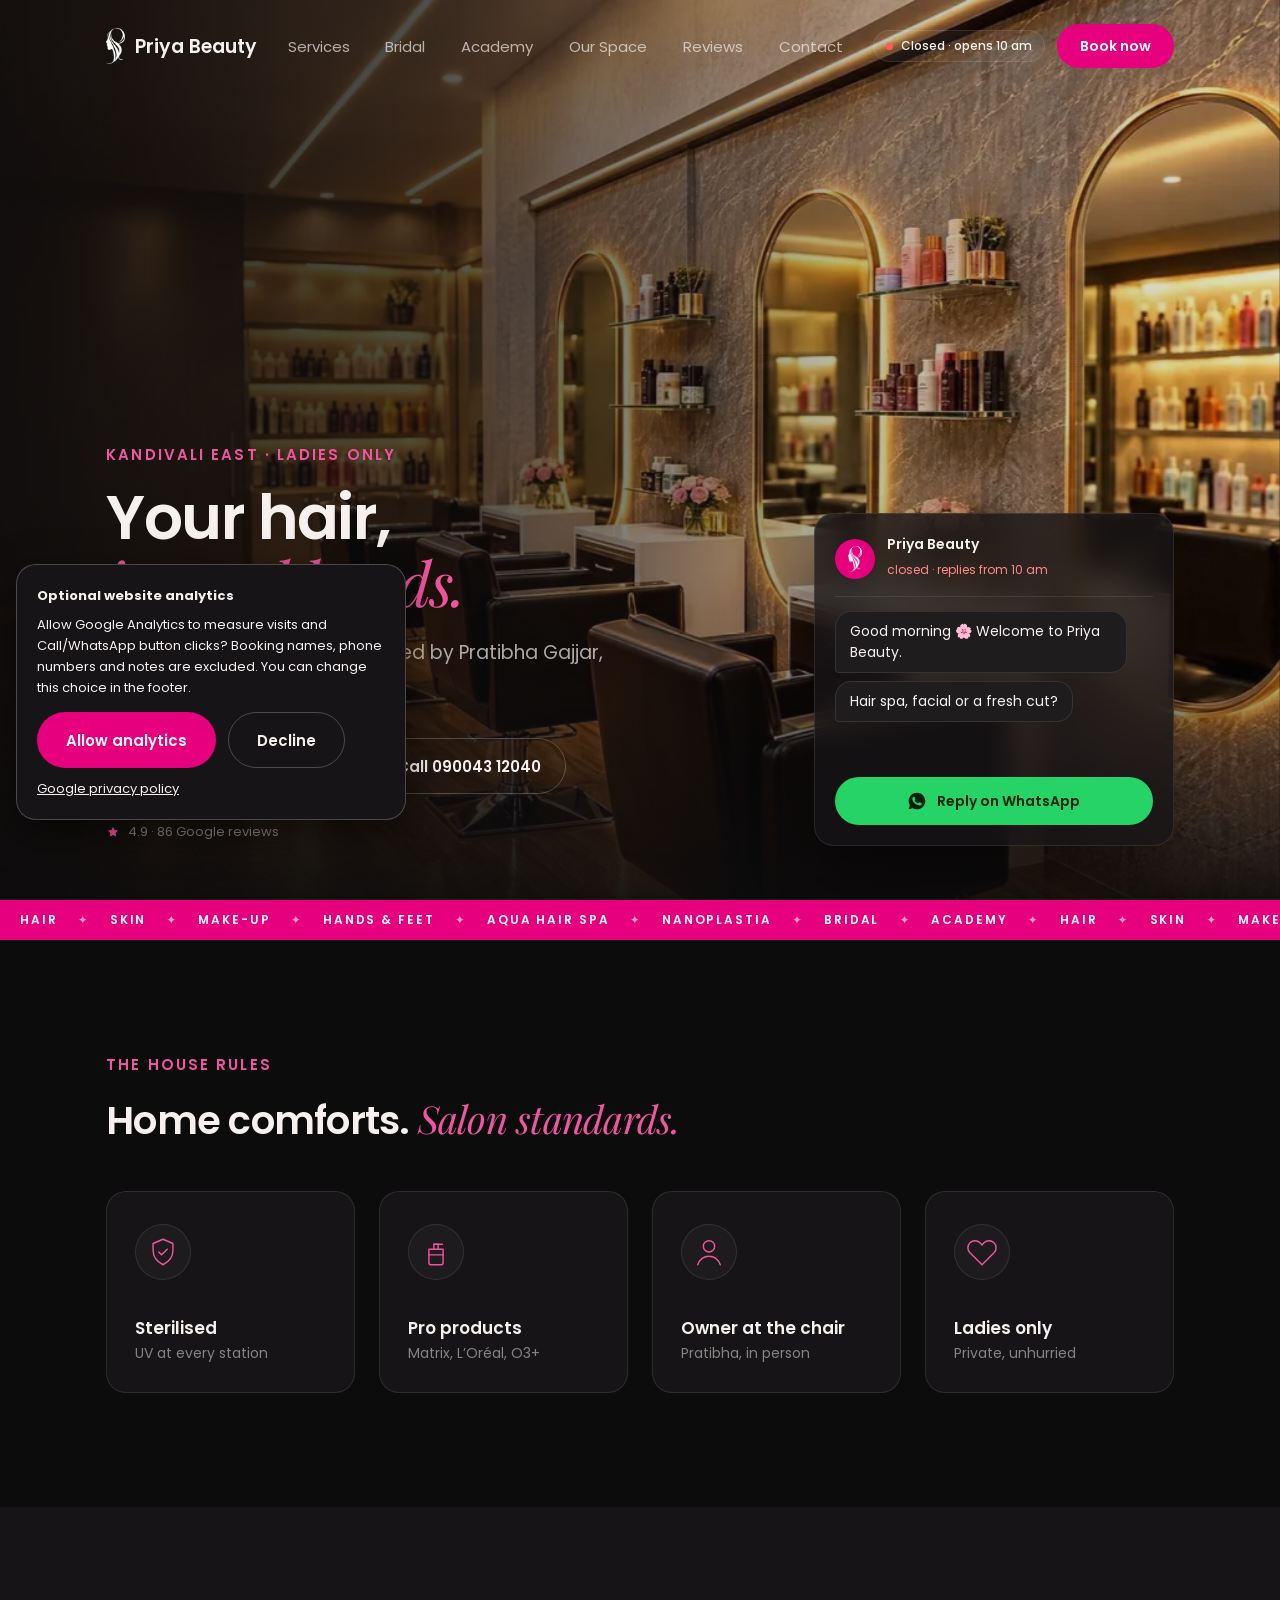
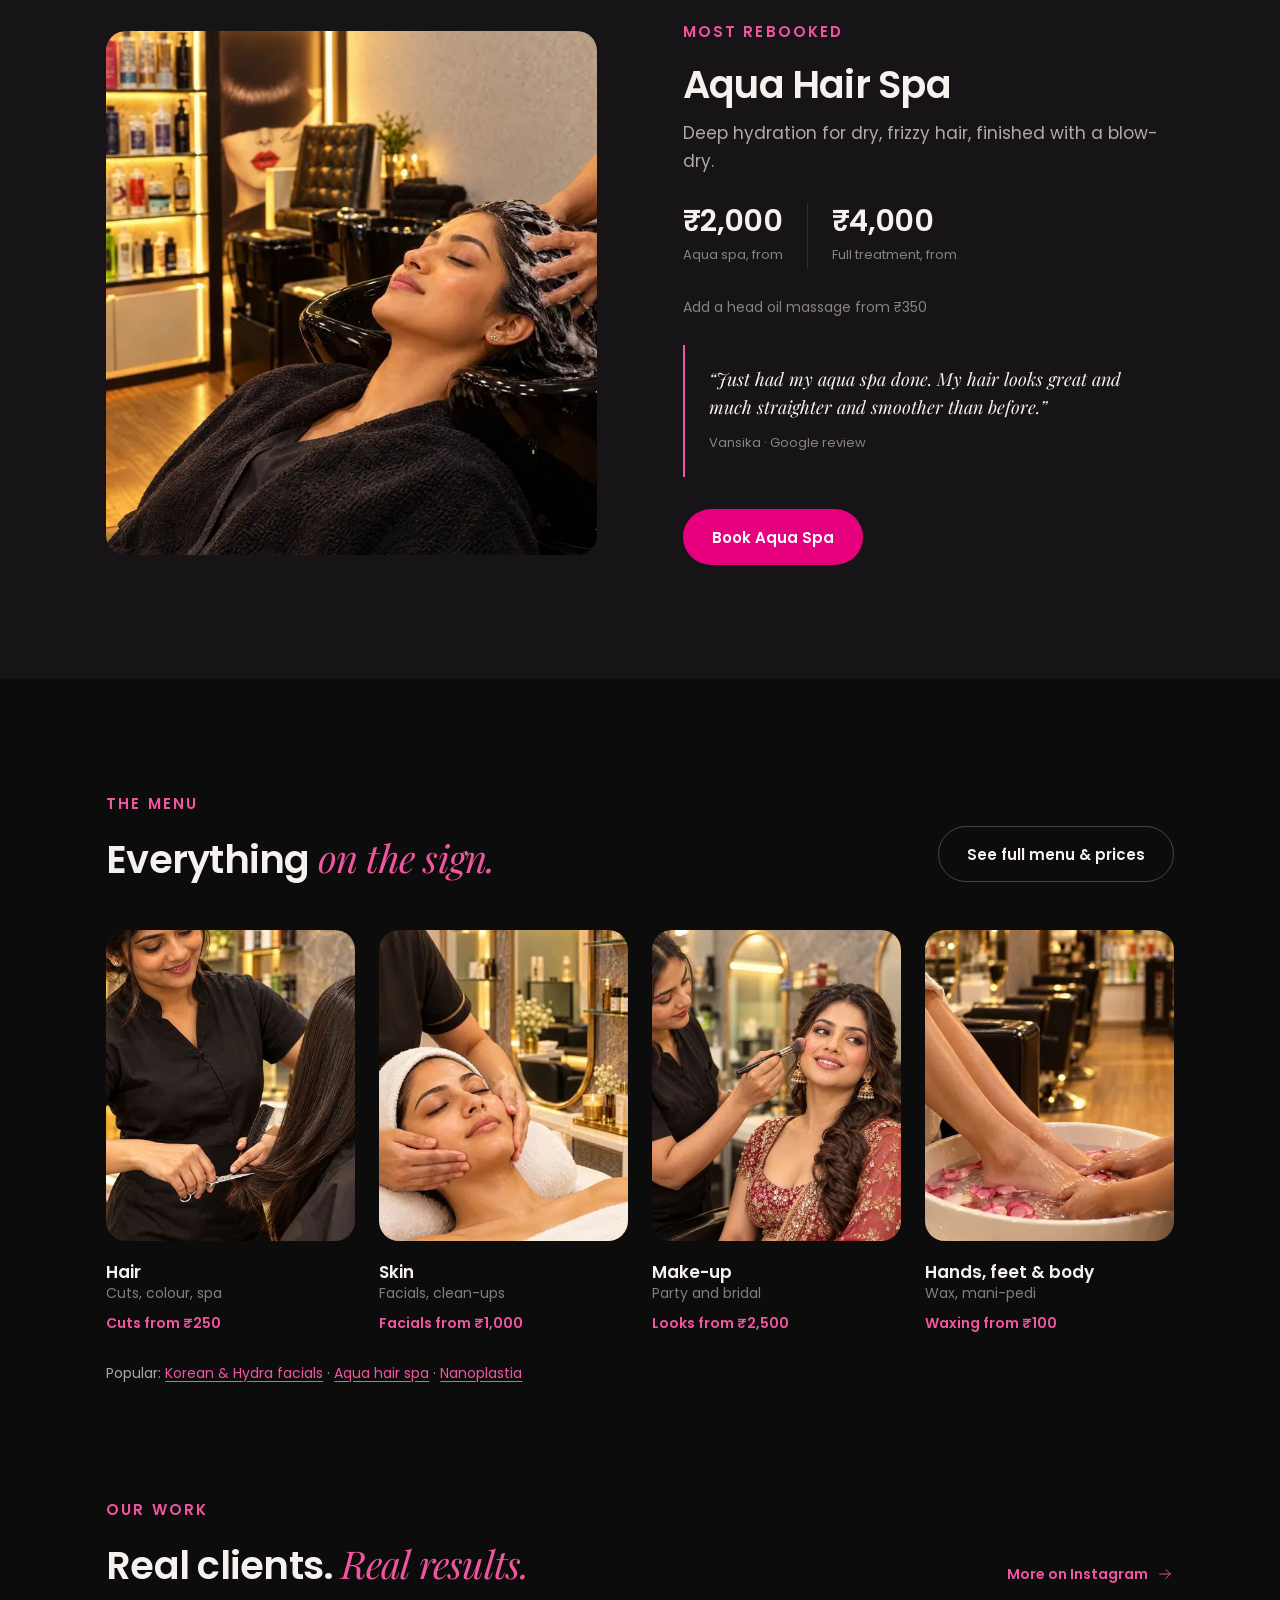
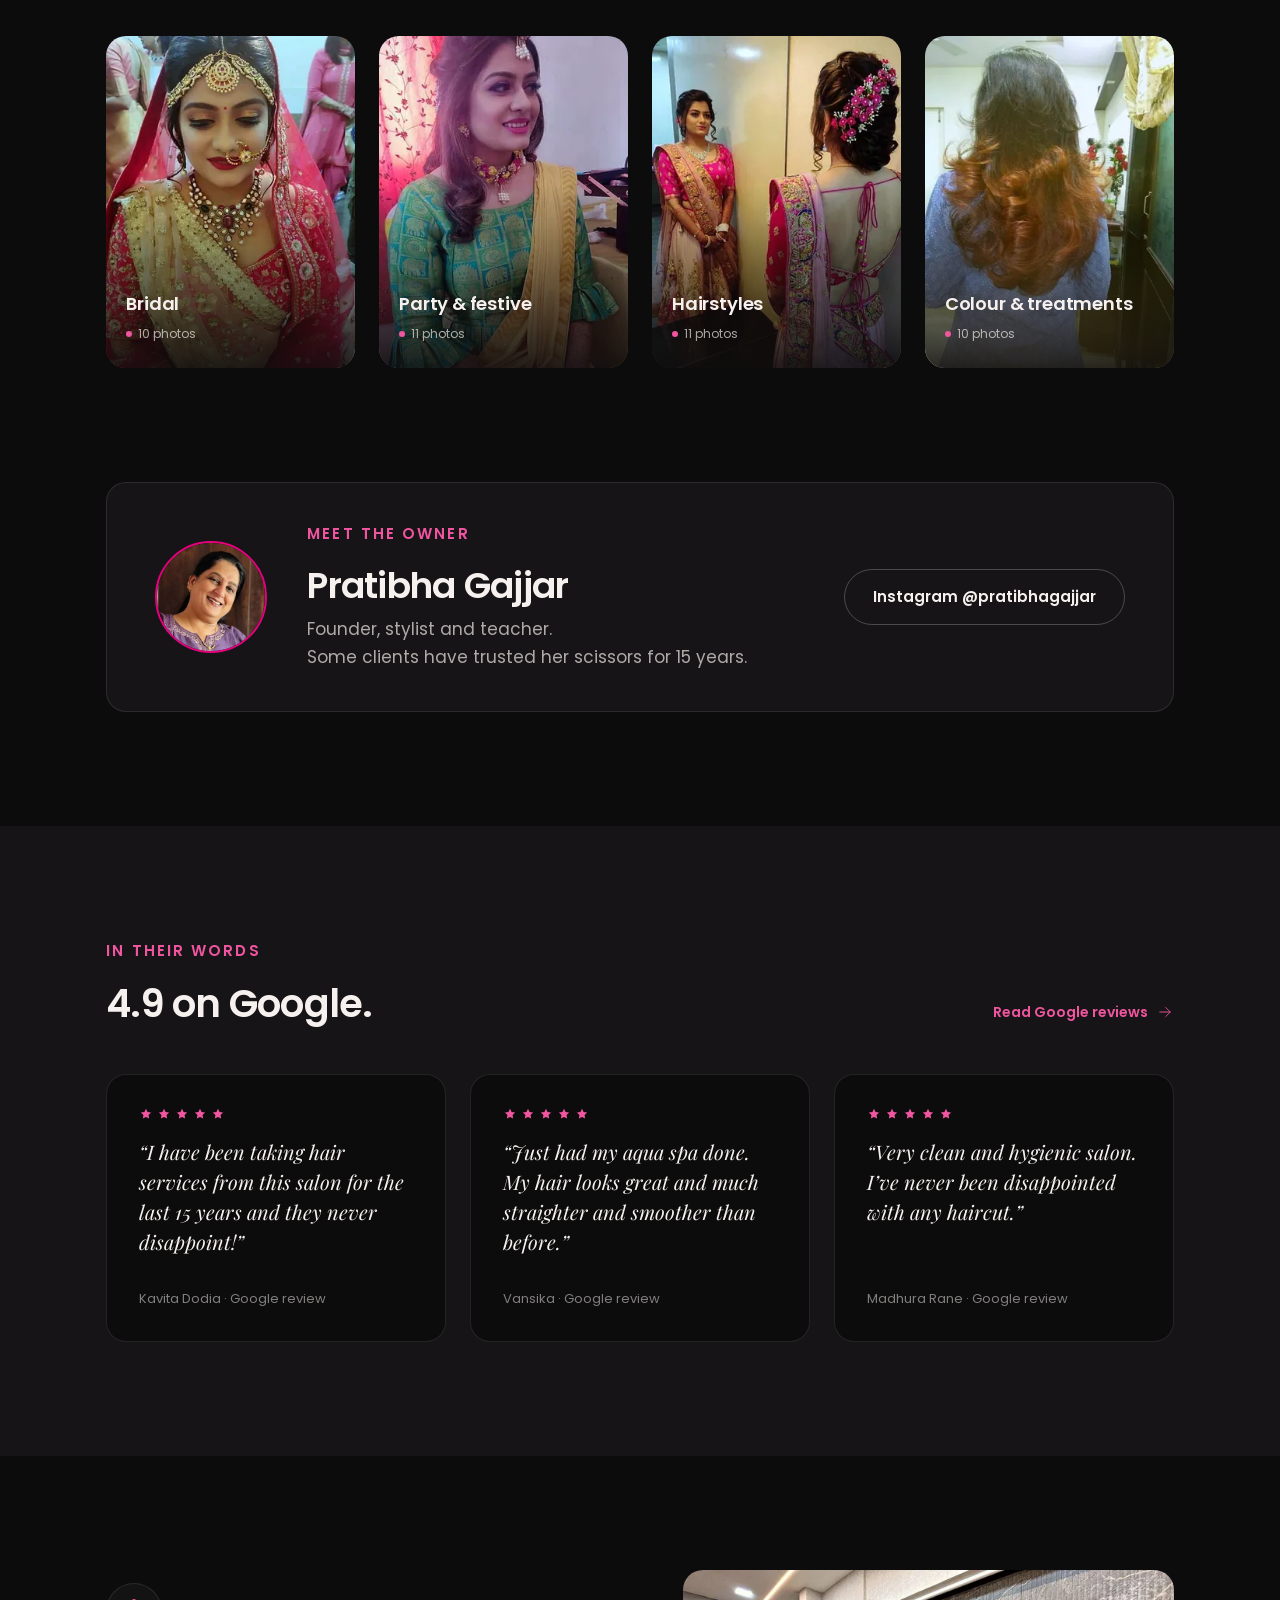
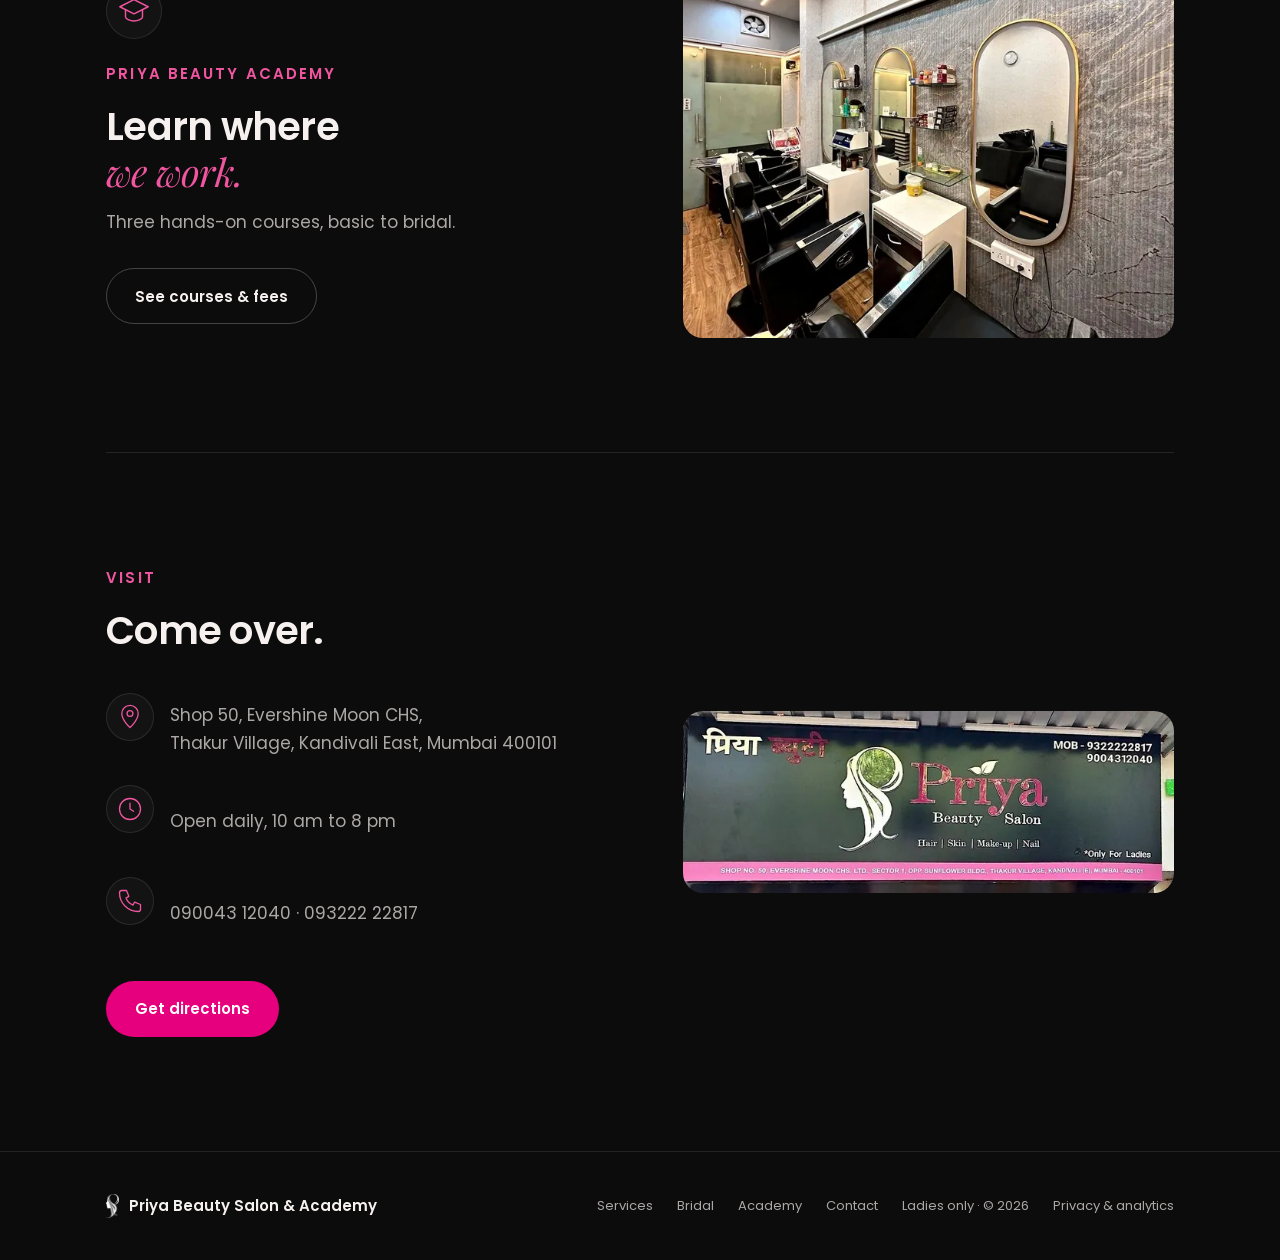
<file: index.html>
<!DOCTYPE html>
<html lang="en">
<head><meta name="google-site-verification" content="48HB4IqFTq9wkPZ6yhxOh67PEly3TupbKKYcDYG9CAs"><base href="./">
<meta charset="UTF-8">
<meta name="viewport" content="width=device-width, initial-scale=1.0">
<title>Ladies Salon in Thakur Village, Kandivali East | Priya Beauty</title>
<meta name="description" content="Priya Beauty Salon &amp; Academy in Thakur Village, Kandivali East. Haircuts, hair spa, facials and bridal make-up for ladies. Open daily, 10 am to 8 pm.">
<link rel="canonical" href="https://brunomulik24-prog.github.io/priyabeauty/">
<meta property="og:type" content="website">
<meta property="og:site_name" content="Priya Beauty Salon &amp; Academy">
<meta property="og:title" content="Ladies Salon in Thakur Village, Kandivali East | Priya Beauty">
<meta property="og:description" content="Priya Beauty Salon &amp; Academy in Thakur Village, Kandivali East. Haircuts, hair spa, facials and bridal make-up for ladies. Open daily, 10 am to 8 pm.">
<meta property="og:url" content="https://brunomulik24-prog.github.io/priyabeauty/">
<meta property="og:image" content="https://brunomulik24-prog.github.io/priyabeauty/images/og-cover.jpg">
<meta property="og:image:width" content="1200"><meta property="og:image:height" content="630">
<meta name="twitter:card" content="summary_large_image">
<script type="application/ld+json">{"@context": "https://schema.org", "@graph": [{"@context": "https://schema.org", "@type": "BeautySalon", "name": "Priya Beauty Salon", "image": "https://brunomulik24-prog.github.io/priyabeauty/images/og-cover.jpg", "url": "https://brunomulik24-prog.github.io/priyabeauty/", "telephone": "+919004312040", "email": "pratibhagajjar3@gmail.com", "priceRange": "₹₹", "address": {"@type": "PostalAddress", "streetAddress": "Shop No. 50, Evershine Moon CHS Ltd., Sector 1, opp. Sunflower Bldg., Thakur Village", "addressLocality": "Kandivali East, Mumbai", "addressRegion": "Maharashtra", "postalCode": "400101", "addressCountry": "IN"}, "geo": {"@type": "GeoCoordinates", "latitude": 19.2143631, "longitude": 72.8736069}, "openingHoursSpecification": [{"@type": "OpeningHoursSpecification", "dayOfWeek": ["Monday", "Tuesday", "Wednesday", "Thursday", "Friday", "Saturday", "Sunday"], "opens": "10:00", "closes": "20:00"}], "founder": {"@type": "Person", "name": "Pratibha Gajjar"}, "sameAs": ["https://www.instagram.com/pratibhagajjar/", "https://www.google.com/maps/place/Priya+Beauty+Salon/data=!4m2!3m1!1s0x0:0x7c0b6a25188f19e9"], "@id": "https://brunomulik24-prog.github.io/priyabeauty/#salon", "hasMap": "https://www.google.com/maps/place/Priya+Beauty+Salon/data=!4m2!3m1!1s0x0:0x7c0b6a25188f19e9"}, {"@type": "WebPage", "@id": "https://brunomulik24-prog.github.io/priyabeauty/#webpage", "url": "https://brunomulik24-prog.github.io/priyabeauty/", "name": "Ladies Salon in Thakur Village, Kandivali East | Priya Beauty", "description": "Priya Beauty Salon & Academy in Thakur Village, Kandivali East. Haircuts, hair spa, facials and bridal make-up for ladies. Open daily, 10 am to 8 pm.", "about": {"@id": "https://brunomulik24-prog.github.io/priyabeauty/#salon"}, "inLanguage": "en-IN"}]}</script>
<meta name="theme-color" content="#0d0c0d">
<link rel="icon" href="images/logo-mark-black.png">
<link rel="preconnect" href="https://fonts.googleapis.com">
<link rel="preconnect" href="https://fonts.gstatic.com" crossorigin>
<link href="https://fonts.googleapis.com/css2?family=Playfair+Display:ital,wght@0,400;0,500;1,400;1,500&amp;family=Poppins:wght@300;400;500;600&amp;display=swap" rel="stylesheet">
<link rel="stylesheet" href="assets/site.css?v=1518b052154a">
<script src="assets/analytics.js?v=5c1a5685b110" defer></script></head>
<body data-page="home" class="on-home">

<!-- ========== NAV ========== -->
<header class="nav" id="nav">
  <div class="wrap">
    <a href="./" class="brand" aria-label="Priya Beauty home"><img src="images/responsive/logo-mark-white-168.webp" alt="" width="324" height="609" decoding="async" srcset="images/responsive/logo-mark-white-56.webp 56w, images/responsive/logo-mark-white-112.webp 112w, images/responsive/logo-mark-white-168.webp 168w" sizes="36px"><b>Priya Beauty</b></a>
    <ul class="links">
      <li><a href="services/" data-r="services">Services</a></li>
      <li><a href="bridal/" data-r="bridal">Bridal</a></li>
      <li><a href="academy/" data-r="academy">Academy</a></li>
      <li><a href="space/" data-r="space">Our Space</a></li>
      <li><a href="reviews/" data-r="reviews">Reviews</a></li>
      <li><a href="contact/" data-r="contact">Contact</a></li>
    </ul>
    <div class="nav-r">
      <span class="status js-status nav-status"><span class="dot"></span><span class="js-status-txt long-t">Open daily 10 am to 8 pm</span><span class="js-status-short short-t">Open daily</span></span>
      <a href="contact/" class="btn btn-pink book">Book now</a>
      <button class="burger" aria-label="Open menu" aria-expanded="false" id="burger"><svg class="i" viewbox="0 0 24 24" aria-hidden="true"><path d="M4 7h16"></path><path d="M4 12h16"></path><path d="M4 17h16"></path></svg></button>
    </div>
  </div>
</header>

<div class="drawer" id="drawer" aria-hidden="true">
  <div class="drawer-top">
    <a href="./" class="brand"><img src="images/responsive/logo-mark-white-168.webp" alt="" width="324" height="609" decoding="async" srcset="images/responsive/logo-mark-white-56.webp 56w, images/responsive/logo-mark-white-112.webp 112w, images/responsive/logo-mark-white-168.webp 168w" sizes="36px"><b>Priya Beauty</b></a>
    <button class="x" id="drawerClose" aria-label="Close menu"><svg class="i" viewbox="0 0 24 24" aria-hidden="true"><path d="M6 6l12 12"></path><path d="M18 6L6 18"></path></svg></button>
  </div>
  <nav>
    <a href="./" data-r="home" class="on" aria-current="page">Home</a>
    <a href="services/" data-r="services">Services</a>
    <a href="bridal/" data-r="bridal">Bridal</a>
    <a href="academy/" data-r="academy">Academy</a>
    <a href="space/" data-r="space">Our Space</a>
    <a href="reviews/" data-r="reviews">Reviews</a>
    <a href="contact/" data-r="contact">Contact</a>
  </nav>
  <a href="https://wa.me/919004312040?text=Hi%20Priya%20Beauty%2C%20I%27d%20like%20to%20book%20an%20appointment." class="btn btn-pink btn-full js-wa" data-msg="Hi Priya Beauty, I&#x27;d like to book an appointment." target="_blank" rel="noopener"><svg viewbox="0 0 24 24" fill="currentColor" aria-hidden="true"><path d="M12 2a10 10 0 0 0-8.6 15.1L2 22l5-1.3A10 10 0 1 0 12 2zm5.3 14.1c-.2.6-1.3 1.2-1.8 1.2-.5.1-1 .2-3.3-.7-2.8-1.1-4.5-3.9-4.7-4.1-.1-.2-1.1-1.5-1.1-2.9s.7-2 1-2.3c.2-.3.5-.3.7-.3h.5c.2 0 .4 0 .6.5l.8 2c.1.2.1.4 0 .5l-.3.5-.4.4c-.1.1-.3.3-.1.6.2.3.7 1.2 1.6 1.9 1.1.9 2 1.2 2.3 1.4.3.1.5.1.6-.1l.9-1c.2-.3.4-.2.6-.1l1.9.9c.3.1.5.2.5.3.1.2.1.7-.1 1.3z"></path></svg>Book on WhatsApp</a>
</div>

<main><section class="page on" id="p-home" data-title="Ladies Salon in Thakur Village, Kandivali East | Priya Beauty">

  <!-- hero -->
  <div class="hero">
    <div class="hero-bg"><img src="images/responsive/hero-salon-1920.webp" alt="Inside Priya Beauty: oval mirrors on the stone wall, black styling chairs" fetchpriority="high" width="1920" height="1085" decoding="async" srcset="images/responsive/hero-salon-320.webp 320w, images/responsive/hero-salon-640.webp 640w, images/responsive/hero-salon-960.webp 960w, images/responsive/hero-salon-1280.webp 1280w, images/responsive/hero-salon-1920.webp 1920w" sizes="(max-width: 899px) max(100vw, 150vh), 100vw"></div>
    <div class="wrap hero-grid">
    <div class="hero-in">
      <div class="eyebrow">Kandivali East &middot; Ladies only</div>
      <h1 class="h1">Your hair,<br><span class="ac">in good hands.</span></h1>
      <p class="sub">Hair, skin, make-up and bridal. <span class="l2">Led by Pratibha Gajjar<span class="d-only">, who still takes the chair herself</span>.</span></p>
      <div class="cta-row">
        <a class="btn btn-pink js-wa" data-msg="Hi Priya Beauty, I&#x27;d like to book an appointment." href="https://wa.me/919004312040?text=Hi%20Priya%20Beauty%2C%20I%27d%20like%20to%20book%20an%20appointment." target="_blank" rel="noopener"><svg viewbox="0 0 24 24" fill="currentColor" aria-hidden="true"><path d="M12 2a10 10 0 0 0-8.6 15.1L2 22l5-1.3A10 10 0 1 0 12 2zm5.3 14.1c-.2.6-1.3 1.2-1.8 1.2-.5.1-1 .2-3.3-.7-2.8-1.1-4.5-3.9-4.7-4.1-.1-.2-1.1-1.5-1.1-2.9s.7-2 1-2.3c.2-.3.5-.3.7-.3h.5c.2 0 .4 0 .6.5l.8 2c.1.2.1.4 0 .5l-.3.5-.4.4c-.1.1-.3.3-.1.6.2.3.7 1.2 1.6 1.9 1.1.9 2 1.2 2.3 1.4.3.1.5.1.6-.1l.9-1c.2-.3.4-.2.6-.1l1.9.9c.3.1.5.2.5.3.1.2.1.7-.1 1.3z"></path></svg>Book on WhatsApp</a>
        <a class="btn btn-ghost" href="tel:+919004312040"><svg class="i" viewbox="0 0 24 24" aria-hidden="true"><path d="M5 3h4l2 5-2.5 1.5a11 11 0 0 0 6 6L16 13l5 2v4a2 2 0 0 1-2 2A16 16 0 0 1 3 5a2 2 0 0 1 2-2z"></path></svg><span class="m-only">Call</span><span class="d-only">Call 090043 12040</span></a>
      </div>
      <a class="rating" href="reviews/"><svg viewbox="0 0 24 24" aria-hidden="true"><path d="M12 3l2.7 5.6 6.1.9-4.4 4.3 1 6.1L12 17l-5.4 2.9 1-6.1L3.2 9.5l6.1-.9z"></path></svg>4.9 &middot; 86 Google reviews</a>
    </div>
    <div class="chat" aria-label="Welcome message">
      <div class="chat-head">
        <div class="chat-av"><img src="images/responsive/logo-mark-white-168.webp" alt="" width="324" height="609" decoding="async" srcset="images/responsive/logo-mark-white-56.webp 56w, images/responsive/logo-mark-white-112.webp 112w, images/responsive/logo-mark-white-168.webp 168w" sizes="36px"></div>
        <div><b>Priya Beauty</b><small class="js-status-mini">online</small></div>
      </div>
      <div class="bubbles" id="bubbles" aria-live="polite"></div>
      <a class="btn btn-wa btn-full js-wa" data-msg="Hi Priya Beauty! I&#x27;d like to know about today&#x27;s slots." href="https://wa.me/919004312040?text=Hi%20Priya%20Beauty%21%20I%27d%20like%20to%20know%20about%20today%27s%20slots." target="_blank" rel="noopener"><svg viewbox="0 0 24 24" fill="currentColor" aria-hidden="true"><path d="M12 2a10 10 0 0 0-8.6 15.1L2 22l5-1.3A10 10 0 1 0 12 2zm5.3 14.1c-.2.6-1.3 1.2-1.8 1.2-.5.1-1 .2-3.3-.7-2.8-1.1-4.5-3.9-4.7-4.1-.1-.2-1.1-1.5-1.1-2.9s.7-2 1-2.3c.2-.3.5-.3.7-.3h.5c.2 0 .4 0 .6.5l.8 2c.1.2.1.4 0 .5l-.3.5-.4.4c-.1.1-.3.3-.1.6.2.3.7 1.2 1.6 1.9 1.1.9 2 1.2 2.3 1.4.3.1.5.1.6-.1l.9-1c.2-.3.4-.2.6-.1l1.9.9c.3.1.5.2.5.3.1.2.1.7-.1 1.3z"></path></svg>Reply on WhatsApp</a>
    </div>
    </div>
  </div>

  <!-- services strip -->
  <div class="mq" aria-hidden="true"><div class="mq-t"><span>Hair</span><span class="s">&#10022;</span><span>Skin</span><span class="s">&#10022;</span><span>Make-up</span><span class="s">&#10022;</span><span>Hands &amp; feet</span><span class="s">&#10022;</span><span>Aqua Hair Spa</span><span class="s">&#10022;</span><span>Nanoplastia</span><span class="s">&#10022;</span><span>Bridal</span><span class="s">&#10022;</span><span>Academy</span><span class="s">&#10022;</span><span>Hair</span><span class="s">&#10022;</span><span>Skin</span><span class="s">&#10022;</span><span>Make-up</span><span class="s">&#10022;</span><span>Hands &amp; feet</span><span class="s">&#10022;</span><span>Aqua Hair Spa</span><span class="s">&#10022;</span><span>Nanoplastia</span><span class="s">&#10022;</span><span>Bridal</span><span class="s">&#10022;</span><span>Academy</span><span class="s">&#10022;</span></div></div>

  <!-- house rules -->
  <section class="sec">
    <div class="wrap">
      <div class="eyebrow reveal">The house rules</div>
      <h2 class="h2 reveal">Home comforts. <span class="ac l2">Salon standards.</span></h2>
      <div class="tiles">
        <div class="tile reveal"><span class="ring"><svg class="i" viewbox="0 0 24 24" aria-hidden="true"><path d="M12 3l7 3v5c0 4.5-3 8-7 10-4-2-7-5.5-7-10V6z"></path><path d="M9 12l2 2 4-4"></path></svg></span><h3>Sterilised</h3><p>UV at every station</p></div>
        <div class="tile reveal"><span class="ring"><svg class="i" viewbox="0 0 24 24" aria-hidden="true"><path d="M7 10h10v9.5a1.5 1.5 0 0 1-1.5 1.5h-7A1.5 1.5 0 0 1 7 19.5z"></path><path d="M10.5 10V6.5h3V10"></path><path d="M10.5 6.5h6"></path><path d="M7 14h10"></path></svg></span><h3>Pro products</h3><p>Matrix, L&rsquo;Or&eacute;al, O3+</p></div>
        <div class="tile reveal"><span class="ring"><svg class="i" viewbox="0 0 24 24" aria-hidden="true"><circle cx="12" cy="8" r="4"></circle><path d="M4 21c1.6-4 4.6-6 8-6s6.4 2 8 6"></path></svg></span><h3>Owner at the chair</h3><p>Pratibha, in person</p></div>
        <div class="tile reveal"><span class="ring"><svg class="i" viewbox="0 0 24 24" aria-hidden="true"><path d="M20.5 5.5a5 5 0 0 0-7.1 0L12 7l-1.4-1.5a5 5 0 0 0-7.1 7.1L12 21l8.5-8.4a5 5 0 0 0 0-7.1z"></path></svg></span><h3>Ladies only</h3><p>Private, unhurried</p></div>
      </div>
    </div>
  </section>

  <!-- signature -->
  <section class="sec alt">
    <div class="wrap sig">
      <div class="sig-photo reveal"><img src="images/responsive/aqua-spa-1200.webp" alt="Client relaxing at the wash basin during an Aqua Hair Spa" loading="lazy" width="1200" height="1500" decoding="async" srcset="images/responsive/aqua-spa-320.webp 320w, images/responsive/aqua-spa-640.webp 640w, images/responsive/aqua-spa-960.webp 960w, images/responsive/aqua-spa-1200.webp 1200w" sizes="(min-width: 900px) 600px, calc(100vw - 48px)"></div>
      <div>
        <div class="eyebrow reveal">Most rebooked</div>
        <h2 class="h2 reveal">Aqua Hair Spa</h2>
        <p class="lead reveal">Deep hydration for dry, frizzy hair, finished with a blow-dry.</p>
        <div class="prices reveal">
          <div><b>&#8377;2,000</b><small>Aqua spa, from</small></div>
          <div><b>&#8377;4,000</b><small>Full treatment, from</small></div>
        </div>
        <p class="addon reveal">Add a head oil massage from &#8377;350</p>
        <div class="quote reveal"><p>&ldquo;Just had my aqua spa done. My hair looks great and much straighter and smoother than before.&rdquo;</p><small>Vansika &middot; Google review</small></div>
        <a class="btn btn-pink js-wa reveal sig-btn" data-msg="Hi! I&#x27;d like to book an Aqua Hair Spa." href="https://wa.me/919004312040?text=Hi%21%20I%27d%20like%20to%20book%20an%20Aqua%20Hair%20Spa." target="_blank" rel="noopener">Book Aqua Spa</a>
      </div>
    </div>
  </section>

  <!-- menu -->
  <section class="sec">
    <div class="wrap">
      <div class="row-head">
        <div><div class="eyebrow reveal">The menu</div><h2 class="h2 reveal">Everything <span class="ac l2">on the sign.</span></h2></div>
        <a href="services/" class="btn btn-ghost">See full menu &amp; prices</a>
      </div>
      <div class="cards">
        <a href="services/?c=hair" class="card reveal"><div class="card-img"><img src="images/responsive/svc-hair-900.webp" alt="Stylist cutting long hair" loading="lazy" width="900" height="675" decoding="async" srcset="images/responsive/svc-hair-320.webp 320w, images/responsive/svc-hair-640.webp 640w, images/responsive/svc-hair-900.webp 900w" sizes="(min-width: 900px) 600px, calc(100vw - 48px)"></div><h3>Hair</h3><p>Cuts, colour, spa</p><span class="from">Cuts from &#8377;250</span></a>
        <a href="services/?c=skin" class="card reveal"><div class="card-img"><img src="images/responsive/svc-skin-900.webp" alt="Client during a facial" loading="lazy" width="900" height="675" decoding="async" srcset="images/responsive/svc-skin-320.webp 320w, images/responsive/svc-skin-640.webp 640w, images/responsive/svc-skin-900.webp 900w" sizes="(min-width: 900px) 600px, calc(100vw - 48px)"></div><h3>Skin</h3><p>Facials, clean-ups</p><span class="from">Facials from &#8377;1,000</span></a>
        <a href="services/?c=makeup" class="card reveal"><div class="card-img"><img src="images/responsive/svc-makeup-900.webp" alt="Make-up artist finishing a festive look" loading="lazy" width="900" height="675" decoding="async" srcset="images/responsive/svc-makeup-320.webp 320w, images/responsive/svc-makeup-640.webp 640w, images/responsive/svc-makeup-900.webp 900w" sizes="(min-width: 900px) 600px, calc(100vw - 48px)"></div><h3>Make-up</h3><p>Party and bridal</p><span class="from">Looks from &#8377;2,500</span></a>
        <a href="services/?c=nails" class="card reveal"><div class="card-img"><img src="images/responsive/svc-body-900.webp" alt="Pedicure bowl with rose petals" loading="lazy" width="900" height="675" decoding="async" srcset="images/responsive/svc-body-320.webp 320w, images/responsive/svc-body-640.webp 640w, images/responsive/svc-body-900.webp 900w" sizes="(min-width: 900px) 600px, calc(100vw - 48px)"></div><h3>Hands, feet &amp; body</h3><p>Wax, mani-pedi</p><span class="from">Waxing from &#8377;100</span></a>
      </div>
      <p class="popular reveal">Popular: <a href="facials/">Korean &amp; Hydra facials</a> <span aria-hidden="true">&middot;</span> <a href="hair-spa/">Aqua hair spa</a> <span aria-hidden="true">&middot;</span> <a href="nanoplastia/">Nanoplastia</a></p>
      <a href="services/" class="btn btn-ghost btn-full after-btn">See full menu &amp; prices</a>
    </div>
  </section>

  <!-- our work: appears automatically once the photos are added -->
  <section class="sec" id="work" style="padding-top:0">
    <div class="wrap">
      <div class="row-head">
        <div><div class="eyebrow reveal">Our work</div><h2 class="h2 reveal">Real clients. <span class="ac l2">Real results.</span></h2></div>
        <a href="https://www.instagram.com/pratibhagajjar/" target="_blank" rel="noopener" class="txt-link">More on Instagram <svg class="i" viewbox="0 0 24 24" aria-hidden="true"><path d="M5 12h14"></path><path d="M13 6l6 6-6 6"></path></svg></a>
      </div>
      <div class="cats" id="cats"><button class="cat reveal" data-cat="0" aria-label="Open Bridal slideshow, 10 photos"><img src="images/work/responsive/bridal-01-540.webp" alt="" loading="lazy" width="540" height="960" decoding="async" srcset="images/work/responsive/bridal-01-320.webp 320w, images/work/responsive/bridal-01-540.webp 540w" sizes="(min-width: 900px) 300px, calc(100vw - 48px)"><span class="ct"><b>Bridal</b><small>10 photos</small></span></button><button class="cat reveal" data-cat="1" aria-label="Open Party &amp; festive slideshow, 11 photos"><img src="images/work/responsive/party-01-540.webp" alt="" loading="lazy" width="540" height="960" decoding="async" srcset="images/work/responsive/party-01-320.webp 320w, images/work/responsive/party-01-540.webp 540w" sizes="(min-width: 900px) 300px, calc(100vw - 48px)"><span class="ct"><b>Party &amp; festive</b><small>11 photos</small></span></button><button class="cat reveal" data-cat="2" aria-label="Open Hairstyles slideshow, 11 photos"><img src="images/work/responsive/hair-01-540.webp" alt="" loading="lazy" width="540" height="960" decoding="async" srcset="images/work/responsive/hair-01-320.webp 320w, images/work/responsive/hair-01-540.webp 540w" sizes="(min-width: 900px) 300px, calc(100vw - 48px)"><span class="ct"><b>Hairstyles</b><small>11 photos</small></span></button><button class="cat reveal" data-cat="3" aria-label="Open Colour &amp; treatments slideshow, 10 photos"><img src="images/work/responsive/colour-01-900.webp" alt="" loading="lazy" width="900" height="1200" decoding="async" srcset="images/work/responsive/colour-01-320.webp 320w, images/work/responsive/colour-01-640.webp 640w, images/work/responsive/colour-01-900.webp 900w" sizes="(min-width: 900px) 300px, calc(100vw - 48px)"><span class="ct"><b>Colour &amp; treatments</b><small>10 photos</small></span></button></div>
      <div class="center after-btn"><a href="https://www.instagram.com/pratibhagajjar/" target="_blank" rel="noopener" class="txt-link">More on Instagram <svg class="i" viewbox="0 0 24 24" aria-hidden="true"><path d="M5 12h14"></path><path d="M13 6l6 6-6 6"></path></svg></a></div>
    </div>
  </section>

  <!-- owner -->
  <section class="sec" style="padding-top:0">
    <div class="wrap">
      <div class="owner reveal">
        <div class="owner-mark"><img src="images/responsive/pratibha-480.webp" alt="Pratibha Gajjar" width="480" height="480" decoding="async" srcset="images/responsive/pratibha-320.webp 320w, images/responsive/pratibha-480.webp 480w" sizes="(min-width: 900px) 240px, 180px" loading="lazy"></div>
        <div class="mid">
          <div class="eyebrow">Meet the owner</div>
          <div class="name">Pratibha Gajjar</div>
          <p>Founder, stylist and teacher.<br>Some clients have trusted her scissors for 15&nbsp;years.</p>
          <a class="txt-link" href="https://www.instagram.com/pratibhagajjar/" target="_blank" rel="noopener">Instagram @pratibhagajjar</a>
        </div>
        <a class="btn btn-ghost" href="https://www.instagram.com/pratibhagajjar/" target="_blank" rel="noopener">Instagram @pratibhagajjar</a>
      </div>
    </div>
  </section>

  <!-- reviews -->
  <section class="sec alt">
    <div class="wrap">
      <div class="row-head">
        <div><div class="eyebrow reveal">In their words</div><h2 class="h2 reveal">4.9 on Google.</h2></div>
        <a href="reviews/" class="txt-link">Read Google reviews <svg class="i" viewbox="0 0 24 24" aria-hidden="true"><path d="M5 12h14"></path><path d="M13 6l6 6-6 6"></path></svg></a>
      </div>
      <div class="rv-track reveal" id="rvTrack">
        <article class="rv"><div class="rv-stars"><svg viewbox="0 0 24 24" aria-hidden="true"><path d="M12 3l2.7 5.6 6.1.9-4.4 4.3 1 6.1L12 17l-5.4 2.9 1-6.1L3.2 9.5l6.1-.9z"></path></svg><svg viewbox="0 0 24 24" aria-hidden="true"><path d="M12 3l2.7 5.6 6.1.9-4.4 4.3 1 6.1L12 17l-5.4 2.9 1-6.1L3.2 9.5l6.1-.9z"></path></svg><svg viewbox="0 0 24 24" aria-hidden="true"><path d="M12 3l2.7 5.6 6.1.9-4.4 4.3 1 6.1L12 17l-5.4 2.9 1-6.1L3.2 9.5l6.1-.9z"></path></svg><svg viewbox="0 0 24 24" aria-hidden="true"><path d="M12 3l2.7 5.6 6.1.9-4.4 4.3 1 6.1L12 17l-5.4 2.9 1-6.1L3.2 9.5l6.1-.9z"></path></svg><svg viewbox="0 0 24 24" aria-hidden="true"><path d="M12 3l2.7 5.6 6.1.9-4.4 4.3 1 6.1L12 17l-5.4 2.9 1-6.1L3.2 9.5l6.1-.9z"></path></svg></div><q>I have been taking hair services from this salon for the last 15 years and they never disappoint!</q><p class="small">Kavita Dodia &middot; Google review</p></article>
        <article class="rv"><div class="rv-stars"><svg viewbox="0 0 24 24" aria-hidden="true"><path d="M12 3l2.7 5.6 6.1.9-4.4 4.3 1 6.1L12 17l-5.4 2.9 1-6.1L3.2 9.5l6.1-.9z"></path></svg><svg viewbox="0 0 24 24" aria-hidden="true"><path d="M12 3l2.7 5.6 6.1.9-4.4 4.3 1 6.1L12 17l-5.4 2.9 1-6.1L3.2 9.5l6.1-.9z"></path></svg><svg viewbox="0 0 24 24" aria-hidden="true"><path d="M12 3l2.7 5.6 6.1.9-4.4 4.3 1 6.1L12 17l-5.4 2.9 1-6.1L3.2 9.5l6.1-.9z"></path></svg><svg viewbox="0 0 24 24" aria-hidden="true"><path d="M12 3l2.7 5.6 6.1.9-4.4 4.3 1 6.1L12 17l-5.4 2.9 1-6.1L3.2 9.5l6.1-.9z"></path></svg><svg viewbox="0 0 24 24" aria-hidden="true"><path d="M12 3l2.7 5.6 6.1.9-4.4 4.3 1 6.1L12 17l-5.4 2.9 1-6.1L3.2 9.5l6.1-.9z"></path></svg></div><q>Just had my aqua spa done. My hair looks great and much straighter and smoother than before.</q><p class="small">Vansika &middot; Google review</p></article>
        <article class="rv"><div class="rv-stars"><svg viewbox="0 0 24 24" aria-hidden="true"><path d="M12 3l2.7 5.6 6.1.9-4.4 4.3 1 6.1L12 17l-5.4 2.9 1-6.1L3.2 9.5l6.1-.9z"></path></svg><svg viewbox="0 0 24 24" aria-hidden="true"><path d="M12 3l2.7 5.6 6.1.9-4.4 4.3 1 6.1L12 17l-5.4 2.9 1-6.1L3.2 9.5l6.1-.9z"></path></svg><svg viewbox="0 0 24 24" aria-hidden="true"><path d="M12 3l2.7 5.6 6.1.9-4.4 4.3 1 6.1L12 17l-5.4 2.9 1-6.1L3.2 9.5l6.1-.9z"></path></svg><svg viewbox="0 0 24 24" aria-hidden="true"><path d="M12 3l2.7 5.6 6.1.9-4.4 4.3 1 6.1L12 17l-5.4 2.9 1-6.1L3.2 9.5l6.1-.9z"></path></svg><svg viewbox="0 0 24 24" aria-hidden="true"><path d="M12 3l2.7 5.6 6.1.9-4.4 4.3 1 6.1L12 17l-5.4 2.9 1-6.1L3.2 9.5l6.1-.9z"></path></svg></div><q>Very clean and hygienic salon. I&rsquo;ve never been disappointed with any haircut.</q><p class="small">Madhura Rane &middot; Google review</p></article>
      </div>
      <div class="dots" id="rvDots" role="group" aria-label="Choose a review">
        <button class="on" aria-label="Review 1" aria-pressed="true" aria-controls="rvTrack"></button><button aria-label="Review 2" aria-pressed="false" aria-controls="rvTrack"></button><button aria-label="Review 3" aria-pressed="false" aria-controls="rvTrack"></button>
      </div>
      <div class="center rv-more"><a href="reviews/" class="txt-link">Read Google reviews</a></div>
    </div>
  </section>

  <!-- academy -->
  <section class="sec">
    <div class="wrap split">
      <div>
        <span class="ring reveal"><svg class="i" viewbox="0 0 24 24" aria-hidden="true"><path d="M2 9l10-5 10 5-10 5z"></path><path d="M6 11v5c0 1.5 3 3 6 3s6-1.5 6-3v-5"></path></svg></span>
        <div class="eyebrow reveal">Priya Beauty Academy</div>
        <h2 class="h2 reveal">Learn where<br><span class="ac">we work.</span></h2>
        <p class="lead reveal">Three hands-on courses, basic to bridal.</p>
        <a href="academy/" class="btn btn-ghost reveal acad-btn">See courses &amp; fees</a>
      </div>
      <div class="ph reveal"><img src="images/responsive/mirrors-brass-1600.webp" alt="Styling stations with oval mirrors on the stone wall" loading="lazy" width="1600" height="1200" decoding="async" srcset="images/responsive/mirrors-brass-320.webp 320w, images/responsive/mirrors-brass-640.webp 640w, images/responsive/mirrors-brass-960.webp 960w, images/responsive/mirrors-brass-1280.webp 1280w, images/responsive/mirrors-brass-1600.webp 1600w" sizes="(min-width: 900px) 600px, calc(100vw - 48px)"></div>
    </div>
  </section>

  <!-- visit -->
  <div class="wrap hr"></div>
  <section class="sec">
    <div class="wrap split">
      <div>
        <div class="eyebrow reveal">Visit</div>
        <h2 class="h2 reveal">Come over.</h2>
        <div class="rows">
          <a class="reveal" href="https://www.google.com/maps/place/Priya+Beauty+Salon/data=!4m2!3m1!1s0x0:0x7c0b6a25188f19e9" target="_blank" rel="noopener"><span class="ring"><svg class="i" viewbox="0 0 24 24" aria-hidden="true"><path d="M12 21s7-6.2 7-12a7 7 0 0 0-14 0c0 5.8 7 12 7 12z"></path><circle cx="12" cy="9" r="2.5"></circle></svg></span><span>Shop 50, Evershine Moon CHS,<br>Thakur Village, Kandivali East<span class="d-only">, Mumbai 400101</span></span></a>
          <div class="reveal"><span class="ring"><svg class="i" viewbox="0 0 24 24" aria-hidden="true"><circle cx="12" cy="12" r="9"></circle><path d="M12 7v5l3 2"></path></svg></span><span>Open daily, 10 am to 8 pm</span></div>
          <a class="reveal" href="tel:+919004312040"><span class="ring"><svg class="i" viewbox="0 0 24 24" aria-hidden="true"><path d="M5 3h4l2 5-2.5 1.5a11 11 0 0 0 6 6L16 13l5 2v4a2 2 0 0 1-2 2A16 16 0 0 1 3 5a2 2 0 0 1 2-2z"></path></svg></span><span>090043 12040<span class="d-only"> &middot; 093222 22817</span></span></a>
        </div>
        <a class="btn btn-pink reveal visit-btn" href="https://www.google.com/maps/place/Priya+Beauty+Salon/data=!4m2!3m1!1s0x0:0x7c0b6a25188f19e9" target="_blank" rel="noopener">Get directions</a>
      </div>
      <div class="ph sign reveal"><img src="images/responsive/signboard-1198.webp" alt="The Priya Beauty signboard outside the salon" loading="lazy" width="1198" height="444" decoding="async" srcset="images/responsive/signboard-320.webp 320w, images/responsive/signboard-640.webp 640w, images/responsive/signboard-960.webp 960w, images/responsive/signboard-1198.webp 1198w" sizes="(min-width: 900px) 600px, calc(100vw - 48px)"></div>
    </div>
  </section>
</section></main>

<footer>
  <div class="wrap ft">
    <a href="./" class="brand"><img src="images/responsive/logo-mark-white-168.webp" alt="" width="324" height="609" decoding="async" srcset="images/responsive/logo-mark-white-56.webp 56w, images/responsive/logo-mark-white-112.webp 112w, images/responsive/logo-mark-white-168.webp 168w" sizes="36px"><b>Priya Beauty Salon &amp; Academy</b></a>
    <div class="ft-links">
      <a href="services/">Services</a><a href="bridal/">Bridal</a><a href="academy/">Academy</a><a href="contact/">Contact</a>
      <span>Ladies only &middot; &copy; <span id="yr">2026</span></span>
    </div>
  </div>
</footer>

<!-- floating ask -->
<div class="ask-panel" id="askPanel" role="dialog" aria-label="Quick questions">
  <h2>Quick question?</h2>
  <p>Tap one. WhatsApp opens with it ready to send.</p>
  <div class="qs">
    <a href="https://wa.me/919004312040?text=Hi%21%20Do%20you%20have%20a%20slot%20available%20today%3F" class="js-wa" data-msg="Hi! Do you have a slot available today?" target="_blank" rel="noopener">Any slot free today?</a>
    <a href="https://wa.me/919004312040?text=Hi%21%20I%27d%20like%20to%20book%20an%20Aqua%20Hair%20Spa.%20My%20hair%20length%20is%3A%20" class="js-wa" data-msg="Hi! I&#x27;d like to book an Aqua Hair Spa. My hair length is: " target="_blank" rel="noopener">Book Aqua Hair Spa</a>
    <a href="https://wa.me/919004312040?text=Hi%21%20I%27d%20like%20to%20know%20which%20suits%20my%20hair%3A%20Botox%20treatment%20or%20Nanoplastia." class="js-wa" data-msg="Hi! I&#x27;d like to know which suits my hair: Botox treatment or Nanoplastia." target="_blank" rel="noopener">Botox or Nanoplastia?</a>
    <a href="https://wa.me/919004312040?text=Hi%21%20I%27m%20interested%20in%20your%20bridal%20make-up.%20Can%20you%20share%20packages%3F" class="js-wa" data-msg="Hi! I&#x27;m interested in your bridal make-up. Can you share packages?" target="_blank" rel="noopener">Bridal packages</a>
    <a href="https://wa.me/919004312040?text=Hi%21%20I%27d%20like%20details%20of%20the%20next%20academy%20batch." class="js-wa" data-msg="Hi! I&#x27;d like details of the next academy batch." target="_blank" rel="noopener">Next academy batch</a>
  </div>
</div>
<button class="ask-fab" id="askFab" aria-label="Ask the salon a question" aria-expanded="false" aria-controls="askPanel">
  <i><svg viewbox="0 0 24 24" fill="currentColor"><path d="M12 2a10 10 0 0 0-8.6 15.1L2 22l5-1.3A10 10 0 1 0 12 2z"></path></svg></i><b>Ask us</b>
</button>

<!-- mobile action bar -->
<nav class="actbar" aria-label="Quick actions">
  <a href="tel:+919004312040"><svg viewbox="0 0 24 24" fill="none" stroke="currentColor" stroke-width="2"><path d="M22 16.9v3a2 2 0 0 1-2.2 2 19.8 19.8 0 0 1-8.6-3.1 19.5 19.5 0 0 1-6-6A19.8 19.8 0 0 1 2.1 4.2 2 2 0 0 1 4.1 2h3a2 2 0 0 1 2 1.7c.1 1 .4 1.9.7 2.8a2 2 0 0 1-.5 2.1L8 9.9a16 16 0 0 0 6 6l1.3-1.3a2 2 0 0 1 2.1-.4c.9.3 1.8.6 2.8.7a2 2 0 0 1 1.7 2z"></path></svg>Call</a>
  <a href="https://wa.me/919004312040?text=Hi%20Priya%20Beauty%2C%20I%27d%20like%20to%20book%20an%20appointment." class="wa js-wa" data-msg="Hi Priya Beauty, I&#x27;d like to book an appointment." target="_blank" rel="noopener"><svg viewbox="0 0 24 24" fill="currentColor"><path d="M12 2a10 10 0 0 0-8.6 15.1L2 22l5-1.3A10 10 0 1 0 12 2zm5.3 14.1c-.2.6-1.3 1.2-1.8 1.2-.5.1-1 .2-3.3-.7-2.8-1.1-4.5-3.9-4.7-4.1-.1-.2-1.1-1.5-1.1-2.9s.7-2 1-2.3c.2-.3.5-.3.7-.3h.5c.2 0 .4 0 .6.5l.8 2c.1.2.1.4 0 .5l-.3.5-.4.4c-.1.1-.3.3-.1.6.2.3.7 1.2 1.6 1.9 1.1.9 2 1.2 2.3 1.4.3.1.5.1.6-.1l.9-1c.2-.3.4-.2.6-.1l1.9.9c.3.1.5.2.5.3.1.2.1.7-.1 1.3z"></path></svg>WhatsApp</a>
  <a href="contact/" class="bk"><svg viewbox="0 0 24 24" fill="none" stroke="currentColor" stroke-width="2"><rect x="3" y="4" width="18" height="17" rx="2"></rect><path d="M3 9h18M8 2v4M16 2v4"></path></svg>Book</a>
  <a href="https://www.google.com/maps/place/Priya+Beauty+Salon/data=!4m2!3m1!1s0x0:0x7c0b6a25188f19e9" target="_blank" rel="noopener"><svg viewbox="0 0 24 24" fill="none" stroke="currentColor" stroke-width="2"><path d="M12 22s7-6.5 7-12a7 7 0 0 0-14 0c0 5.5 7 12 7 12z"></path><circle cx="12" cy="10" r="2.5"></circle></svg>Directions</a>
</nav>

<div class="ss" id="ss" role="dialog" aria-modal="true" aria-label="Our work slideshow">
  <div class="ss-top"><span class="ss-count" id="ssCount"></span><button class="x" id="ssClose" aria-label="Close slideshow"><svg class="i" viewbox="0 0 24 24" aria-hidden="true"><path d="M6 6l12 12"></path><path d="M18 6L6 18"></path></svg></button></div>
  <div class="ss-tabs" id="ssTabs"></div>
  <div class="ss-bar"><i id="ssBar"></i></div>
  <div class="ss-track" id="ssTrack" tabindex="-1"></div>
  <div class="ss-foot"><button class="ss-btn ss-prev" id="ssPrev" aria-label="Previous photo"><svg class="i" viewbox="0 0 24 24" aria-hidden="true"><path d="M5 12h14"></path><path d="M13 6l6 6-6 6"></path></svg></button><button class="ss-play" id="ssPlay" aria-label="Pause slideshow">Pause</button><button class="ss-btn ss-next" id="ssNext" aria-label="Next photo"><svg class="i" viewbox="0 0 24 24" aria-hidden="true"><path d="M5 12h14"></path><path d="M13 6l6 6-6 6"></path></svg></button></div>
  <p class="ss-hint">Swipe to see more</p>
</div>

<!-- lightbox -->
<div class="lb" id="lb" role="dialog" aria-modal="true" aria-label="Photo viewer">
  <button class="x" id="lbClose" aria-label="Close">✕</button>
  <button class="lb-nav lb-prev" id="lbPrev" aria-label="Previous photo">&lsaquo;</button>
  <img id="lbImg" alt="">
  <p id="lbCap"></p>
  <button class="lb-nav lb-next" id="lbNext" aria-label="Next photo">›</button>
</div>

<script src="assets/site.js?v=6d694211b78e" defer></script>
</body>
</html>
</file>
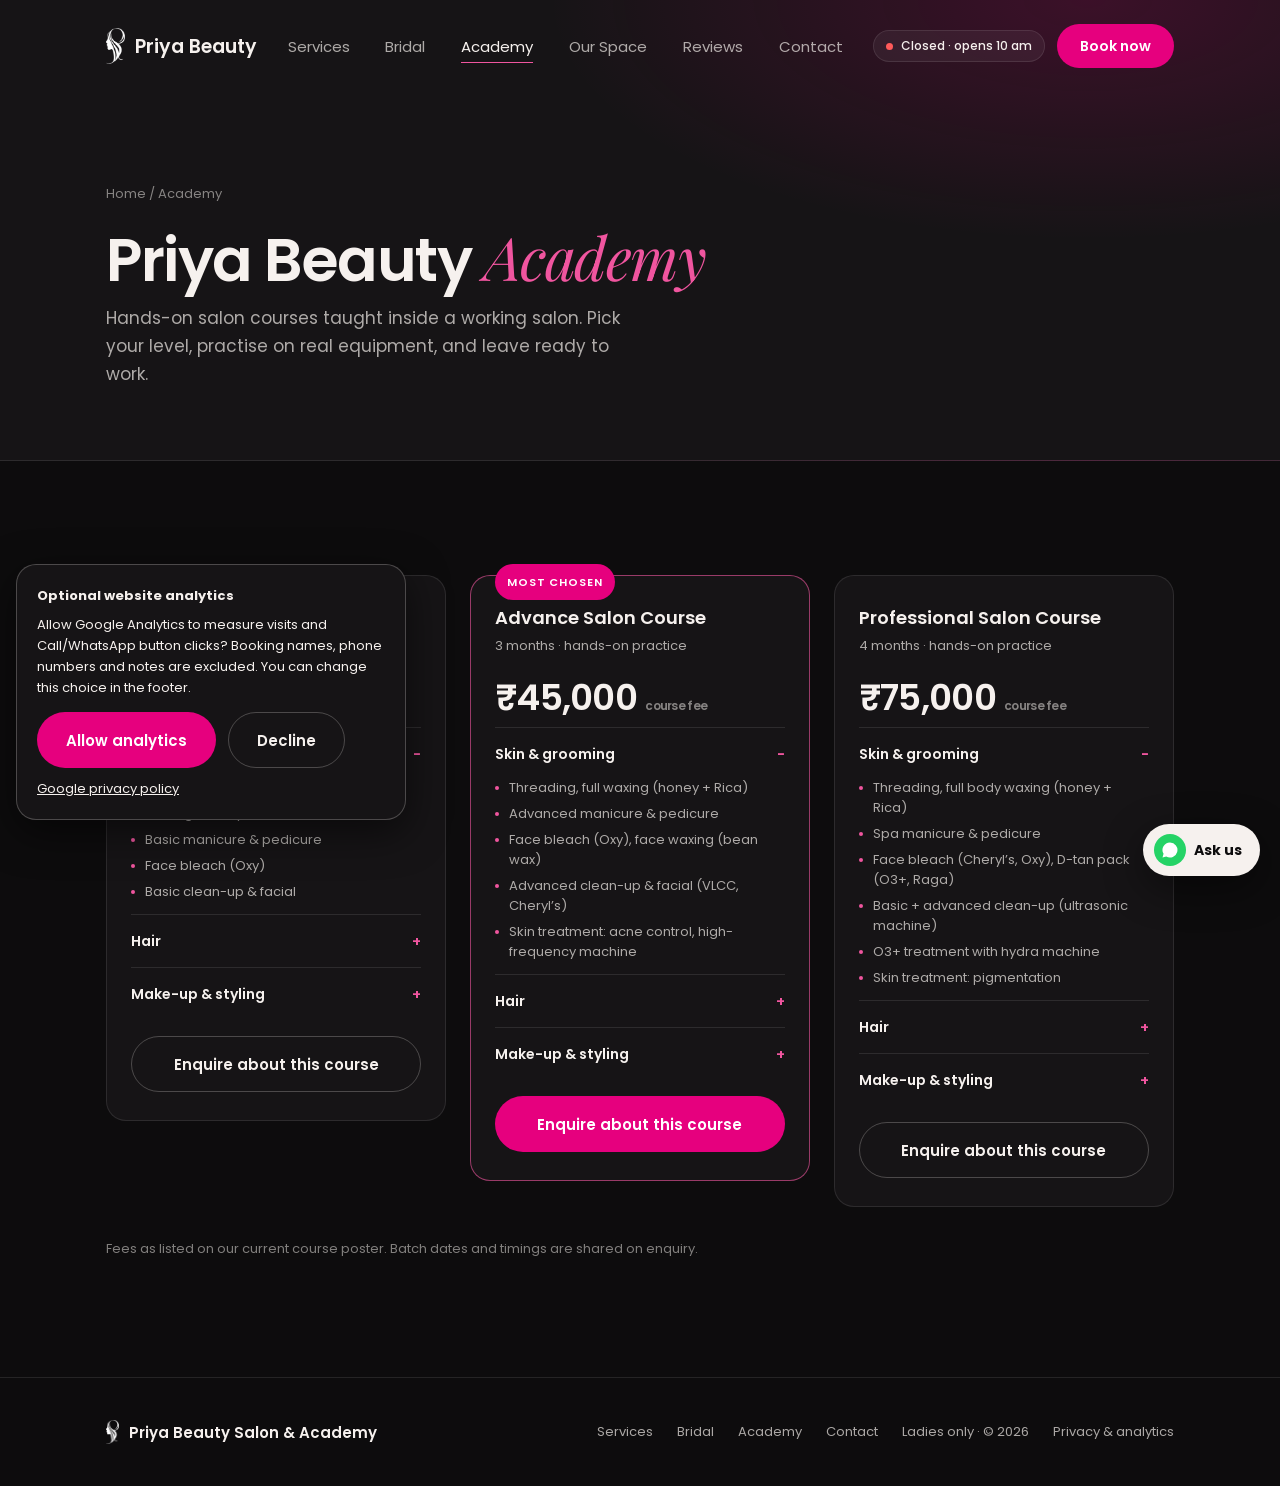
<file: academy/index.html>
<!DOCTYPE html>
<html lang="en">
<head><base href="../">
<meta charset="UTF-8">
<meta name="viewport" content="width=device-width, initial-scale=1.0">
<title>Beauty &amp; Salon Courses in Kandivali East | Priya Beauty</title>
<meta name="description" content="Explore basic, advanced and professional salon courses at Priya Beauty Academy, Thakur Village, Kandivali East. View course fees and enquire about batches.">
<link rel="canonical" href="https://brunomulik24-prog.github.io/priyabeauty/academy/">
<meta property="og:type" content="website">
<meta property="og:site_name" content="Priya Beauty Salon &amp; Academy">
<meta property="og:title" content="Beauty &amp; Salon Courses in Kandivali East | Priya Beauty">
<meta property="og:description" content="Explore basic, advanced and professional salon courses at Priya Beauty Academy, Thakur Village, Kandivali East. View course fees and enquire about batches.">
<meta property="og:url" content="https://brunomulik24-prog.github.io/priyabeauty/academy/">
<meta property="og:image" content="https://brunomulik24-prog.github.io/priyabeauty/images/og-cover.jpg">
<meta property="og:image:width" content="1200"><meta property="og:image:height" content="630">
<meta name="twitter:card" content="summary_large_image">
<script type="application/ld+json">{"@context": "https://schema.org", "@graph": [{"@context": "https://schema.org", "@type": "BeautySalon", "name": "Priya Beauty Salon", "image": "https://brunomulik24-prog.github.io/priyabeauty/images/og-cover.jpg", "url": "https://brunomulik24-prog.github.io/priyabeauty/", "telephone": "+919004312040", "email": "pratibhagajjar3@gmail.com", "priceRange": "₹₹", "address": {"@type": "PostalAddress", "streetAddress": "Shop No. 50, Evershine Moon CHS Ltd., Sector 1, opp. Sunflower Bldg., Thakur Village", "addressLocality": "Kandivali East, Mumbai", "addressRegion": "Maharashtra", "postalCode": "400101", "addressCountry": "IN"}, "geo": {"@type": "GeoCoordinates", "latitude": 19.2143631, "longitude": 72.8736069}, "openingHoursSpecification": [{"@type": "OpeningHoursSpecification", "dayOfWeek": ["Monday", "Tuesday", "Wednesday", "Thursday", "Friday", "Saturday", "Sunday"], "opens": "10:00", "closes": "20:00"}], "founder": {"@type": "Person", "name": "Pratibha Gajjar"}, "sameAs": ["https://www.instagram.com/pratibhagajjar/", "https://www.google.com/maps/place/Priya+Beauty+Salon/data=!4m2!3m1!1s0x0:0x7c0b6a25188f19e9"], "@id": "https://brunomulik24-prog.github.io/priyabeauty/#salon", "hasMap": "https://www.google.com/maps/place/Priya+Beauty+Salon/data=!4m2!3m1!1s0x0:0x7c0b6a25188f19e9"}, {"@type": "WebPage", "@id": "https://brunomulik24-prog.github.io/priyabeauty/academy/#webpage", "url": "https://brunomulik24-prog.github.io/priyabeauty/academy/", "name": "Beauty & Salon Courses in Kandivali East | Priya Beauty", "description": "Explore basic, advanced and professional salon courses at Priya Beauty Academy, Thakur Village, Kandivali East. View course fees and enquire about batches.", "about": {"@id": "https://brunomulik24-prog.github.io/priyabeauty/#salon"}, "inLanguage": "en-IN"}, {"@type": "BreadcrumbList", "itemListElement": [{"@type": "ListItem", "position": 1, "name": "Home", "item": "https://brunomulik24-prog.github.io/priyabeauty/"}, {"@type": "ListItem", "position": 2, "name": "Academy", "item": "https://brunomulik24-prog.github.io/priyabeauty/academy/"}]}]}</script>
<meta name="theme-color" content="#0d0c0d">
<link rel="icon" href="images/logo-mark-black.png">
<link rel="preconnect" href="https://fonts.googleapis.com">
<link rel="preconnect" href="https://fonts.gstatic.com" crossorigin>
<link href="https://fonts.googleapis.com/css2?family=Playfair+Display:ital,wght@0,400;0,500;1,400;1,500&amp;family=Poppins:wght@300;400;500;600&amp;display=swap" rel="stylesheet">
<link rel="stylesheet" href="assets/site.css?v=1518b052154a">
<script src="assets/analytics.js?v=5c1a5685b110" defer></script></head>
<body data-page="academy">

<!-- ========== NAV ========== -->
<header class="nav" id="nav">
  <div class="wrap">
    <a href="./" class="brand" aria-label="Priya Beauty home"><img src="images/responsive/logo-mark-white-168.webp" alt="" width="324" height="609" decoding="async" srcset="images/responsive/logo-mark-white-56.webp 56w, images/responsive/logo-mark-white-112.webp 112w, images/responsive/logo-mark-white-168.webp 168w" sizes="36px"><b>Priya Beauty</b></a>
    <ul class="links">
      <li><a href="services/" data-r="services">Services</a></li>
      <li><a href="bridal/" data-r="bridal">Bridal</a></li>
      <li><a href="academy/" data-r="academy" class="on" aria-current="page">Academy</a></li>
      <li><a href="space/" data-r="space">Our Space</a></li>
      <li><a href="reviews/" data-r="reviews">Reviews</a></li>
      <li><a href="contact/" data-r="contact">Contact</a></li>
    </ul>
    <div class="nav-r">
      <span class="status js-status nav-status"><span class="dot"></span><span class="js-status-txt long-t">Open daily 10 am to 8 pm</span><span class="js-status-short short-t">Open daily</span></span>
      <a href="contact/" class="btn btn-pink book">Book now</a>
      <button class="burger" aria-label="Open menu" aria-expanded="false" id="burger"><svg class="i" viewbox="0 0 24 24" aria-hidden="true"><path d="M4 7h16"></path><path d="M4 12h16"></path><path d="M4 17h16"></path></svg></button>
    </div>
  </div>
</header>

<div class="drawer" id="drawer" aria-hidden="true">
  <div class="drawer-top">
    <a href="./" class="brand"><img src="images/responsive/logo-mark-white-168.webp" alt="" width="324" height="609" decoding="async" srcset="images/responsive/logo-mark-white-56.webp 56w, images/responsive/logo-mark-white-112.webp 112w, images/responsive/logo-mark-white-168.webp 168w" sizes="36px"><b>Priya Beauty</b></a>
    <button class="x" id="drawerClose" aria-label="Close menu"><svg class="i" viewbox="0 0 24 24" aria-hidden="true"><path d="M6 6l12 12"></path><path d="M18 6L6 18"></path></svg></button>
  </div>
  <nav>
    <a href="./" data-r="home">Home</a>
    <a href="services/" data-r="services">Services</a>
    <a href="bridal/" data-r="bridal">Bridal</a>
    <a href="academy/" data-r="academy" class="on" aria-current="page">Academy</a>
    <a href="space/" data-r="space">Our Space</a>
    <a href="reviews/" data-r="reviews">Reviews</a>
    <a href="contact/" data-r="contact">Contact</a>
  </nav>
  <a href="https://wa.me/919004312040?text=Hi%20Priya%20Beauty%2C%20I%27d%20like%20to%20book%20an%20appointment." class="btn btn-pink btn-full js-wa" data-msg="Hi Priya Beauty, I&#x27;d like to book an appointment." target="_blank" rel="noopener"><svg viewbox="0 0 24 24" fill="currentColor" aria-hidden="true"><path d="M12 2a10 10 0 0 0-8.6 15.1L2 22l5-1.3A10 10 0 1 0 12 2zm5.3 14.1c-.2.6-1.3 1.2-1.8 1.2-.5.1-1 .2-3.3-.7-2.8-1.1-4.5-3.9-4.7-4.1-.1-.2-1.1-1.5-1.1-2.9s.7-2 1-2.3c.2-.3.5-.3.7-.3h.5c.2 0 .4 0 .6.5l.8 2c.1.2.1.4 0 .5l-.3.5-.4.4c-.1.1-.3.3-.1.6.2.3.7 1.2 1.6 1.9 1.1.9 2 1.2 2.3 1.4.3.1.5.1.6-.1l.9-1c.2-.3.4-.2.6-.1l1.9.9c.3.1.5.2.5.3.1.2.1.7-.1 1.3z"></path></svg>Book on WhatsApp</a>
</div>

<main><section class="page on" id="p-academy" data-title="Beauty &amp; Salon Courses in Kandivali East | Priya Beauty">
  <div class="phero"><div class="wrap">
    <div class="crumb"><a href="./">Home</a> / Academy</div>
    <h1>Priya Beauty <em class="acc">Academy</em></h1>
    <p class="lead">Hands-on salon courses taught inside a working salon. Pick your level, practise on real equipment, and leave ready to work.</p>
  </div></div>
  <section class="sec"><div class="wrap">
    <div class="courses" id="courses"><article class="course reveal"><h3>Basic Salon Course</h3><div class="dur">2 months · hands-on practice</div><div class="price">₹20,000 <small>course fee</small></div><details open=""><summary>Skin &amp; grooming</summary><ul><li>Threading</li><li>Waxing (honey, normal)</li><li>Basic manicure &amp; pedicure</li><li>Face bleach (Oxy)</li><li>Basic clean-up &amp; facial</li></ul></details><details><summary>Hair</summary><ul><li>Head oil massage</li><li>Hair spa</li><li>Hair colour: grey coverage, root touch-up</li><li>Haircut: straight, normal U</li><li>Blow-dry &amp; ironing</li></ul></details><details><summary>Make-up &amp; styling</summary><ul><li>Basic light make-up</li><li>Simple bridal make-up</li><li>French roll + 3 bridal hairstyles</li><li>Saree draping: simple, Gujarati, Nauvari</li></ul></details><a class="btn btn-ghost js-wa" href="https://wa.me/919004312040?text=Hi%21%20I%E2%80%99d%20like%20details%20of%20the%20Basic%20Salon%20Course%20%282%20months%29.%20When%20does%20the%20next%20batch%20start%3F" data-msg="Hi! I’d like details of the Basic Salon Course (2 months). When does the next batch start?" target="_blank" rel="noopener">Enquire about this course</a></article><article class="course reveal hot"><span class="flag">Most chosen</span><h3>Advance Salon Course</h3><div class="dur">3 months · hands-on practice</div><div class="price">₹45,000 <small>course fee</small></div><details open=""><summary>Skin &amp; grooming</summary><ul><li>Threading, full waxing (honey + Rica)</li><li>Advanced manicure &amp; pedicure</li><li>Face bleach (Oxy), face waxing (bean wax)</li><li>Advanced clean-up &amp; facial (VLCC, Cheryl’s)</li><li>Skin treatment: acne control, high-frequency machine</li></ul></details><details><summary>Hair</summary><ul><li>Haircut: straight, U, step, layer</li><li>L’Oréal hair spa</li><li>Root touch-up (L’Oréal Inoa)</li><li>Professional aqua hair protein treatment</li><li>Straightening &amp; smoothening</li><li>L’Oréal anti-dandruff treatment</li></ul></details><details><summary>Make-up &amp; styling</summary><ul><li>Basic light make-up</li><li>Simple bridal make-up</li><li>3 basic hairstyles</li><li>Advanced styling: ironing, blow-dry, curls</li></ul></details><a class="btn btn-pink js-wa" href="https://wa.me/919004312040?text=Hi%21%20I%E2%80%99d%20like%20details%20of%20the%20Advance%20Salon%20Course%20%283%20months%29.%20When%20does%20the%20next%20batch%20start%3F" data-msg="Hi! I’d like details of the Advance Salon Course (3 months). When does the next batch start?" target="_blank" rel="noopener">Enquire about this course</a></article><article class="course reveal"><h3>Professional Salon Course</h3><div class="dur">4 months · hands-on practice</div><div class="price">₹75,000 <small>course fee</small></div><details open=""><summary>Skin &amp; grooming</summary><ul><li>Threading, full body waxing (honey + Rica)</li><li>Spa manicure &amp; pedicure</li><li>Face bleach (Cheryl’s, Oxy), D-tan pack (O3+, Raga)</li><li>Basic + advanced clean-up (ultrasonic machine)</li><li>O3+ treatment with hydra machine</li><li>Skin treatment: pigmentation</li></ul></details><details><summary>Hair</summary><ul><li>White hair coverage (L’Oréal Inoa)</li><li>Crown highlights</li><li>L’Oréal hair spa, hair fall treatment</li><li>Aroma head oil massage with machine</li><li>Straightening, smoothening, botox protein, keratin</li><li>Basic to advanced haircut with styling &amp; setting</li></ul></details><details><summary>Make-up &amp; styling</summary><ul><li>Basic make-up</li><li>Bridal make-up with professional products</li><li>Basic + advanced hairstyles: messy bun, tong, ironing, hair extensions</li></ul></details><a class="btn btn-ghost js-wa" href="https://wa.me/919004312040?text=Hi%21%20I%E2%80%99d%20like%20details%20of%20the%20Professional%20Salon%20Course%20%284%20months%29.%20When%20does%20the%20next%20batch%20start%3F" data-msg="Hi! I’d like details of the Professional Salon Course (4 months). When does the next batch start?" target="_blank" rel="noopener">Enquire about this course</a></article></div>
    <p class="note" style="margin-top:28px">Fees as listed on our current course poster. Batch dates and timings are shared on enquiry.</p>
  </div></section>
</section></main>

<footer>
  <div class="wrap ft">
    <a href="./" class="brand"><img src="images/responsive/logo-mark-white-168.webp" alt="" width="324" height="609" decoding="async" srcset="images/responsive/logo-mark-white-56.webp 56w, images/responsive/logo-mark-white-112.webp 112w, images/responsive/logo-mark-white-168.webp 168w" sizes="36px"><b>Priya Beauty Salon &amp; Academy</b></a>
    <div class="ft-links">
      <a href="services/">Services</a><a href="bridal/">Bridal</a><a href="academy/">Academy</a><a href="contact/">Contact</a>
      <span>Ladies only &middot; &copy; <span id="yr">2026</span></span>
    </div>
  </div>
</footer>

<!-- floating ask -->
<div class="ask-panel" id="askPanel" role="dialog" aria-label="Quick questions">
  <h2>Quick question?</h2>
  <p>Tap one. WhatsApp opens with it ready to send.</p>
  <div class="qs">
    <a href="https://wa.me/919004312040?text=Hi%21%20Do%20you%20have%20a%20slot%20available%20today%3F" class="js-wa" data-msg="Hi! Do you have a slot available today?" target="_blank" rel="noopener">Any slot free today?</a>
    <a href="https://wa.me/919004312040?text=Hi%21%20I%27d%20like%20to%20book%20an%20Aqua%20Hair%20Spa.%20My%20hair%20length%20is%3A%20" class="js-wa" data-msg="Hi! I&#x27;d like to book an Aqua Hair Spa. My hair length is: " target="_blank" rel="noopener">Book Aqua Hair Spa</a>
    <a href="https://wa.me/919004312040?text=Hi%21%20I%27d%20like%20to%20know%20which%20suits%20my%20hair%3A%20Botox%20treatment%20or%20Nanoplastia." class="js-wa" data-msg="Hi! I&#x27;d like to know which suits my hair: Botox treatment or Nanoplastia." target="_blank" rel="noopener">Botox or Nanoplastia?</a>
    <a href="https://wa.me/919004312040?text=Hi%21%20I%27m%20interested%20in%20your%20bridal%20make-up.%20Can%20you%20share%20packages%3F" class="js-wa" data-msg="Hi! I&#x27;m interested in your bridal make-up. Can you share packages?" target="_blank" rel="noopener">Bridal packages</a>
    <a href="https://wa.me/919004312040?text=Hi%21%20I%27d%20like%20details%20of%20the%20next%20academy%20batch." class="js-wa" data-msg="Hi! I&#x27;d like details of the next academy batch." target="_blank" rel="noopener">Next academy batch</a>
  </div>
</div>
<button class="ask-fab" id="askFab" aria-label="Ask the salon a question" aria-expanded="false" aria-controls="askPanel">
  <i><svg viewbox="0 0 24 24" fill="currentColor"><path d="M12 2a10 10 0 0 0-8.6 15.1L2 22l5-1.3A10 10 0 1 0 12 2z"></path></svg></i><b>Ask us</b>
</button>

<!-- mobile action bar -->
<nav class="actbar" aria-label="Quick actions">
  <a href="tel:+919004312040"><svg viewbox="0 0 24 24" fill="none" stroke="currentColor" stroke-width="2"><path d="M22 16.9v3a2 2 0 0 1-2.2 2 19.8 19.8 0 0 1-8.6-3.1 19.5 19.5 0 0 1-6-6A19.8 19.8 0 0 1 2.1 4.2 2 2 0 0 1 4.1 2h3a2 2 0 0 1 2 1.7c.1 1 .4 1.9.7 2.8a2 2 0 0 1-.5 2.1L8 9.9a16 16 0 0 0 6 6l1.3-1.3a2 2 0 0 1 2.1-.4c.9.3 1.8.6 2.8.7a2 2 0 0 1 1.7 2z"></path></svg>Call</a>
  <a href="https://wa.me/919004312040?text=Hi%20Priya%20Beauty%2C%20I%27d%20like%20to%20book%20an%20appointment." class="wa js-wa" data-msg="Hi Priya Beauty, I&#x27;d like to book an appointment." target="_blank" rel="noopener"><svg viewbox="0 0 24 24" fill="currentColor"><path d="M12 2a10 10 0 0 0-8.6 15.1L2 22l5-1.3A10 10 0 1 0 12 2zm5.3 14.1c-.2.6-1.3 1.2-1.8 1.2-.5.1-1 .2-3.3-.7-2.8-1.1-4.5-3.9-4.7-4.1-.1-.2-1.1-1.5-1.1-2.9s.7-2 1-2.3c.2-.3.5-.3.7-.3h.5c.2 0 .4 0 .6.5l.8 2c.1.2.1.4 0 .5l-.3.5-.4.4c-.1.1-.3.3-.1.6.2.3.7 1.2 1.6 1.9 1.1.9 2 1.2 2.3 1.4.3.1.5.1.6-.1l.9-1c.2-.3.4-.2.6-.1l1.9.9c.3.1.5.2.5.3.1.2.1.7-.1 1.3z"></path></svg>WhatsApp</a>
  <a href="contact/" class="bk"><svg viewbox="0 0 24 24" fill="none" stroke="currentColor" stroke-width="2"><rect x="3" y="4" width="18" height="17" rx="2"></rect><path d="M3 9h18M8 2v4M16 2v4"></path></svg>Book</a>
  <a href="https://www.google.com/maps/place/Priya+Beauty+Salon/data=!4m2!3m1!1s0x0:0x7c0b6a25188f19e9" target="_blank" rel="noopener"><svg viewbox="0 0 24 24" fill="none" stroke="currentColor" stroke-width="2"><path d="M12 22s7-6.5 7-12a7 7 0 0 0-14 0c0 5.5 7 12 7 12z"></path><circle cx="12" cy="10" r="2.5"></circle></svg>Directions</a>
</nav>

<div class="ss" id="ss" role="dialog" aria-modal="true" aria-label="Our work slideshow">
  <div class="ss-top"><span class="ss-count" id="ssCount"></span><button class="x" id="ssClose" aria-label="Close slideshow"><svg class="i" viewbox="0 0 24 24" aria-hidden="true"><path d="M6 6l12 12"></path><path d="M18 6L6 18"></path></svg></button></div>
  <div class="ss-tabs" id="ssTabs"></div>
  <div class="ss-bar"><i id="ssBar"></i></div>
  <div class="ss-track" id="ssTrack" tabindex="-1"></div>
  <div class="ss-foot"><button class="ss-btn ss-prev" id="ssPrev" aria-label="Previous photo"><svg class="i" viewbox="0 0 24 24" aria-hidden="true"><path d="M5 12h14"></path><path d="M13 6l6 6-6 6"></path></svg></button><button class="ss-play" id="ssPlay" aria-label="Pause slideshow">Pause</button><button class="ss-btn ss-next" id="ssNext" aria-label="Next photo"><svg class="i" viewbox="0 0 24 24" aria-hidden="true"><path d="M5 12h14"></path><path d="M13 6l6 6-6 6"></path></svg></button></div>
  <p class="ss-hint">Swipe to see more</p>
</div>

<!-- lightbox -->
<div class="lb" id="lb" role="dialog" aria-modal="true" aria-label="Photo viewer">
  <button class="x" id="lbClose" aria-label="Close">✕</button>
  <button class="lb-nav lb-prev" id="lbPrev" aria-label="Previous photo">&lsaquo;</button>
  <img id="lbImg" alt="">
  <p id="lbCap"></p>
  <button class="lb-nav lb-next" id="lbNext" aria-label="Next photo">›</button>
</div>

<script src="assets/site.js?v=6d694211b78e" defer></script>
</body>
</html>
</file>
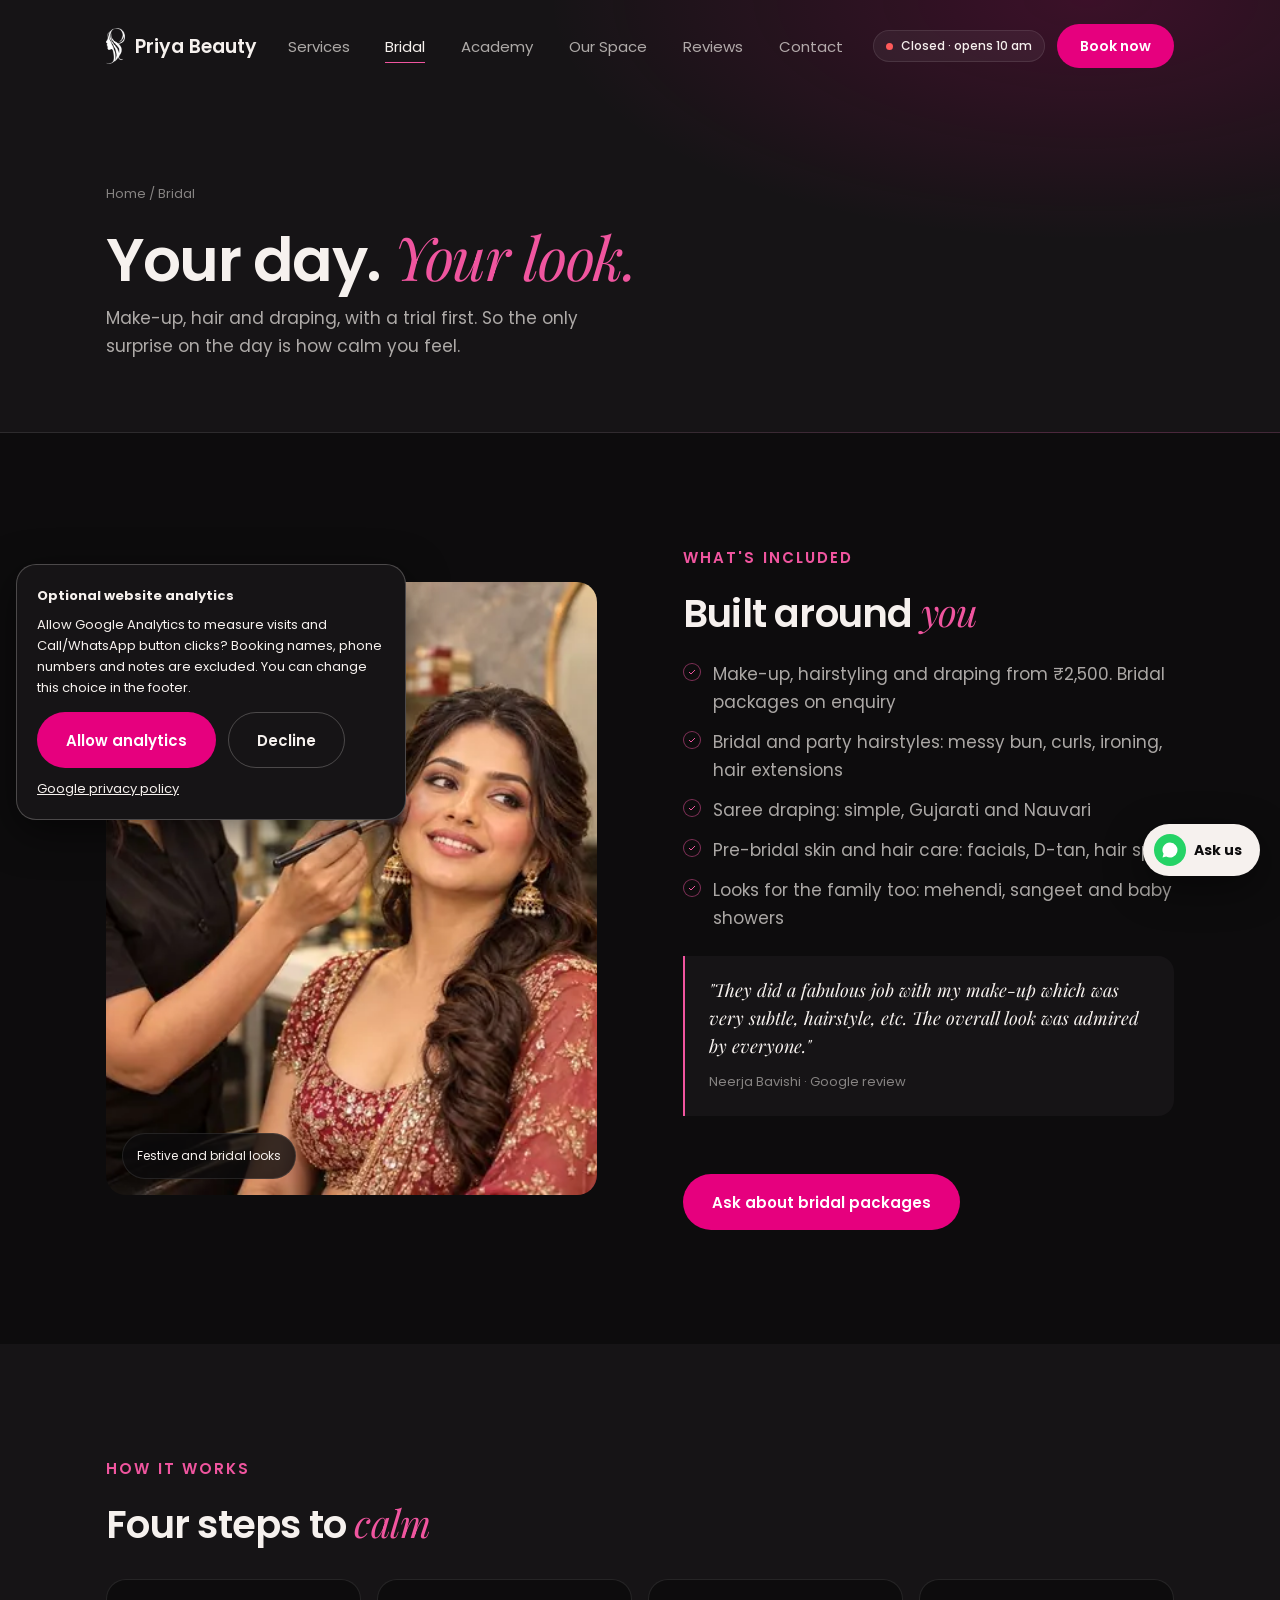
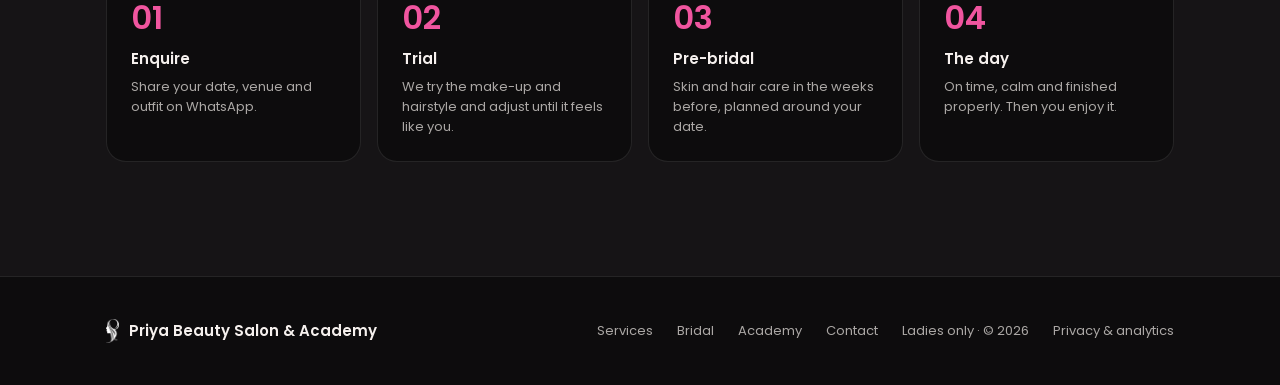
<file: bridal/index.html>
<!DOCTYPE html>
<html lang="en">
<head><base href="../">
<meta charset="UTF-8">
<meta name="viewport" content="width=device-width, initial-scale=1.0">
<title>Bridal &amp; Party Make-up in Kandivali East | Priya Beauty</title>
<meta name="description" content="Enquire about bridal and party make-up, hairstyling and saree draping at Priya Beauty Salon in Thakur Village, Kandivali East. Bridal pricing on enquiry.">
<link rel="canonical" href="https://brunomulik24-prog.github.io/priyabeauty/bridal/">
<meta property="og:type" content="website">
<meta property="og:site_name" content="Priya Beauty Salon &amp; Academy">
<meta property="og:title" content="Bridal &amp; Party Make-up in Kandivali East | Priya Beauty">
<meta property="og:description" content="Enquire about bridal and party make-up, hairstyling and saree draping at Priya Beauty Salon in Thakur Village, Kandivali East. Bridal pricing on enquiry.">
<meta property="og:url" content="https://brunomulik24-prog.github.io/priyabeauty/bridal/">
<meta property="og:image" content="https://brunomulik24-prog.github.io/priyabeauty/images/og-cover.jpg">
<meta property="og:image:width" content="1200"><meta property="og:image:height" content="630">
<meta name="twitter:card" content="summary_large_image">
<script type="application/ld+json">{"@context": "https://schema.org", "@graph": [{"@context": "https://schema.org", "@type": "BeautySalon", "name": "Priya Beauty Salon", "image": "https://brunomulik24-prog.github.io/priyabeauty/images/og-cover.jpg", "url": "https://brunomulik24-prog.github.io/priyabeauty/", "telephone": "+919004312040", "email": "pratibhagajjar3@gmail.com", "priceRange": "₹₹", "address": {"@type": "PostalAddress", "streetAddress": "Shop No. 50, Evershine Moon CHS Ltd., Sector 1, opp. Sunflower Bldg., Thakur Village", "addressLocality": "Kandivali East, Mumbai", "addressRegion": "Maharashtra", "postalCode": "400101", "addressCountry": "IN"}, "geo": {"@type": "GeoCoordinates", "latitude": 19.2143631, "longitude": 72.8736069}, "openingHoursSpecification": [{"@type": "OpeningHoursSpecification", "dayOfWeek": ["Monday", "Tuesday", "Wednesday", "Thursday", "Friday", "Saturday", "Sunday"], "opens": "10:00", "closes": "20:00"}], "founder": {"@type": "Person", "name": "Pratibha Gajjar"}, "sameAs": ["https://www.instagram.com/pratibhagajjar/", "https://www.google.com/maps/place/Priya+Beauty+Salon/data=!4m2!3m1!1s0x0:0x7c0b6a25188f19e9"], "@id": "https://brunomulik24-prog.github.io/priyabeauty/#salon", "hasMap": "https://www.google.com/maps/place/Priya+Beauty+Salon/data=!4m2!3m1!1s0x0:0x7c0b6a25188f19e9"}, {"@type": "WebPage", "@id": "https://brunomulik24-prog.github.io/priyabeauty/bridal/#webpage", "url": "https://brunomulik24-prog.github.io/priyabeauty/bridal/", "name": "Bridal & Party Make-up in Kandivali East | Priya Beauty", "description": "Enquire about bridal and party make-up, hairstyling and saree draping at Priya Beauty Salon in Thakur Village, Kandivali East. Bridal pricing on enquiry.", "about": {"@id": "https://brunomulik24-prog.github.io/priyabeauty/#salon"}, "inLanguage": "en-IN"}, {"@type": "BreadcrumbList", "itemListElement": [{"@type": "ListItem", "position": 1, "name": "Home", "item": "https://brunomulik24-prog.github.io/priyabeauty/"}, {"@type": "ListItem", "position": 2, "name": "Bridal", "item": "https://brunomulik24-prog.github.io/priyabeauty/bridal/"}]}]}</script>
<meta name="theme-color" content="#0d0c0d">
<link rel="icon" href="images/logo-mark-black.png">
<link rel="preconnect" href="https://fonts.googleapis.com">
<link rel="preconnect" href="https://fonts.gstatic.com" crossorigin>
<link href="https://fonts.googleapis.com/css2?family=Playfair+Display:ital,wght@0,400;0,500;1,400;1,500&amp;family=Poppins:wght@300;400;500;600&amp;display=swap" rel="stylesheet">
<link rel="stylesheet" href="assets/site.css?v=1518b052154a">
<script src="assets/analytics.js?v=5c1a5685b110" defer></script></head>
<body data-page="bridal">

<!-- ========== NAV ========== -->
<header class="nav" id="nav">
  <div class="wrap">
    <a href="./" class="brand" aria-label="Priya Beauty home"><img src="images/responsive/logo-mark-white-168.webp" alt="" width="324" height="609" decoding="async" srcset="images/responsive/logo-mark-white-56.webp 56w, images/responsive/logo-mark-white-112.webp 112w, images/responsive/logo-mark-white-168.webp 168w" sizes="36px"><b>Priya Beauty</b></a>
    <ul class="links">
      <li><a href="services/" data-r="services">Services</a></li>
      <li><a href="bridal/" data-r="bridal" class="on" aria-current="page">Bridal</a></li>
      <li><a href="academy/" data-r="academy">Academy</a></li>
      <li><a href="space/" data-r="space">Our Space</a></li>
      <li><a href="reviews/" data-r="reviews">Reviews</a></li>
      <li><a href="contact/" data-r="contact">Contact</a></li>
    </ul>
    <div class="nav-r">
      <span class="status js-status nav-status"><span class="dot"></span><span class="js-status-txt long-t">Open daily 10 am to 8 pm</span><span class="js-status-short short-t">Open daily</span></span>
      <a href="contact/" class="btn btn-pink book">Book now</a>
      <button class="burger" aria-label="Open menu" aria-expanded="false" id="burger"><svg class="i" viewbox="0 0 24 24" aria-hidden="true"><path d="M4 7h16"></path><path d="M4 12h16"></path><path d="M4 17h16"></path></svg></button>
    </div>
  </div>
</header>

<div class="drawer" id="drawer" aria-hidden="true">
  <div class="drawer-top">
    <a href="./" class="brand"><img src="images/responsive/logo-mark-white-168.webp" alt="" width="324" height="609" decoding="async" srcset="images/responsive/logo-mark-white-56.webp 56w, images/responsive/logo-mark-white-112.webp 112w, images/responsive/logo-mark-white-168.webp 168w" sizes="36px"><b>Priya Beauty</b></a>
    <button class="x" id="drawerClose" aria-label="Close menu"><svg class="i" viewbox="0 0 24 24" aria-hidden="true"><path d="M6 6l12 12"></path><path d="M18 6L6 18"></path></svg></button>
  </div>
  <nav>
    <a href="./" data-r="home">Home</a>
    <a href="services/" data-r="services">Services</a>
    <a href="bridal/" data-r="bridal" class="on" aria-current="page">Bridal</a>
    <a href="academy/" data-r="academy">Academy</a>
    <a href="space/" data-r="space">Our Space</a>
    <a href="reviews/" data-r="reviews">Reviews</a>
    <a href="contact/" data-r="contact">Contact</a>
  </nav>
  <a href="https://wa.me/919004312040?text=Hi%20Priya%20Beauty%2C%20I%27d%20like%20to%20book%20an%20appointment." class="btn btn-pink btn-full js-wa" data-msg="Hi Priya Beauty, I&#x27;d like to book an appointment." target="_blank" rel="noopener"><svg viewbox="0 0 24 24" fill="currentColor" aria-hidden="true"><path d="M12 2a10 10 0 0 0-8.6 15.1L2 22l5-1.3A10 10 0 1 0 12 2zm5.3 14.1c-.2.6-1.3 1.2-1.8 1.2-.5.1-1 .2-3.3-.7-2.8-1.1-4.5-3.9-4.7-4.1-.1-.2-1.1-1.5-1.1-2.9s.7-2 1-2.3c.2-.3.5-.3.7-.3h.5c.2 0 .4 0 .6.5l.8 2c.1.2.1.4 0 .5l-.3.5-.4.4c-.1.1-.3.3-.1.6.2.3.7 1.2 1.6 1.9 1.1.9 2 1.2 2.3 1.4.3.1.5.1.6-.1l.9-1c.2-.3.4-.2.6-.1l1.9.9c.3.1.5.2.5.3.1.2.1.7-.1 1.3z"></path></svg>Book on WhatsApp</a>
</div>

<main><section class="page on" id="p-bridal" data-title="Bridal &amp; Party Make-up in Kandivali East | Priya Beauty">
  <div class="phero"><div class="wrap">
    <div class="crumb"><a href="./">Home</a> / Bridal</div>
    <h1>Your day. <em class="acc">Your look.</em></h1>
    <p class="lead">Make-up, hair and draping, with a trial first. So the only surprise on the day is how calm you feel.</p>
  </div></div>
  <section class="sec"><div class="wrap split">
    <div class="photo reveal"><img src="images/responsive/svc-makeup-900.webp" alt="Make-up artist finishing a festive look at Priya Beauty" loading="lazy" width="900" height="675" decoding="async" srcset="images/responsive/svc-makeup-320.webp 320w, images/responsive/svc-makeup-640.webp 640w, images/responsive/svc-makeup-900.webp 900w" sizes="(min-width: 900px) 600px, calc(100vw - 48px)"><span class="tag">Festive and bridal looks</span></div>
    <div>
      <div class="eyebrow">What's included</div>
      <h2 class="h2">Built around <em class="acc">you</em></h2>
      <ul class="ticks">
        <li>Make-up, hairstyling and draping from ₹2,500. Bridal packages on enquiry</li>
        <li>Bridal and party hairstyles: messy bun, curls, ironing, hair extensions</li>
        <li>Saree draping: simple, Gujarati and Nauvari</li>
        <li>Pre-bridal skin and hair care: facials, D-tan, hair spa</li>
        <li>Looks for the family too: mehendi, sangeet and baby showers</li>
      </ul>
      <div class="quote"><p>"They did a fabulous job with my make-up which was very subtle, hairstyle, etc. The overall look was admired by everyone."</p><small>Neerja Bavishi · Google review</small></div>
      <div class="cta-row" style="margin-top:26px"><a class="btn btn-pink js-wa" data-msg="Hi! I&#x27;d like to enquire about bridal make-up. My wedding date is: " href="https://wa.me/919004312040?text=Hi%21%20I%27d%20like%20to%20enquire%20about%20bridal%20make-up.%20My%20wedding%20date%20is%3A%20" target="_blank" rel="noopener">Ask about bridal packages</a></div>
    </div>
  </div></section>
  <section class="sec" style="background:var(--ink2)"><div class="wrap">
    <div class="eyebrow">How it works</div>
    <h2 class="h2">Four steps to <em class="acc">calm</em></h2>
    <div class="steps">
      <div class="step reveal"><i>01</i><h3>Enquire</h3><p>Share your date, venue and outfit on WhatsApp.</p></div>
      <div class="step reveal"><i>02</i><h3>Trial</h3><p>We try the make-up and hairstyle and adjust until it feels like you.</p></div>
      <div class="step reveal"><i>03</i><h3>Pre-bridal</h3><p>Skin and hair care in the weeks before, planned around your date.</p></div>
      <div class="step reveal"><i>04</i><h3>The day</h3><p>On time, calm and finished properly. Then you enjoy it.</p></div>
    </div>
  </div></section>
</section></main>

<footer>
  <div class="wrap ft">
    <a href="./" class="brand"><img src="images/responsive/logo-mark-white-168.webp" alt="" width="324" height="609" decoding="async" srcset="images/responsive/logo-mark-white-56.webp 56w, images/responsive/logo-mark-white-112.webp 112w, images/responsive/logo-mark-white-168.webp 168w" sizes="36px"><b>Priya Beauty Salon &amp; Academy</b></a>
    <div class="ft-links">
      <a href="services/">Services</a><a href="bridal/">Bridal</a><a href="academy/">Academy</a><a href="contact/">Contact</a>
      <span>Ladies only &middot; &copy; <span id="yr">2026</span></span>
    </div>
  </div>
</footer>

<!-- floating ask -->
<div class="ask-panel" id="askPanel" role="dialog" aria-label="Quick questions">
  <h2>Quick question?</h2>
  <p>Tap one. WhatsApp opens with it ready to send.</p>
  <div class="qs">
    <a href="https://wa.me/919004312040?text=Hi%21%20Do%20you%20have%20a%20slot%20available%20today%3F" class="js-wa" data-msg="Hi! Do you have a slot available today?" target="_blank" rel="noopener">Any slot free today?</a>
    <a href="https://wa.me/919004312040?text=Hi%21%20I%27d%20like%20to%20book%20an%20Aqua%20Hair%20Spa.%20My%20hair%20length%20is%3A%20" class="js-wa" data-msg="Hi! I&#x27;d like to book an Aqua Hair Spa. My hair length is: " target="_blank" rel="noopener">Book Aqua Hair Spa</a>
    <a href="https://wa.me/919004312040?text=Hi%21%20I%27d%20like%20to%20know%20which%20suits%20my%20hair%3A%20Botox%20treatment%20or%20Nanoplastia." class="js-wa" data-msg="Hi! I&#x27;d like to know which suits my hair: Botox treatment or Nanoplastia." target="_blank" rel="noopener">Botox or Nanoplastia?</a>
    <a href="https://wa.me/919004312040?text=Hi%21%20I%27m%20interested%20in%20your%20bridal%20make-up.%20Can%20you%20share%20packages%3F" class="js-wa" data-msg="Hi! I&#x27;m interested in your bridal make-up. Can you share packages?" target="_blank" rel="noopener">Bridal packages</a>
    <a href="https://wa.me/919004312040?text=Hi%21%20I%27d%20like%20details%20of%20the%20next%20academy%20batch." class="js-wa" data-msg="Hi! I&#x27;d like details of the next academy batch." target="_blank" rel="noopener">Next academy batch</a>
  </div>
</div>
<button class="ask-fab" id="askFab" aria-label="Ask the salon a question" aria-expanded="false" aria-controls="askPanel">
  <i><svg viewbox="0 0 24 24" fill="currentColor"><path d="M12 2a10 10 0 0 0-8.6 15.1L2 22l5-1.3A10 10 0 1 0 12 2z"></path></svg></i><b>Ask us</b>
</button>

<!-- mobile action bar -->
<nav class="actbar" aria-label="Quick actions">
  <a href="tel:+919004312040"><svg viewbox="0 0 24 24" fill="none" stroke="currentColor" stroke-width="2"><path d="M22 16.9v3a2 2 0 0 1-2.2 2 19.8 19.8 0 0 1-8.6-3.1 19.5 19.5 0 0 1-6-6A19.8 19.8 0 0 1 2.1 4.2 2 2 0 0 1 4.1 2h3a2 2 0 0 1 2 1.7c.1 1 .4 1.9.7 2.8a2 2 0 0 1-.5 2.1L8 9.9a16 16 0 0 0 6 6l1.3-1.3a2 2 0 0 1 2.1-.4c.9.3 1.8.6 2.8.7a2 2 0 0 1 1.7 2z"></path></svg>Call</a>
  <a href="https://wa.me/919004312040?text=Hi%20Priya%20Beauty%2C%20I%27d%20like%20to%20book%20an%20appointment." class="wa js-wa" data-msg="Hi Priya Beauty, I&#x27;d like to book an appointment." target="_blank" rel="noopener"><svg viewbox="0 0 24 24" fill="currentColor"><path d="M12 2a10 10 0 0 0-8.6 15.1L2 22l5-1.3A10 10 0 1 0 12 2zm5.3 14.1c-.2.6-1.3 1.2-1.8 1.2-.5.1-1 .2-3.3-.7-2.8-1.1-4.5-3.9-4.7-4.1-.1-.2-1.1-1.5-1.1-2.9s.7-2 1-2.3c.2-.3.5-.3.7-.3h.5c.2 0 .4 0 .6.5l.8 2c.1.2.1.4 0 .5l-.3.5-.4.4c-.1.1-.3.3-.1.6.2.3.7 1.2 1.6 1.9 1.1.9 2 1.2 2.3 1.4.3.1.5.1.6-.1l.9-1c.2-.3.4-.2.6-.1l1.9.9c.3.1.5.2.5.3.1.2.1.7-.1 1.3z"></path></svg>WhatsApp</a>
  <a href="contact/" class="bk"><svg viewbox="0 0 24 24" fill="none" stroke="currentColor" stroke-width="2"><rect x="3" y="4" width="18" height="17" rx="2"></rect><path d="M3 9h18M8 2v4M16 2v4"></path></svg>Book</a>
  <a href="https://www.google.com/maps/place/Priya+Beauty+Salon/data=!4m2!3m1!1s0x0:0x7c0b6a25188f19e9" target="_blank" rel="noopener"><svg viewbox="0 0 24 24" fill="none" stroke="currentColor" stroke-width="2"><path d="M12 22s7-6.5 7-12a7 7 0 0 0-14 0c0 5.5 7 12 7 12z"></path><circle cx="12" cy="10" r="2.5"></circle></svg>Directions</a>
</nav>

<div class="ss" id="ss" role="dialog" aria-modal="true" aria-label="Our work slideshow">
  <div class="ss-top"><span class="ss-count" id="ssCount"></span><button class="x" id="ssClose" aria-label="Close slideshow"><svg class="i" viewbox="0 0 24 24" aria-hidden="true"><path d="M6 6l12 12"></path><path d="M18 6L6 18"></path></svg></button></div>
  <div class="ss-tabs" id="ssTabs"></div>
  <div class="ss-bar"><i id="ssBar"></i></div>
  <div class="ss-track" id="ssTrack" tabindex="-1"></div>
  <div class="ss-foot"><button class="ss-btn ss-prev" id="ssPrev" aria-label="Previous photo"><svg class="i" viewbox="0 0 24 24" aria-hidden="true"><path d="M5 12h14"></path><path d="M13 6l6 6-6 6"></path></svg></button><button class="ss-play" id="ssPlay" aria-label="Pause slideshow">Pause</button><button class="ss-btn ss-next" id="ssNext" aria-label="Next photo"><svg class="i" viewbox="0 0 24 24" aria-hidden="true"><path d="M5 12h14"></path><path d="M13 6l6 6-6 6"></path></svg></button></div>
  <p class="ss-hint">Swipe to see more</p>
</div>

<!-- lightbox -->
<div class="lb" id="lb" role="dialog" aria-modal="true" aria-label="Photo viewer">
  <button class="x" id="lbClose" aria-label="Close">✕</button>
  <button class="lb-nav lb-prev" id="lbPrev" aria-label="Previous photo">&lsaquo;</button>
  <img id="lbImg" alt="">
  <p id="lbCap"></p>
  <button class="lb-nav lb-next" id="lbNext" aria-label="Next photo">›</button>
</div>

<script src="assets/site.js?v=6d694211b78e" defer></script>
</body>
</html>
</file>
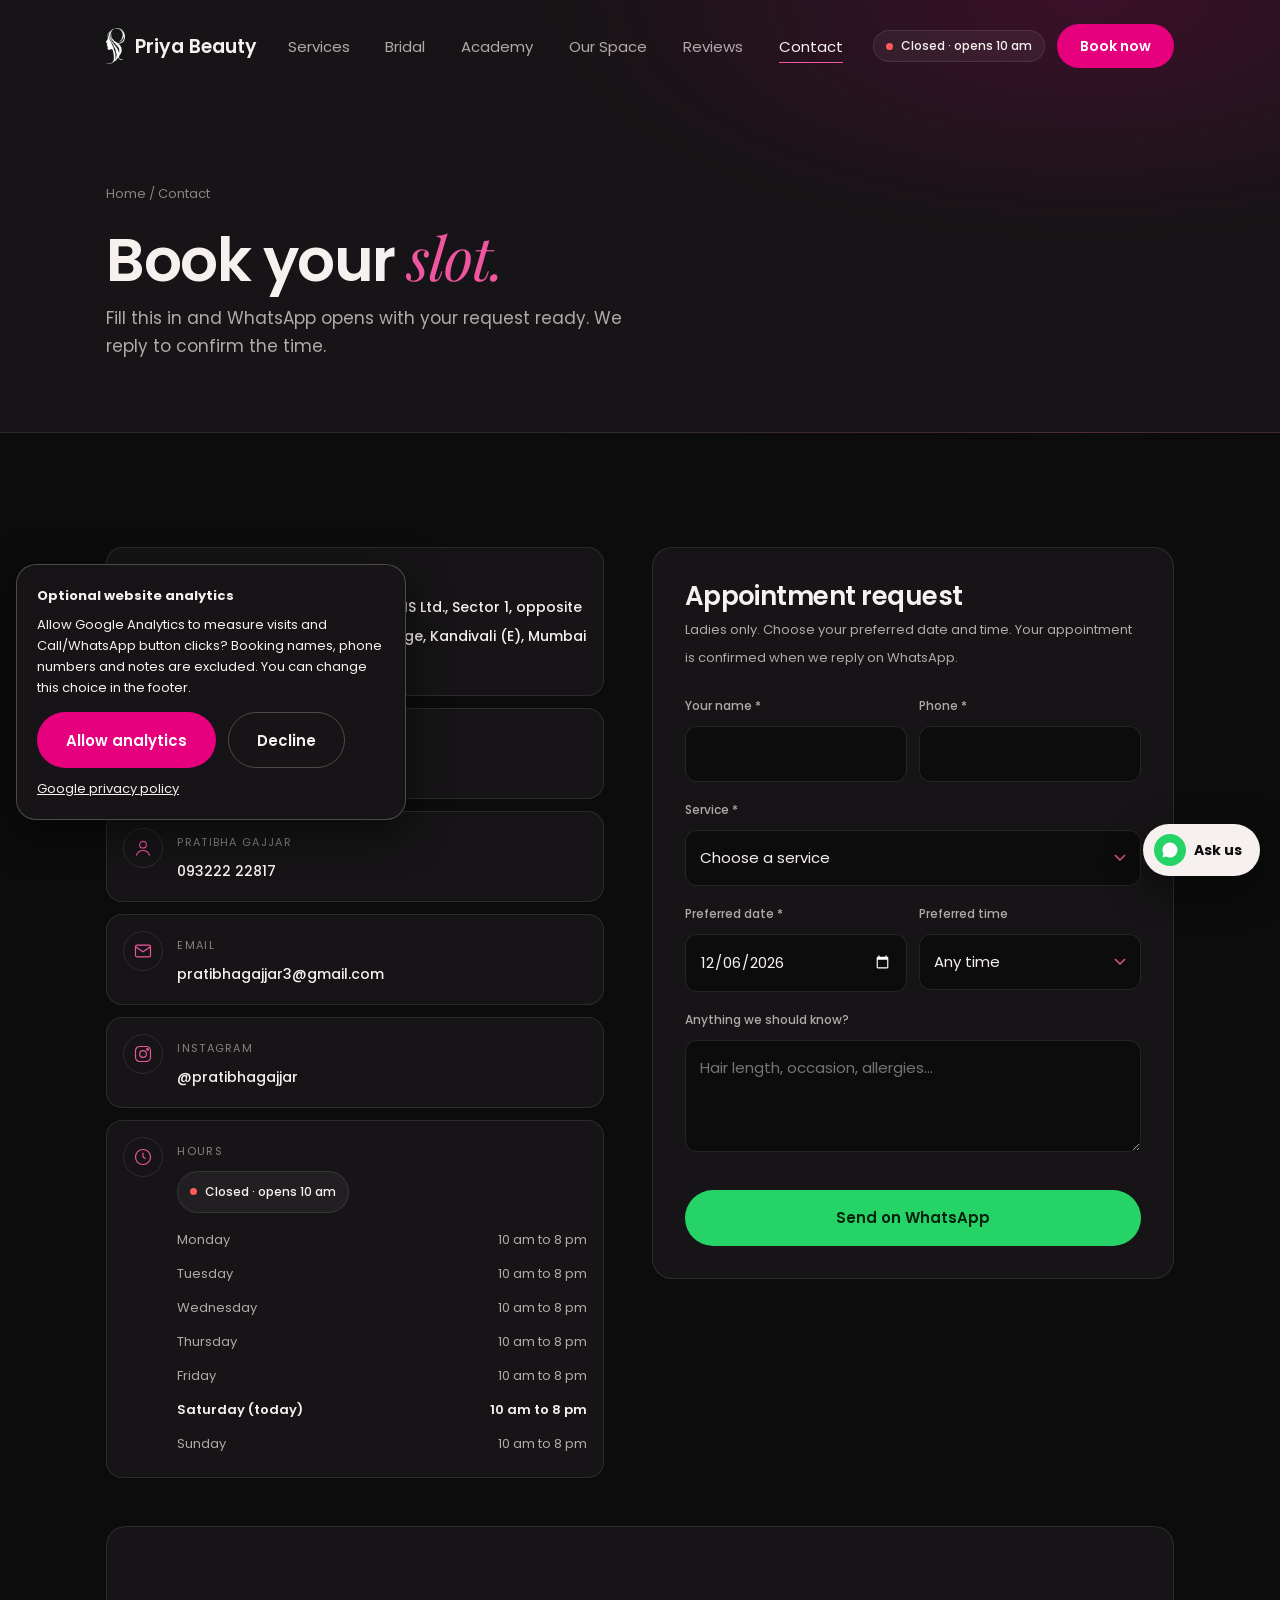
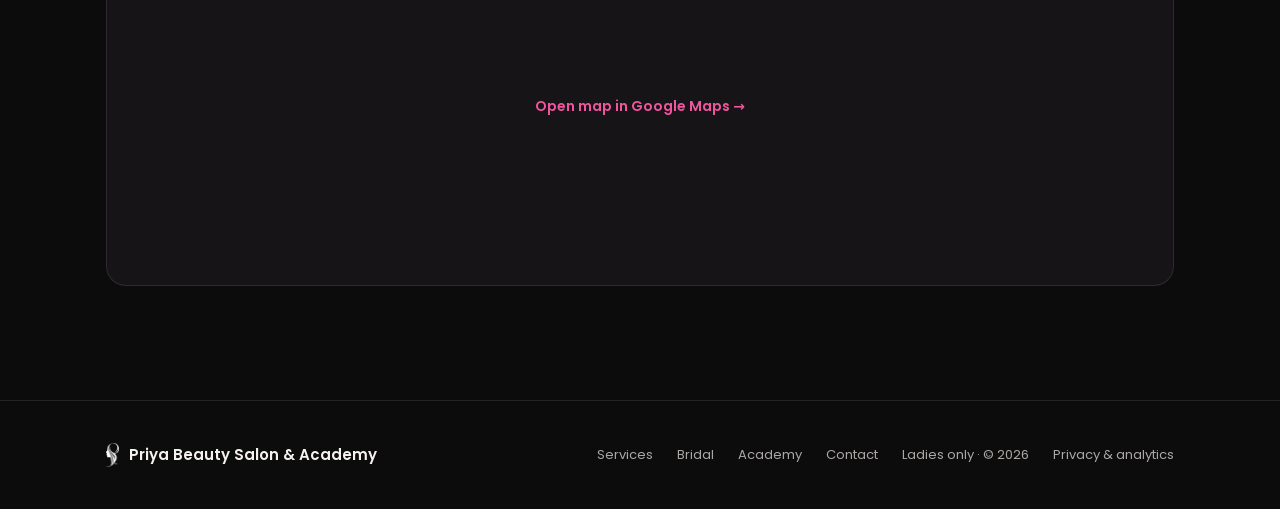
<file: contact/index.html>
<!DOCTYPE html>
<html lang="en">
<head><base href="../">
<meta charset="UTF-8">
<meta name="viewport" content="width=device-width, initial-scale=1.0">
<title>Book a Salon Appointment in Kandivali East | Priya Beauty</title>
<meta name="description" content="Call or WhatsApp Priya Beauty Salon on 90043 12040. Find directions to Thakur Village, Kandivali East, Mumbai 400101. Open daily, 10 am to 8 pm.">
<link rel="canonical" href="https://brunomulik24-prog.github.io/priyabeauty/contact/">
<meta property="og:type" content="website">
<meta property="og:site_name" content="Priya Beauty Salon &amp; Academy">
<meta property="og:title" content="Book a Salon Appointment in Kandivali East | Priya Beauty">
<meta property="og:description" content="Call or WhatsApp Priya Beauty Salon on 90043 12040. Find directions to Thakur Village, Kandivali East, Mumbai 400101. Open daily, 10 am to 8 pm.">
<meta property="og:url" content="https://brunomulik24-prog.github.io/priyabeauty/contact/">
<meta property="og:image" content="https://brunomulik24-prog.github.io/priyabeauty/images/og-cover.jpg">
<meta property="og:image:width" content="1200"><meta property="og:image:height" content="630">
<meta name="twitter:card" content="summary_large_image">
<script type="application/ld+json">{"@context": "https://schema.org", "@graph": [{"@context": "https://schema.org", "@type": "BeautySalon", "name": "Priya Beauty Salon", "image": "https://brunomulik24-prog.github.io/priyabeauty/images/og-cover.jpg", "url": "https://brunomulik24-prog.github.io/priyabeauty/", "telephone": "+919004312040", "email": "pratibhagajjar3@gmail.com", "priceRange": "₹₹", "address": {"@type": "PostalAddress", "streetAddress": "Shop No. 50, Evershine Moon CHS Ltd., Sector 1, opp. Sunflower Bldg., Thakur Village", "addressLocality": "Kandivali East, Mumbai", "addressRegion": "Maharashtra", "postalCode": "400101", "addressCountry": "IN"}, "geo": {"@type": "GeoCoordinates", "latitude": 19.2143631, "longitude": 72.8736069}, "openingHoursSpecification": [{"@type": "OpeningHoursSpecification", "dayOfWeek": ["Monday", "Tuesday", "Wednesday", "Thursday", "Friday", "Saturday", "Sunday"], "opens": "10:00", "closes": "20:00"}], "founder": {"@type": "Person", "name": "Pratibha Gajjar"}, "sameAs": ["https://www.instagram.com/pratibhagajjar/", "https://www.google.com/maps/place/Priya+Beauty+Salon/data=!4m2!3m1!1s0x0:0x7c0b6a25188f19e9"], "@id": "https://brunomulik24-prog.github.io/priyabeauty/#salon", "hasMap": "https://www.google.com/maps/place/Priya+Beauty+Salon/data=!4m2!3m1!1s0x0:0x7c0b6a25188f19e9"}, {"@type": "WebPage", "@id": "https://brunomulik24-prog.github.io/priyabeauty/contact/#webpage", "url": "https://brunomulik24-prog.github.io/priyabeauty/contact/", "name": "Book a Salon Appointment in Kandivali East | Priya Beauty", "description": "Call or WhatsApp Priya Beauty Salon on 90043 12040. Find directions to Thakur Village, Kandivali East, Mumbai 400101. Open daily, 10 am to 8 pm.", "about": {"@id": "https://brunomulik24-prog.github.io/priyabeauty/#salon"}, "inLanguage": "en-IN"}, {"@type": "BreadcrumbList", "itemListElement": [{"@type": "ListItem", "position": 1, "name": "Home", "item": "https://brunomulik24-prog.github.io/priyabeauty/"}, {"@type": "ListItem", "position": 2, "name": "Contact", "item": "https://brunomulik24-prog.github.io/priyabeauty/contact/"}]}]}</script>
<meta name="theme-color" content="#0d0c0d">
<link rel="icon" href="images/logo-mark-black.png">
<link rel="preconnect" href="https://fonts.googleapis.com">
<link rel="preconnect" href="https://fonts.gstatic.com" crossorigin>
<link href="https://fonts.googleapis.com/css2?family=Playfair+Display:ital,wght@0,400;0,500;1,400;1,500&amp;family=Poppins:wght@300;400;500;600&amp;display=swap" rel="stylesheet">
<link rel="stylesheet" href="assets/site.css?v=1518b052154a">
<script src="assets/analytics.js?v=5c1a5685b110" defer></script></head>
<body data-page="contact">

<!-- ========== NAV ========== -->
<header class="nav" id="nav">
  <div class="wrap">
    <a href="./" class="brand" aria-label="Priya Beauty home"><img src="images/responsive/logo-mark-white-168.webp" alt="" width="324" height="609" decoding="async" srcset="images/responsive/logo-mark-white-56.webp 56w, images/responsive/logo-mark-white-112.webp 112w, images/responsive/logo-mark-white-168.webp 168w" sizes="36px"><b>Priya Beauty</b></a>
    <ul class="links">
      <li><a href="services/" data-r="services">Services</a></li>
      <li><a href="bridal/" data-r="bridal">Bridal</a></li>
      <li><a href="academy/" data-r="academy">Academy</a></li>
      <li><a href="space/" data-r="space">Our Space</a></li>
      <li><a href="reviews/" data-r="reviews">Reviews</a></li>
      <li><a href="contact/" data-r="contact" class="on" aria-current="page">Contact</a></li>
    </ul>
    <div class="nav-r">
      <span class="status js-status nav-status"><span class="dot"></span><span class="js-status-txt long-t">Open daily 10 am to 8 pm</span><span class="js-status-short short-t">Open daily</span></span>
      <a href="contact/" class="btn btn-pink book">Book now</a>
      <button class="burger" aria-label="Open menu" aria-expanded="false" id="burger"><svg class="i" viewbox="0 0 24 24" aria-hidden="true"><path d="M4 7h16"></path><path d="M4 12h16"></path><path d="M4 17h16"></path></svg></button>
    </div>
  </div>
</header>

<div class="drawer" id="drawer" aria-hidden="true">
  <div class="drawer-top">
    <a href="./" class="brand"><img src="images/responsive/logo-mark-white-168.webp" alt="" width="324" height="609" decoding="async" srcset="images/responsive/logo-mark-white-56.webp 56w, images/responsive/logo-mark-white-112.webp 112w, images/responsive/logo-mark-white-168.webp 168w" sizes="36px"><b>Priya Beauty</b></a>
    <button class="x" id="drawerClose" aria-label="Close menu"><svg class="i" viewbox="0 0 24 24" aria-hidden="true"><path d="M6 6l12 12"></path><path d="M18 6L6 18"></path></svg></button>
  </div>
  <nav>
    <a href="./" data-r="home">Home</a>
    <a href="services/" data-r="services">Services</a>
    <a href="bridal/" data-r="bridal">Bridal</a>
    <a href="academy/" data-r="academy">Academy</a>
    <a href="space/" data-r="space">Our Space</a>
    <a href="reviews/" data-r="reviews">Reviews</a>
    <a href="contact/" data-r="contact" class="on" aria-current="page">Contact</a>
  </nav>
  <a href="https://wa.me/919004312040?text=Hi%20Priya%20Beauty%2C%20I%27d%20like%20to%20book%20an%20appointment." class="btn btn-pink btn-full js-wa" data-msg="Hi Priya Beauty, I&#x27;d like to book an appointment." target="_blank" rel="noopener"><svg viewbox="0 0 24 24" fill="currentColor" aria-hidden="true"><path d="M12 2a10 10 0 0 0-8.6 15.1L2 22l5-1.3A10 10 0 1 0 12 2zm5.3 14.1c-.2.6-1.3 1.2-1.8 1.2-.5.1-1 .2-3.3-.7-2.8-1.1-4.5-3.9-4.7-4.1-.1-.2-1.1-1.5-1.1-2.9s.7-2 1-2.3c.2-.3.5-.3.7-.3h.5c.2 0 .4 0 .6.5l.8 2c.1.2.1.4 0 .5l-.3.5-.4.4c-.1.1-.3.3-.1.6.2.3.7 1.2 1.6 1.9 1.1.9 2 1.2 2.3 1.4.3.1.5.1.6-.1l.9-1c.2-.3.4-.2.6-.1l1.9.9c.3.1.5.2.5.3.1.2.1.7-.1 1.3z"></path></svg>Book on WhatsApp</a>
</div>

<main><section class="page on" id="p-contact" data-title="Book a Salon Appointment in Kandivali East | Priya Beauty">
  <div class="phero"><div class="wrap">
    <div class="crumb"><a href="./">Home</a> / Contact</div>
    <h1>Book your <em class="acc">slot.</em></h1>
    <p class="lead">Fill this in and WhatsApp opens with your request ready. We reply to confirm the time.</p>
  </div></div>
  <section class="sec"><div class="wrap">
    <div class="contact">
      <div class="info">
        <a href="https://www.google.com/maps/place/Priya+Beauty+Salon/data=!4m2!3m1!1s0x0:0x7c0b6a25188f19e9" target="_blank" rel="noopener">
          <span class="ic"><svg viewbox="0 0 24 24" fill="none" stroke="currentColor" stroke-width="2"><path d="M12 22s7-6.5 7-12a7 7 0 0 0-14 0c0 5.5 7 12 7 12z"></path><circle cx="12" cy="10" r="2.5"></circle></svg></span>
          <span><small>Address · tap for directions</small><b>Shop No. 50, Evershine Moon CHS Ltd., Sector 1, opposite Sunflower Building, Thakur Village, Kandivali (E), Mumbai 400101</b></span></a>
        <a href="tel:+919004312040">
          <span class="ic"><svg viewbox="0 0 24 24" fill="none" stroke="currentColor" stroke-width="2"><path d="M22 16.9v3a2 2 0 0 1-2.2 2 19.8 19.8 0 0 1-8.6-3.1 19.5 19.5 0 0 1-6-6A19.8 19.8 0 0 1 2.1 4.2 2 2 0 0 1 4.1 2h3a2 2 0 0 1 2 1.7c.1 1 .4 1.9.7 2.8a2 2 0 0 1-.5 2.1L8 9.9a16 16 0 0 0 6 6l1.3-1.3a2 2 0 0 1 2.1-.4c.9.3 1.8.6 2.8.7a2 2 0 0 1 1.7 2z"></path></svg></span>
          <span><small>Salon · call & WhatsApp</small><b>090043 12040</b></span></a>
        <a href="tel:+919322222817">
          <span class="ic"><svg viewbox="0 0 24 24" fill="none" stroke="currentColor" stroke-width="2"><circle cx="12" cy="8" r="4"></circle><path d="M4 21c1.5-4 4.5-6 8-6s6.5 2 8 6"></path></svg></span>
          <span><small>Pratibha Gajjar</small><b>093222 22817</b></span></a>
        <a href="mailto:pratibhagajjar3@gmail.com">
          <span class="ic"><svg viewbox="0 0 24 24" fill="none" stroke="currentColor" stroke-width="2"><rect x="3" y="5" width="18" height="14" rx="2"></rect><path d="M3 7l9 6 9-6"></path></svg></span>
          <span><small>Email</small><b>pratibhagajjar3@gmail.com</b></span></a>
        <a href="https://www.instagram.com/pratibhagajjar/" target="_blank" rel="noopener">
          <span class="ic"><svg viewbox="0 0 24 24" fill="none" stroke="currentColor" stroke-width="2"><rect x="3" y="3" width="18" height="18" rx="5"></rect><circle cx="12" cy="12" r="4"></circle><circle cx="17.5" cy="6.5" r="1" fill="currentColor"></circle></svg></span>
          <span><small>Instagram</small><b>@pratibhagajjar</b></span></a>
        <div class="it">
          <span class="ic"><svg viewbox="0 0 24 24" fill="none" stroke="currentColor" stroke-width="2"><circle cx="12" cy="12" r="9"></circle><path d="M12 7v5l3 2"></path></svg></span>
          <span style="flex:1"><small>Hours</small><span class="status js-status" style="margin:6px 0 4px"><span class="dot"></span><span class="js-status-txt">Open daily</span></span>
            <table class="hours" id="hours"></table></span>
        </div>
      </div>

      <form class="form" id="bookForm" novalidate><noscript><p class="note">To request an appointment, <a href="https://wa.me/919004312040">message the salon on WhatsApp</a> or call <a href="tel:+919004312040">090043 12040</a>.</p></noscript>
        <h2>Appointment request</h2>
        <p>Ladies only. Choose your preferred date and time. Your appointment is confirmed when we reply on WhatsApp.</p>
        <div class="fr">
          <div class="fg"><label for="f-name">Your name *</label><input id="f-name" autocomplete="name" required></div>
          <div class="fg"><label for="f-phone">Phone *</label><input id="f-phone" type="tel" inputmode="tel" autocomplete="tel" required></div>
        </div>
        <div class="fg"><label for="f-svc">Service *</label><select id="f-svc" required><option value="">Choose a service</option><optgroup label="Hair"><option value="Root touch-up: Matrix">Root touch-up: Matrix</option><option value="Root touch-up: L’Oréal">Root touch-up: L’Oréal</option><option value="Root touch-up: L’Oréal Inoa">Root touch-up: L’Oréal Inoa</option><option value="Global colour">Global colour</option><option value="Highlights">Highlights</option><option value="Balayage">Balayage</option><option value="Haircut: straight / U cut">Haircut: straight / U cut</option><option value="Layers cut">Layers cut</option><option value="Step cut">Step cut</option><option value="Advance cut">Advance cut</option><option value="Blow-dry: straight">Blow-dry: straight</option><option value="Blow-dry: out curls">Blow-dry: out curls</option><option value="Hair tongs">Hair tongs</option><option value="Normal hair spa">Normal hair spa</option><option value="L’Oréal hair spa">L’Oréal hair spa</option><option value="Botox hair spa">Botox hair spa</option><option value="Aqua hair spa">Aqua hair spa</option><option value="Head oil massage">Head oil massage</option><option value="Aqua treatment">Aqua treatment</option><option value="Botox treatment">Botox treatment</option><option value="Nanoplastia">Nanoplastia</option><option value="Hair fall treatment">Hair fall treatment</option><option value="Dandruff treatment">Dandruff treatment</option></optgroup><optgroup label="Skin"><option value="Herbal facial">Herbal facial</option><option value="Lotus facial">Lotus facial</option><option value="Aroma facial">Aroma facial</option><option value="O3+ facial">O3+ facial</option><option value="Hydra facial">Hydra facial</option><option value="Peeling facial">Peeling facial</option><option value="Acne facial">Acne facial</option><option value="Collagen facial">Collagen facial</option><option value="Korean facial">Korean facial</option><option value="Herbal clean-up">Herbal clean-up</option><option value="Lotus clean-up">Lotus clean-up</option><option value="O3+ clean-up">O3+ clean-up</option><option value="De-tan">De-tan</option><option value="Bleach">Bleach</option><option value="Threading &amp; face wax">Threading &amp; face wax</option></optgroup><optgroup label="Make-up"><option value="Make-up, hairstyling &amp; saree draping">Make-up, hairstyling &amp; saree draping</option></optgroup><optgroup label="Hands, feet &amp; body"><option value="Waxing">Waxing</option><option value="Manicure &amp; pedicure">Manicure &amp; pedicure</option></optgroup><optgroup label="Other"><option value="Bridal enquiry">Bridal enquiry</option><option value="Academy enquiry">Academy enquiry</option><option value="Not sure, please advise">Not sure, please advise</option></optgroup></select></div>
        <div class="fr">
          <div class="fg"><label for="f-date">Preferred date *</label><input id="f-date" type="date" required></div>
          <div class="fg"><label for="f-time">Preferred time</label><select id="f-time"></select></div>
        </div>
        <div class="fg"><label for="f-note">Anything we should know?</label><textarea id="f-note" rows="3" placeholder="Hair length, occasion, allergies..."></textarea></div>
        <div class="err" id="f-err" role="alert"></div>
        <button class="btn btn-wa" type="submit">Send on WhatsApp</button>
      </form>
    </div>
    <div class="map"><a class="map-fb" href="https://www.google.com/maps/place/Priya+Beauty+Salon/data=!4m2!3m1!1s0x0:0x7c0b6a25188f19e9" target="_blank" rel="noopener">Open map in Google Maps →</a><iframe title="Map to Priya Beauty Salon" loading="lazy" referrerpolicy="no-referrer-when-downgrade" src="https://maps.google.com/maps?q=Priya%20Beauty%20Salon%2C%20Evershine%20Moon%2C%20Thakur%20Village%2C%20Kandivali%20East%2C%20Mumbai&amp;z=16&amp;output=embed"></iframe></div>
  </div></section>
</section></main>

<footer>
  <div class="wrap ft">
    <a href="./" class="brand"><img src="images/responsive/logo-mark-white-168.webp" alt="" width="324" height="609" decoding="async" srcset="images/responsive/logo-mark-white-56.webp 56w, images/responsive/logo-mark-white-112.webp 112w, images/responsive/logo-mark-white-168.webp 168w" sizes="36px"><b>Priya Beauty Salon &amp; Academy</b></a>
    <div class="ft-links">
      <a href="services/">Services</a><a href="bridal/">Bridal</a><a href="academy/">Academy</a><a href="contact/">Contact</a>
      <span>Ladies only &middot; &copy; <span id="yr">2026</span></span>
    </div>
  </div>
</footer>

<!-- floating ask -->
<div class="ask-panel" id="askPanel" role="dialog" aria-label="Quick questions">
  <h2>Quick question?</h2>
  <p>Tap one. WhatsApp opens with it ready to send.</p>
  <div class="qs">
    <a href="https://wa.me/919004312040?text=Hi%21%20Do%20you%20have%20a%20slot%20available%20today%3F" class="js-wa" data-msg="Hi! Do you have a slot available today?" target="_blank" rel="noopener">Any slot free today?</a>
    <a href="https://wa.me/919004312040?text=Hi%21%20I%27d%20like%20to%20book%20an%20Aqua%20Hair%20Spa.%20My%20hair%20length%20is%3A%20" class="js-wa" data-msg="Hi! I&#x27;d like to book an Aqua Hair Spa. My hair length is: " target="_blank" rel="noopener">Book Aqua Hair Spa</a>
    <a href="https://wa.me/919004312040?text=Hi%21%20I%27d%20like%20to%20know%20which%20suits%20my%20hair%3A%20Botox%20treatment%20or%20Nanoplastia." class="js-wa" data-msg="Hi! I&#x27;d like to know which suits my hair: Botox treatment or Nanoplastia." target="_blank" rel="noopener">Botox or Nanoplastia?</a>
    <a href="https://wa.me/919004312040?text=Hi%21%20I%27m%20interested%20in%20your%20bridal%20make-up.%20Can%20you%20share%20packages%3F" class="js-wa" data-msg="Hi! I&#x27;m interested in your bridal make-up. Can you share packages?" target="_blank" rel="noopener">Bridal packages</a>
    <a href="https://wa.me/919004312040?text=Hi%21%20I%27d%20like%20details%20of%20the%20next%20academy%20batch." class="js-wa" data-msg="Hi! I&#x27;d like details of the next academy batch." target="_blank" rel="noopener">Next academy batch</a>
  </div>
</div>
<button class="ask-fab" id="askFab" aria-label="Ask the salon a question" aria-expanded="false" aria-controls="askPanel">
  <i><svg viewbox="0 0 24 24" fill="currentColor"><path d="M12 2a10 10 0 0 0-8.6 15.1L2 22l5-1.3A10 10 0 1 0 12 2z"></path></svg></i><b>Ask us</b>
</button>

<!-- mobile action bar -->
<nav class="actbar" aria-label="Quick actions">
  <a href="tel:+919004312040"><svg viewbox="0 0 24 24" fill="none" stroke="currentColor" stroke-width="2"><path d="M22 16.9v3a2 2 0 0 1-2.2 2 19.8 19.8 0 0 1-8.6-3.1 19.5 19.5 0 0 1-6-6A19.8 19.8 0 0 1 2.1 4.2 2 2 0 0 1 4.1 2h3a2 2 0 0 1 2 1.7c.1 1 .4 1.9.7 2.8a2 2 0 0 1-.5 2.1L8 9.9a16 16 0 0 0 6 6l1.3-1.3a2 2 0 0 1 2.1-.4c.9.3 1.8.6 2.8.7a2 2 0 0 1 1.7 2z"></path></svg>Call</a>
  <a href="https://wa.me/919004312040?text=Hi%20Priya%20Beauty%2C%20I%27d%20like%20to%20book%20an%20appointment." class="wa js-wa" data-msg="Hi Priya Beauty, I&#x27;d like to book an appointment." target="_blank" rel="noopener"><svg viewbox="0 0 24 24" fill="currentColor"><path d="M12 2a10 10 0 0 0-8.6 15.1L2 22l5-1.3A10 10 0 1 0 12 2zm5.3 14.1c-.2.6-1.3 1.2-1.8 1.2-.5.1-1 .2-3.3-.7-2.8-1.1-4.5-3.9-4.7-4.1-.1-.2-1.1-1.5-1.1-2.9s.7-2 1-2.3c.2-.3.5-.3.7-.3h.5c.2 0 .4 0 .6.5l.8 2c.1.2.1.4 0 .5l-.3.5-.4.4c-.1.1-.3.3-.1.6.2.3.7 1.2 1.6 1.9 1.1.9 2 1.2 2.3 1.4.3.1.5.1.6-.1l.9-1c.2-.3.4-.2.6-.1l1.9.9c.3.1.5.2.5.3.1.2.1.7-.1 1.3z"></path></svg>WhatsApp</a>
  <a href="contact/" class="bk"><svg viewbox="0 0 24 24" fill="none" stroke="currentColor" stroke-width="2"><rect x="3" y="4" width="18" height="17" rx="2"></rect><path d="M3 9h18M8 2v4M16 2v4"></path></svg>Book</a>
  <a href="https://www.google.com/maps/place/Priya+Beauty+Salon/data=!4m2!3m1!1s0x0:0x7c0b6a25188f19e9" target="_blank" rel="noopener"><svg viewbox="0 0 24 24" fill="none" stroke="currentColor" stroke-width="2"><path d="M12 22s7-6.5 7-12a7 7 0 0 0-14 0c0 5.5 7 12 7 12z"></path><circle cx="12" cy="10" r="2.5"></circle></svg>Directions</a>
</nav>

<div class="ss" id="ss" role="dialog" aria-modal="true" aria-label="Our work slideshow">
  <div class="ss-top"><span class="ss-count" id="ssCount"></span><button class="x" id="ssClose" aria-label="Close slideshow"><svg class="i" viewbox="0 0 24 24" aria-hidden="true"><path d="M6 6l12 12"></path><path d="M18 6L6 18"></path></svg></button></div>
  <div class="ss-tabs" id="ssTabs"></div>
  <div class="ss-bar"><i id="ssBar"></i></div>
  <div class="ss-track" id="ssTrack" tabindex="-1"></div>
  <div class="ss-foot"><button class="ss-btn ss-prev" id="ssPrev" aria-label="Previous photo"><svg class="i" viewbox="0 0 24 24" aria-hidden="true"><path d="M5 12h14"></path><path d="M13 6l6 6-6 6"></path></svg></button><button class="ss-play" id="ssPlay" aria-label="Pause slideshow">Pause</button><button class="ss-btn ss-next" id="ssNext" aria-label="Next photo"><svg class="i" viewbox="0 0 24 24" aria-hidden="true"><path d="M5 12h14"></path><path d="M13 6l6 6-6 6"></path></svg></button></div>
  <p class="ss-hint">Swipe to see more</p>
</div>

<!-- lightbox -->
<div class="lb" id="lb" role="dialog" aria-modal="true" aria-label="Photo viewer">
  <button class="x" id="lbClose" aria-label="Close">✕</button>
  <button class="lb-nav lb-prev" id="lbPrev" aria-label="Previous photo">&lsaquo;</button>
  <img id="lbImg" alt="">
  <p id="lbCap"></p>
  <button class="lb-nav lb-next" id="lbNext" aria-label="Next photo">›</button>
</div>

<script src="assets/site.js?v=6d694211b78e" defer></script>
</body>
</html>
</file>
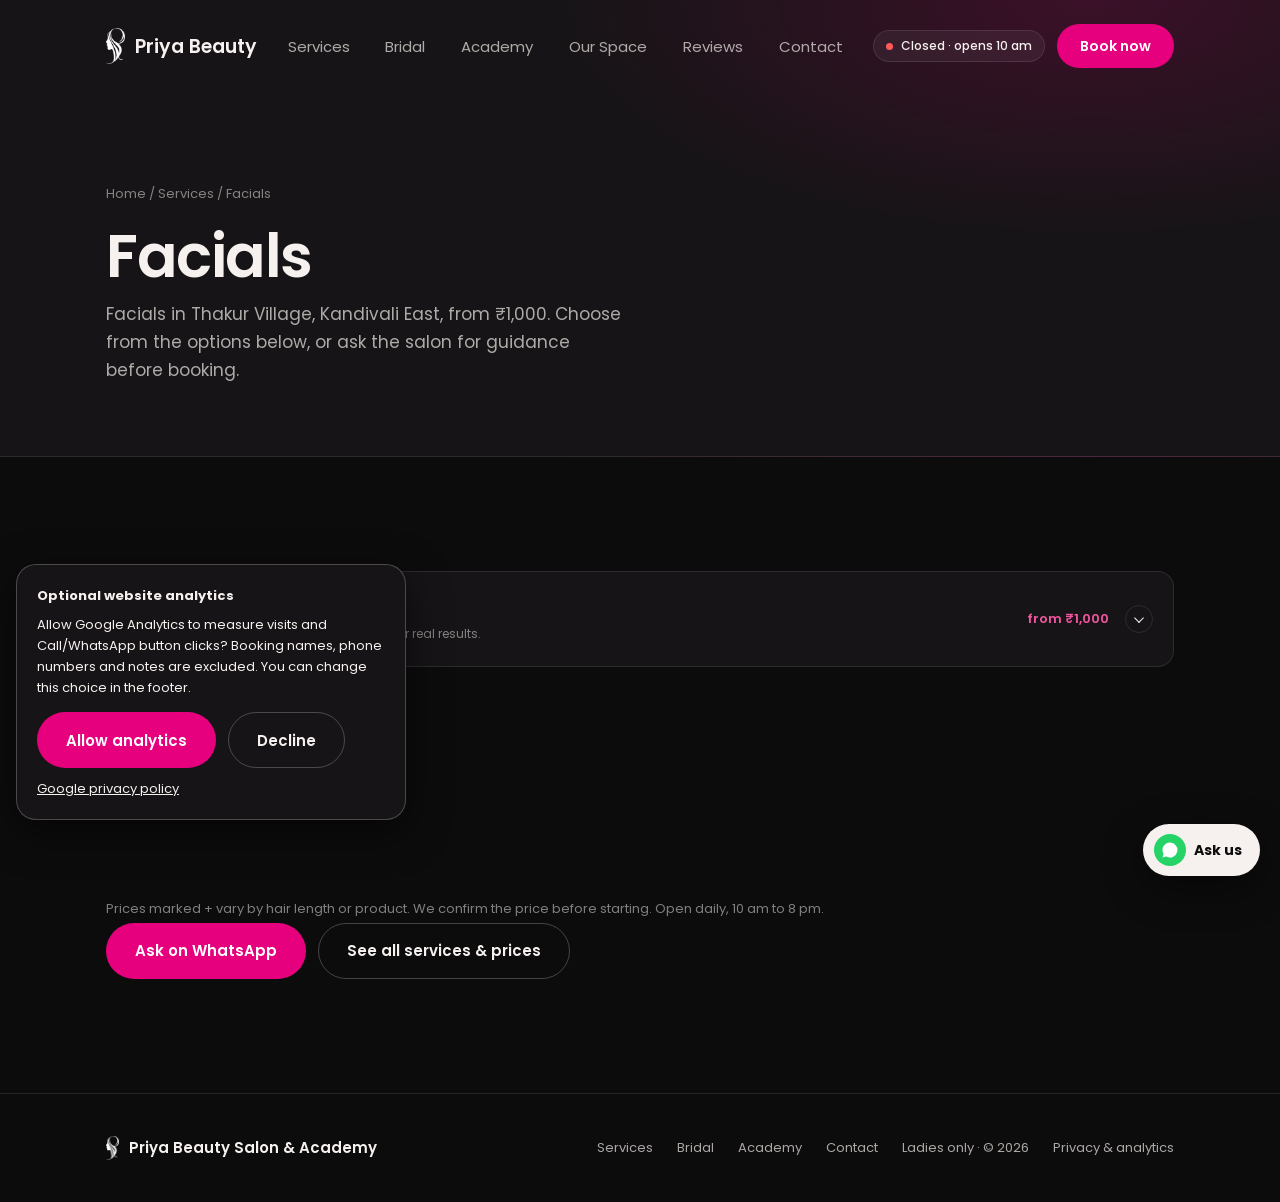
<file: facials/index.html>
<!DOCTYPE html>
<html lang="en">
<head><base href="../">
<meta charset="UTF-8">
<meta name="viewport" content="width=device-width, initial-scale=1.0">
<title>Facials in Thakur Village, Kandivali East | Priya Beauty</title>
<meta name="description" content="View Herbal, Lotus, O3+, Hydra and other facial prices at Priya Beauty Salon, Kandivali East. Facials from ₹1,000. Enquire and book on WhatsApp.">
<link rel="canonical" href="https://brunomulik24-prog.github.io/priyabeauty/facials/">
<meta property="og:type" content="website">
<meta property="og:site_name" content="Priya Beauty Salon &amp; Academy">
<meta property="og:title" content="Facials in Thakur Village, Kandivali East | Priya Beauty">
<meta property="og:description" content="View Herbal, Lotus, O3+, Hydra and other facial prices at Priya Beauty Salon, Kandivali East. Facials from ₹1,000. Enquire and book on WhatsApp.">
<meta property="og:url" content="https://brunomulik24-prog.github.io/priyabeauty/facials/">
<meta property="og:image" content="https://brunomulik24-prog.github.io/priyabeauty/images/og-cover.jpg">
<meta property="og:image:width" content="1200"><meta property="og:image:height" content="630">
<meta name="twitter:card" content="summary_large_image">
<script type="application/ld+json">{"@context": "https://schema.org", "@graph": [{"@context": "https://schema.org", "@type": "BeautySalon", "name": "Priya Beauty Salon", "image": "https://brunomulik24-prog.github.io/priyabeauty/images/og-cover.jpg", "url": "https://brunomulik24-prog.github.io/priyabeauty/", "telephone": "+919004312040", "email": "pratibhagajjar3@gmail.com", "priceRange": "₹₹", "address": {"@type": "PostalAddress", "streetAddress": "Shop No. 50, Evershine Moon CHS Ltd., Sector 1, opp. Sunflower Bldg., Thakur Village", "addressLocality": "Kandivali East, Mumbai", "addressRegion": "Maharashtra", "postalCode": "400101", "addressCountry": "IN"}, "geo": {"@type": "GeoCoordinates", "latitude": 19.2143631, "longitude": 72.8736069}, "openingHoursSpecification": [{"@type": "OpeningHoursSpecification", "dayOfWeek": ["Monday", "Tuesday", "Wednesday", "Thursday", "Friday", "Saturday", "Sunday"], "opens": "10:00", "closes": "20:00"}], "founder": {"@type": "Person", "name": "Pratibha Gajjar"}, "sameAs": ["https://www.instagram.com/pratibhagajjar/", "https://www.google.com/maps/place/Priya+Beauty+Salon/data=!4m2!3m1!1s0x0:0x7c0b6a25188f19e9"], "@id": "https://brunomulik24-prog.github.io/priyabeauty/#salon", "hasMap": "https://www.google.com/maps/place/Priya+Beauty+Salon/data=!4m2!3m1!1s0x0:0x7c0b6a25188f19e9"}, {"@type": "WebPage", "@id": "https://brunomulik24-prog.github.io/priyabeauty/facials/#webpage", "url": "https://brunomulik24-prog.github.io/priyabeauty/facials/", "name": "Facials in Thakur Village, Kandivali East | Priya Beauty", "description": "View Herbal, Lotus, O3+, Hydra and other facial prices at Priya Beauty Salon, Kandivali East. Facials from ₹1,000. Enquire and book on WhatsApp.", "about": {"@id": "https://brunomulik24-prog.github.io/priyabeauty/#salon"}, "inLanguage": "en-IN"}, {"@type": "BreadcrumbList", "itemListElement": [{"@type": "ListItem", "position": 1, "name": "Home", "item": "https://brunomulik24-prog.github.io/priyabeauty/"}, {"@type": "ListItem", "position": 2, "name": "Facials", "item": "https://brunomulik24-prog.github.io/priyabeauty/facials/"}]}]}</script>
<meta name="theme-color" content="#0d0c0d">
<link rel="icon" href="images/logo-mark-black.png">
<link rel="preconnect" href="https://fonts.googleapis.com">
<link rel="preconnect" href="https://fonts.gstatic.com" crossorigin>
<link href="https://fonts.googleapis.com/css2?family=Playfair+Display:ital,wght@0,400;0,500;1,400;1,500&amp;family=Poppins:wght@300;400;500;600&amp;display=swap" rel="stylesheet">
<link rel="stylesheet" href="assets/site.css?v=1518b052154a">
<script src="assets/analytics.js?v=5c1a5685b110" defer></script></head>
<body data-page="facials">

<!-- ========== NAV ========== -->
<header class="nav" id="nav">
  <div class="wrap">
    <a href="./" class="brand" aria-label="Priya Beauty home"><img src="images/responsive/logo-mark-white-168.webp" alt="" width="324" height="609" decoding="async" srcset="images/responsive/logo-mark-white-56.webp 56w, images/responsive/logo-mark-white-112.webp 112w, images/responsive/logo-mark-white-168.webp 168w" sizes="36px"><b>Priya Beauty</b></a>
    <ul class="links">
      <li><a href="services/" data-r="services">Services</a></li>
      <li><a href="bridal/" data-r="bridal">Bridal</a></li>
      <li><a href="academy/" data-r="academy">Academy</a></li>
      <li><a href="space/" data-r="space">Our Space</a></li>
      <li><a href="reviews/" data-r="reviews">Reviews</a></li>
      <li><a href="contact/" data-r="contact">Contact</a></li>
    </ul>
    <div class="nav-r">
      <span class="status js-status nav-status"><span class="dot"></span><span class="js-status-txt long-t">Open daily 10 am to 8 pm</span><span class="js-status-short short-t">Open daily</span></span>
      <a href="contact/" class="btn btn-pink book">Book now</a>
      <button class="burger" aria-label="Open menu" aria-expanded="false" id="burger"><svg class="i" viewbox="0 0 24 24" aria-hidden="true"><path d="M4 7h16"></path><path d="M4 12h16"></path><path d="M4 17h16"></path></svg></button>
    </div>
  </div>
</header>

<div class="drawer" id="drawer" aria-hidden="true">
  <div class="drawer-top">
    <a href="./" class="brand"><img src="images/responsive/logo-mark-white-168.webp" alt="" width="324" height="609" decoding="async" srcset="images/responsive/logo-mark-white-56.webp 56w, images/responsive/logo-mark-white-112.webp 112w, images/responsive/logo-mark-white-168.webp 168w" sizes="36px"><b>Priya Beauty</b></a>
    <button class="x" id="drawerClose" aria-label="Close menu"><svg class="i" viewbox="0 0 24 24" aria-hidden="true"><path d="M6 6l12 12"></path><path d="M18 6L6 18"></path></svg></button>
  </div>
  <nav>
    <a href="./" data-r="home">Home</a>
    <a href="services/" data-r="services">Services</a>
    <a href="bridal/" data-r="bridal">Bridal</a>
    <a href="academy/" data-r="academy">Academy</a>
    <a href="space/" data-r="space">Our Space</a>
    <a href="reviews/" data-r="reviews">Reviews</a>
    <a href="contact/" data-r="contact">Contact</a>
  </nav>
  <a href="https://wa.me/919004312040?text=Hi%20Priya%20Beauty%2C%20I%27d%20like%20to%20book%20an%20appointment." class="btn btn-pink btn-full js-wa" data-msg="Hi Priya Beauty, I&#x27;d like to book an appointment." target="_blank" rel="noopener"><svg viewbox="0 0 24 24" fill="currentColor" aria-hidden="true"><path d="M12 2a10 10 0 0 0-8.6 15.1L2 22l5-1.3A10 10 0 1 0 12 2zm5.3 14.1c-.2.6-1.3 1.2-1.8 1.2-.5.1-1 .2-3.3-.7-2.8-1.1-4.5-3.9-4.7-4.1-.1-.2-1.1-1.5-1.1-2.9s.7-2 1-2.3c.2-.3.5-.3.7-.3h.5c.2 0 .4 0 .6.5l.8 2c.1.2.1.4 0 .5l-.3.5-.4.4c-.1.1-.3.3-.1.6.2.3.7 1.2 1.6 1.9 1.1.9 2 1.2 2.3 1.4.3.1.5.1.6-.1l.9-1c.2-.3.4-.2.6-.1l1.9.9c.3.1.5.2.5.3.1.2.1.7-.1 1.3z"></path></svg>Book on WhatsApp</a>
</div>

<main><section class="page on" id="p-facials" data-title="Facials in Thakur Village, Kandivali East | Priya Beauty">
  <div class="phero"><div class="wrap">
    <div class="crumb"><a href="./">Home</a> / <a href="services/">Services</a> / Facials</div>
    <h1>Facials</h1>
    <p class="lead">Facials in Thakur Village, Kandivali East, from ₹1,000. Choose from the options below, or ask the salon for guidance before booking.</p>
  </div></div>
  <section class="sec"><div class="wrap">
    
    <div id="svcGroups"><div class="acc"><details class="acc-item" name="svc-acc"><summary><span class="acc-l"><b>Facials</b><small>9 options · Basic for a quick glow. Advance for real results.</small></span><span class="acc-from">from ₹1,000</span><span class="acc-ch"></span></summary><div class="acc-body"><table class="menu"><tbody><tr><td class="nm">Herbal facial</td><td class="pr">₹1,000</td></tr><tr><td class="nm">Lotus facial</td><td class="pr">₹1,200</td></tr><tr><td class="nm">Aroma facial</td><td class="pr">₹1,500</td></tr><tr><td class="nm">O3+ facial</td><td class="pr">₹2,000</td></tr><tr><td class="nm">Hydra facial<span class="star-badge">Popular</span></td><td class="pr">₹2,500+</td></tr><tr><td class="nm">Peeling facial</td><td class="pr">₹3,000</td></tr><tr><td class="nm">Acne facial</td><td class="pr">₹3,500</td></tr><tr><td class="nm">Collagen facial</td><td class="pr">₹3,500</td></tr><tr><td class="nm">Korean facial</td><td class="pr">₹4,500+</td></tr></tbody></table><a class="btn btn-pink js-wa acc-btn" href="https://wa.me/919004312040?text=Hi%21%20I%E2%80%99d%20like%20to%20book%3A%20Facials.%20Please%20share%20a%20free%20slot." data-msg="Hi! I’d like to book: Facials. Please share a free slot." target="_blank" rel="noopener">Book facials</a></div></details></div></div>
  </div></section>
<section class="sec"><div class="wrap"><p class="note">Prices marked + vary by hair length or product. We confirm the price before starting. Open daily, 10 am to 8 pm.</p><div class="cta-row"><a class="btn btn-pink js-wa" href="https://wa.me/919004312040?text=Hi%20Priya%20Beauty%21%20I%20would%20like%20to%20enquire%20about%20Facials." data-msg="Hi Priya Beauty! I would like to enquire about Facials." target="_blank" rel="noopener">Ask on WhatsApp</a><a class="btn btn-ghost" href="services/">See all services &amp; prices</a></div></div></section></section></main>

<footer>
  <div class="wrap ft">
    <a href="./" class="brand"><img src="images/responsive/logo-mark-white-168.webp" alt="" width="324" height="609" decoding="async" srcset="images/responsive/logo-mark-white-56.webp 56w, images/responsive/logo-mark-white-112.webp 112w, images/responsive/logo-mark-white-168.webp 168w" sizes="36px"><b>Priya Beauty Salon &amp; Academy</b></a>
    <div class="ft-links">
      <a href="services/">Services</a><a href="bridal/">Bridal</a><a href="academy/">Academy</a><a href="contact/">Contact</a>
      <span>Ladies only &middot; &copy; <span id="yr">2026</span></span>
    </div>
  </div>
</footer>

<!-- floating ask -->
<div class="ask-panel" id="askPanel" role="dialog" aria-label="Quick questions">
  <h2>Quick question?</h2>
  <p>Tap one. WhatsApp opens with it ready to send.</p>
  <div class="qs">
    <a href="https://wa.me/919004312040?text=Hi%21%20Do%20you%20have%20a%20slot%20available%20today%3F" class="js-wa" data-msg="Hi! Do you have a slot available today?" target="_blank" rel="noopener">Any slot free today?</a>
    <a href="https://wa.me/919004312040?text=Hi%21%20I%27d%20like%20to%20book%20an%20Aqua%20Hair%20Spa.%20My%20hair%20length%20is%3A%20" class="js-wa" data-msg="Hi! I&#x27;d like to book an Aqua Hair Spa. My hair length is: " target="_blank" rel="noopener">Book Aqua Hair Spa</a>
    <a href="https://wa.me/919004312040?text=Hi%21%20I%27d%20like%20to%20know%20which%20suits%20my%20hair%3A%20Botox%20treatment%20or%20Nanoplastia." class="js-wa" data-msg="Hi! I&#x27;d like to know which suits my hair: Botox treatment or Nanoplastia." target="_blank" rel="noopener">Botox or Nanoplastia?</a>
    <a href="https://wa.me/919004312040?text=Hi%21%20I%27m%20interested%20in%20your%20bridal%20make-up.%20Can%20you%20share%20packages%3F" class="js-wa" data-msg="Hi! I&#x27;m interested in your bridal make-up. Can you share packages?" target="_blank" rel="noopener">Bridal packages</a>
    <a href="https://wa.me/919004312040?text=Hi%21%20I%27d%20like%20details%20of%20the%20next%20academy%20batch." class="js-wa" data-msg="Hi! I&#x27;d like details of the next academy batch." target="_blank" rel="noopener">Next academy batch</a>
  </div>
</div>
<button class="ask-fab" id="askFab" aria-label="Ask the salon a question" aria-expanded="false" aria-controls="askPanel">
  <i><svg viewbox="0 0 24 24" fill="currentColor"><path d="M12 2a10 10 0 0 0-8.6 15.1L2 22l5-1.3A10 10 0 1 0 12 2z"></path></svg></i><b>Ask us</b>
</button>

<!-- mobile action bar -->
<nav class="actbar" aria-label="Quick actions">
  <a href="tel:+919004312040"><svg viewbox="0 0 24 24" fill="none" stroke="currentColor" stroke-width="2"><path d="M22 16.9v3a2 2 0 0 1-2.2 2 19.8 19.8 0 0 1-8.6-3.1 19.5 19.5 0 0 1-6-6A19.8 19.8 0 0 1 2.1 4.2 2 2 0 0 1 4.1 2h3a2 2 0 0 1 2 1.7c.1 1 .4 1.9.7 2.8a2 2 0 0 1-.5 2.1L8 9.9a16 16 0 0 0 6 6l1.3-1.3a2 2 0 0 1 2.1-.4c.9.3 1.8.6 2.8.7a2 2 0 0 1 1.7 2z"></path></svg>Call</a>
  <a href="https://wa.me/919004312040?text=Hi%20Priya%20Beauty%2C%20I%27d%20like%20to%20book%20an%20appointment." class="wa js-wa" data-msg="Hi Priya Beauty, I&#x27;d like to book an appointment." target="_blank" rel="noopener"><svg viewbox="0 0 24 24" fill="currentColor"><path d="M12 2a10 10 0 0 0-8.6 15.1L2 22l5-1.3A10 10 0 1 0 12 2zm5.3 14.1c-.2.6-1.3 1.2-1.8 1.2-.5.1-1 .2-3.3-.7-2.8-1.1-4.5-3.9-4.7-4.1-.1-.2-1.1-1.5-1.1-2.9s.7-2 1-2.3c.2-.3.5-.3.7-.3h.5c.2 0 .4 0 .6.5l.8 2c.1.2.1.4 0 .5l-.3.5-.4.4c-.1.1-.3.3-.1.6.2.3.7 1.2 1.6 1.9 1.1.9 2 1.2 2.3 1.4.3.1.5.1.6-.1l.9-1c.2-.3.4-.2.6-.1l1.9.9c.3.1.5.2.5.3.1.2.1.7-.1 1.3z"></path></svg>WhatsApp</a>
  <a href="contact/" class="bk"><svg viewbox="0 0 24 24" fill="none" stroke="currentColor" stroke-width="2"><rect x="3" y="4" width="18" height="17" rx="2"></rect><path d="M3 9h18M8 2v4M16 2v4"></path></svg>Book</a>
  <a href="https://www.google.com/maps/place/Priya+Beauty+Salon/data=!4m2!3m1!1s0x0:0x7c0b6a25188f19e9" target="_blank" rel="noopener"><svg viewbox="0 0 24 24" fill="none" stroke="currentColor" stroke-width="2"><path d="M12 22s7-6.5 7-12a7 7 0 0 0-14 0c0 5.5 7 12 7 12z"></path><circle cx="12" cy="10" r="2.5"></circle></svg>Directions</a>
</nav>

<div class="ss" id="ss" role="dialog" aria-modal="true" aria-label="Our work slideshow">
  <div class="ss-top"><span class="ss-count" id="ssCount"></span><button class="x" id="ssClose" aria-label="Close slideshow"><svg class="i" viewbox="0 0 24 24" aria-hidden="true"><path d="M6 6l12 12"></path><path d="M18 6L6 18"></path></svg></button></div>
  <div class="ss-tabs" id="ssTabs"></div>
  <div class="ss-bar"><i id="ssBar"></i></div>
  <div class="ss-track" id="ssTrack" tabindex="-1"></div>
  <div class="ss-foot"><button class="ss-btn ss-prev" id="ssPrev" aria-label="Previous photo"><svg class="i" viewbox="0 0 24 24" aria-hidden="true"><path d="M5 12h14"></path><path d="M13 6l6 6-6 6"></path></svg></button><button class="ss-play" id="ssPlay" aria-label="Pause slideshow">Pause</button><button class="ss-btn ss-next" id="ssNext" aria-label="Next photo"><svg class="i" viewbox="0 0 24 24" aria-hidden="true"><path d="M5 12h14"></path><path d="M13 6l6 6-6 6"></path></svg></button></div>
  <p class="ss-hint">Swipe to see more</p>
</div>

<!-- lightbox -->
<div class="lb" id="lb" role="dialog" aria-modal="true" aria-label="Photo viewer">
  <button class="x" id="lbClose" aria-label="Close">✕</button>
  <button class="lb-nav lb-prev" id="lbPrev" aria-label="Previous photo">&lsaquo;</button>
  <img id="lbImg" alt="">
  <p id="lbCap"></p>
  <button class="lb-nav lb-next" id="lbNext" aria-label="Next photo">›</button>
</div>

<script src="assets/site.js?v=6d694211b78e" defer></script>
</body>
</html>
</file>
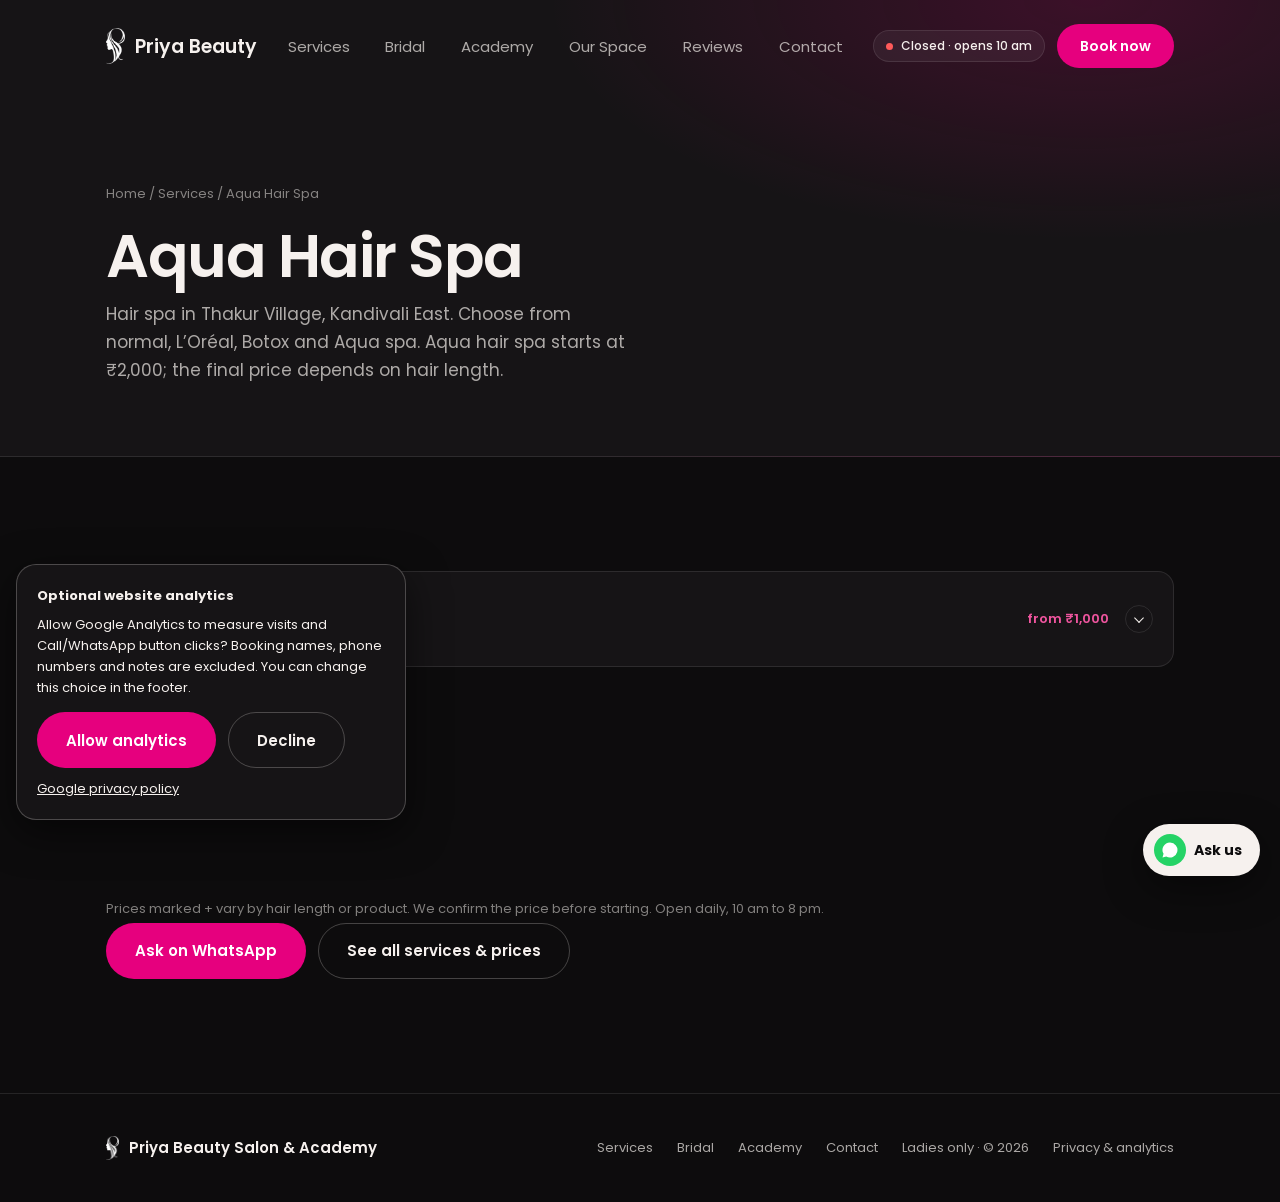
<file: hair-spa/index.html>
<!DOCTYPE html>
<html lang="en">
<head><base href="../">
<meta charset="UTF-8">
<meta name="viewport" content="width=device-width, initial-scale=1.0">
<title>Aqua Hair Spa in Kandivali East | Priya Beauty Salon</title>
<meta name="description" content="Explore normal, L’Oréal, Botox and Aqua hair spa at Priya Beauty Salon in Thakur Village, Kandivali East. Aqua hair spa from ₹2,000. Book on WhatsApp.">
<link rel="canonical" href="https://brunomulik24-prog.github.io/priyabeauty/hair-spa/">
<meta property="og:type" content="website">
<meta property="og:site_name" content="Priya Beauty Salon &amp; Academy">
<meta property="og:title" content="Aqua Hair Spa in Kandivali East | Priya Beauty Salon">
<meta property="og:description" content="Explore normal, L’Oréal, Botox and Aqua hair spa at Priya Beauty Salon in Thakur Village, Kandivali East. Aqua hair spa from ₹2,000. Book on WhatsApp.">
<meta property="og:url" content="https://brunomulik24-prog.github.io/priyabeauty/hair-spa/">
<meta property="og:image" content="https://brunomulik24-prog.github.io/priyabeauty/images/og-cover.jpg">
<meta property="og:image:width" content="1200"><meta property="og:image:height" content="630">
<meta name="twitter:card" content="summary_large_image">
<script type="application/ld+json">{"@context": "https://schema.org", "@graph": [{"@context": "https://schema.org", "@type": "BeautySalon", "name": "Priya Beauty Salon", "image": "https://brunomulik24-prog.github.io/priyabeauty/images/og-cover.jpg", "url": "https://brunomulik24-prog.github.io/priyabeauty/", "telephone": "+919004312040", "email": "pratibhagajjar3@gmail.com", "priceRange": "₹₹", "address": {"@type": "PostalAddress", "streetAddress": "Shop No. 50, Evershine Moon CHS Ltd., Sector 1, opp. Sunflower Bldg., Thakur Village", "addressLocality": "Kandivali East, Mumbai", "addressRegion": "Maharashtra", "postalCode": "400101", "addressCountry": "IN"}, "geo": {"@type": "GeoCoordinates", "latitude": 19.2143631, "longitude": 72.8736069}, "openingHoursSpecification": [{"@type": "OpeningHoursSpecification", "dayOfWeek": ["Monday", "Tuesday", "Wednesday", "Thursday", "Friday", "Saturday", "Sunday"], "opens": "10:00", "closes": "20:00"}], "founder": {"@type": "Person", "name": "Pratibha Gajjar"}, "sameAs": ["https://www.instagram.com/pratibhagajjar/", "https://www.google.com/maps/place/Priya+Beauty+Salon/data=!4m2!3m1!1s0x0:0x7c0b6a25188f19e9"], "@id": "https://brunomulik24-prog.github.io/priyabeauty/#salon", "hasMap": "https://www.google.com/maps/place/Priya+Beauty+Salon/data=!4m2!3m1!1s0x0:0x7c0b6a25188f19e9"}, {"@type": "WebPage", "@id": "https://brunomulik24-prog.github.io/priyabeauty/hair-spa/#webpage", "url": "https://brunomulik24-prog.github.io/priyabeauty/hair-spa/", "name": "Aqua Hair Spa in Kandivali East | Priya Beauty Salon", "description": "Explore normal, L’Oréal, Botox and Aqua hair spa at Priya Beauty Salon in Thakur Village, Kandivali East. Aqua hair spa from ₹2,000. Book on WhatsApp.", "about": {"@id": "https://brunomulik24-prog.github.io/priyabeauty/#salon"}, "inLanguage": "en-IN"}, {"@type": "BreadcrumbList", "itemListElement": [{"@type": "ListItem", "position": 1, "name": "Home", "item": "https://brunomulik24-prog.github.io/priyabeauty/"}, {"@type": "ListItem", "position": 2, "name": "Aqua Hair Spa", "item": "https://brunomulik24-prog.github.io/priyabeauty/hair-spa/"}]}]}</script>
<meta name="theme-color" content="#0d0c0d">
<link rel="icon" href="images/logo-mark-black.png">
<link rel="preconnect" href="https://fonts.googleapis.com">
<link rel="preconnect" href="https://fonts.gstatic.com" crossorigin>
<link href="https://fonts.googleapis.com/css2?family=Playfair+Display:ital,wght@0,400;0,500;1,400;1,500&amp;family=Poppins:wght@300;400;500;600&amp;display=swap" rel="stylesheet">
<link rel="stylesheet" href="assets/site.css?v=1518b052154a">
<script src="assets/analytics.js?v=5c1a5685b110" defer></script></head>
<body data-page="hair-spa">

<!-- ========== NAV ========== -->
<header class="nav" id="nav">
  <div class="wrap">
    <a href="./" class="brand" aria-label="Priya Beauty home"><img src="images/responsive/logo-mark-white-168.webp" alt="" width="324" height="609" decoding="async" srcset="images/responsive/logo-mark-white-56.webp 56w, images/responsive/logo-mark-white-112.webp 112w, images/responsive/logo-mark-white-168.webp 168w" sizes="36px"><b>Priya Beauty</b></a>
    <ul class="links">
      <li><a href="services/" data-r="services">Services</a></li>
      <li><a href="bridal/" data-r="bridal">Bridal</a></li>
      <li><a href="academy/" data-r="academy">Academy</a></li>
      <li><a href="space/" data-r="space">Our Space</a></li>
      <li><a href="reviews/" data-r="reviews">Reviews</a></li>
      <li><a href="contact/" data-r="contact">Contact</a></li>
    </ul>
    <div class="nav-r">
      <span class="status js-status nav-status"><span class="dot"></span><span class="js-status-txt long-t">Open daily 10 am to 8 pm</span><span class="js-status-short short-t">Open daily</span></span>
      <a href="contact/" class="btn btn-pink book">Book now</a>
      <button class="burger" aria-label="Open menu" aria-expanded="false" id="burger"><svg class="i" viewbox="0 0 24 24" aria-hidden="true"><path d="M4 7h16"></path><path d="M4 12h16"></path><path d="M4 17h16"></path></svg></button>
    </div>
  </div>
</header>

<div class="drawer" id="drawer" aria-hidden="true">
  <div class="drawer-top">
    <a href="./" class="brand"><img src="images/responsive/logo-mark-white-168.webp" alt="" width="324" height="609" decoding="async" srcset="images/responsive/logo-mark-white-56.webp 56w, images/responsive/logo-mark-white-112.webp 112w, images/responsive/logo-mark-white-168.webp 168w" sizes="36px"><b>Priya Beauty</b></a>
    <button class="x" id="drawerClose" aria-label="Close menu"><svg class="i" viewbox="0 0 24 24" aria-hidden="true"><path d="M6 6l12 12"></path><path d="M18 6L6 18"></path></svg></button>
  </div>
  <nav>
    <a href="./" data-r="home">Home</a>
    <a href="services/" data-r="services">Services</a>
    <a href="bridal/" data-r="bridal">Bridal</a>
    <a href="academy/" data-r="academy">Academy</a>
    <a href="space/" data-r="space">Our Space</a>
    <a href="reviews/" data-r="reviews">Reviews</a>
    <a href="contact/" data-r="contact">Contact</a>
  </nav>
  <a href="https://wa.me/919004312040?text=Hi%20Priya%20Beauty%2C%20I%27d%20like%20to%20book%20an%20appointment." class="btn btn-pink btn-full js-wa" data-msg="Hi Priya Beauty, I&#x27;d like to book an appointment." target="_blank" rel="noopener"><svg viewbox="0 0 24 24" fill="currentColor" aria-hidden="true"><path d="M12 2a10 10 0 0 0-8.6 15.1L2 22l5-1.3A10 10 0 1 0 12 2zm5.3 14.1c-.2.6-1.3 1.2-1.8 1.2-.5.1-1 .2-3.3-.7-2.8-1.1-4.5-3.9-4.7-4.1-.1-.2-1.1-1.5-1.1-2.9s.7-2 1-2.3c.2-.3.5-.3.7-.3h.5c.2 0 .4 0 .6.5l.8 2c.1.2.1.4 0 .5l-.3.5-.4.4c-.1.1-.3.3-.1.6.2.3.7 1.2 1.6 1.9 1.1.9 2 1.2 2.3 1.4.3.1.5.1.6-.1l.9-1c.2-.3.4-.2.6-.1l1.9.9c.3.1.5.2.5.3.1.2.1.7-.1 1.3z"></path></svg>Book on WhatsApp</a>
</div>

<main><section class="page on" id="p-hair-spa" data-title="Aqua Hair Spa in Kandivali East | Priya Beauty Salon">
  <div class="phero"><div class="wrap">
    <div class="crumb"><a href="./">Home</a> / <a href="services/">Services</a> / Aqua Hair Spa</div>
    <h1>Aqua Hair Spa</h1>
    <p class="lead">Hair spa in Thakur Village, Kandivali East. Choose from normal, L’Oréal, Botox and Aqua spa. Aqua hair spa starts at ₹2,000; the final price depends on hair length.</p>
  </div></div>
  <section class="sec"><div class="wrap">
    
    <div id="svcGroups"><div class="acc"><details class="acc-item" name="svc-acc"><summary><span class="acc-l"><b>Hair spa</b><small>5 options · For soft, nourished hair.</small></span><span class="acc-from">from ₹1,000</span><span class="acc-ch"></span></summary><div class="acc-body"><table class="menu"><tbody><tr><td class="nm">Normal hair spa</td><td class="pr">₹1,000+</td></tr><tr><td class="nm">L’Oréal hair spa</td><td class="pr">₹1,200+</td></tr><tr><td class="nm">Botox hair spa</td><td class="pr">₹1,500+</td></tr><tr><td class="nm">Aqua hair spa<span class="star-badge">Most loved</span></td><td class="pr">₹2,000+</td></tr><tr><td class="nm">Head oil massage<span class="star-badge">Add-on</span></td><td class="pr">₹350+</td></tr></tbody></table><a class="btn btn-pink js-wa acc-btn" href="https://wa.me/919004312040?text=Hi%21%20I%E2%80%99d%20like%20to%20book%3A%20Hair%20spa.%20Please%20share%20a%20free%20slot." data-msg="Hi! I’d like to book: Hair spa. Please share a free slot." target="_blank" rel="noopener">Book hair spa</a></div></details></div></div>
  </div></section>
<section class="sec"><div class="wrap"><p class="note">Prices marked + vary by hair length or product. We confirm the price before starting. Open daily, 10 am to 8 pm.</p><div class="cta-row"><a class="btn btn-pink js-wa" href="https://wa.me/919004312040?text=Hi%20Priya%20Beauty%21%20I%20would%20like%20to%20enquire%20about%20Aqua%20Hair%20Spa." data-msg="Hi Priya Beauty! I would like to enquire about Aqua Hair Spa." target="_blank" rel="noopener">Ask on WhatsApp</a><a class="btn btn-ghost" href="services/">See all services &amp; prices</a></div></div></section></section></main>

<footer>
  <div class="wrap ft">
    <a href="./" class="brand"><img src="images/responsive/logo-mark-white-168.webp" alt="" width="324" height="609" decoding="async" srcset="images/responsive/logo-mark-white-56.webp 56w, images/responsive/logo-mark-white-112.webp 112w, images/responsive/logo-mark-white-168.webp 168w" sizes="36px"><b>Priya Beauty Salon &amp; Academy</b></a>
    <div class="ft-links">
      <a href="services/">Services</a><a href="bridal/">Bridal</a><a href="academy/">Academy</a><a href="contact/">Contact</a>
      <span>Ladies only &middot; &copy; <span id="yr">2026</span></span>
    </div>
  </div>
</footer>

<!-- floating ask -->
<div class="ask-panel" id="askPanel" role="dialog" aria-label="Quick questions">
  <h2>Quick question?</h2>
  <p>Tap one. WhatsApp opens with it ready to send.</p>
  <div class="qs">
    <a href="https://wa.me/919004312040?text=Hi%21%20Do%20you%20have%20a%20slot%20available%20today%3F" class="js-wa" data-msg="Hi! Do you have a slot available today?" target="_blank" rel="noopener">Any slot free today?</a>
    <a href="https://wa.me/919004312040?text=Hi%21%20I%27d%20like%20to%20book%20an%20Aqua%20Hair%20Spa.%20My%20hair%20length%20is%3A%20" class="js-wa" data-msg="Hi! I&#x27;d like to book an Aqua Hair Spa. My hair length is: " target="_blank" rel="noopener">Book Aqua Hair Spa</a>
    <a href="https://wa.me/919004312040?text=Hi%21%20I%27d%20like%20to%20know%20which%20suits%20my%20hair%3A%20Botox%20treatment%20or%20Nanoplastia." class="js-wa" data-msg="Hi! I&#x27;d like to know which suits my hair: Botox treatment or Nanoplastia." target="_blank" rel="noopener">Botox or Nanoplastia?</a>
    <a href="https://wa.me/919004312040?text=Hi%21%20I%27m%20interested%20in%20your%20bridal%20make-up.%20Can%20you%20share%20packages%3F" class="js-wa" data-msg="Hi! I&#x27;m interested in your bridal make-up. Can you share packages?" target="_blank" rel="noopener">Bridal packages</a>
    <a href="https://wa.me/919004312040?text=Hi%21%20I%27d%20like%20details%20of%20the%20next%20academy%20batch." class="js-wa" data-msg="Hi! I&#x27;d like details of the next academy batch." target="_blank" rel="noopener">Next academy batch</a>
  </div>
</div>
<button class="ask-fab" id="askFab" aria-label="Ask the salon a question" aria-expanded="false" aria-controls="askPanel">
  <i><svg viewbox="0 0 24 24" fill="currentColor"><path d="M12 2a10 10 0 0 0-8.6 15.1L2 22l5-1.3A10 10 0 1 0 12 2z"></path></svg></i><b>Ask us</b>
</button>

<!-- mobile action bar -->
<nav class="actbar" aria-label="Quick actions">
  <a href="tel:+919004312040"><svg viewbox="0 0 24 24" fill="none" stroke="currentColor" stroke-width="2"><path d="M22 16.9v3a2 2 0 0 1-2.2 2 19.8 19.8 0 0 1-8.6-3.1 19.5 19.5 0 0 1-6-6A19.8 19.8 0 0 1 2.1 4.2 2 2 0 0 1 4.1 2h3a2 2 0 0 1 2 1.7c.1 1 .4 1.9.7 2.8a2 2 0 0 1-.5 2.1L8 9.9a16 16 0 0 0 6 6l1.3-1.3a2 2 0 0 1 2.1-.4c.9.3 1.8.6 2.8.7a2 2 0 0 1 1.7 2z"></path></svg>Call</a>
  <a href="https://wa.me/919004312040?text=Hi%20Priya%20Beauty%2C%20I%27d%20like%20to%20book%20an%20appointment." class="wa js-wa" data-msg="Hi Priya Beauty, I&#x27;d like to book an appointment." target="_blank" rel="noopener"><svg viewbox="0 0 24 24" fill="currentColor"><path d="M12 2a10 10 0 0 0-8.6 15.1L2 22l5-1.3A10 10 0 1 0 12 2zm5.3 14.1c-.2.6-1.3 1.2-1.8 1.2-.5.1-1 .2-3.3-.7-2.8-1.1-4.5-3.9-4.7-4.1-.1-.2-1.1-1.5-1.1-2.9s.7-2 1-2.3c.2-.3.5-.3.7-.3h.5c.2 0 .4 0 .6.5l.8 2c.1.2.1.4 0 .5l-.3.5-.4.4c-.1.1-.3.3-.1.6.2.3.7 1.2 1.6 1.9 1.1.9 2 1.2 2.3 1.4.3.1.5.1.6-.1l.9-1c.2-.3.4-.2.6-.1l1.9.9c.3.1.5.2.5.3.1.2.1.7-.1 1.3z"></path></svg>WhatsApp</a>
  <a href="contact/" class="bk"><svg viewbox="0 0 24 24" fill="none" stroke="currentColor" stroke-width="2"><rect x="3" y="4" width="18" height="17" rx="2"></rect><path d="M3 9h18M8 2v4M16 2v4"></path></svg>Book</a>
  <a href="https://www.google.com/maps/place/Priya+Beauty+Salon/data=!4m2!3m1!1s0x0:0x7c0b6a25188f19e9" target="_blank" rel="noopener"><svg viewbox="0 0 24 24" fill="none" stroke="currentColor" stroke-width="2"><path d="M12 22s7-6.5 7-12a7 7 0 0 0-14 0c0 5.5 7 12 7 12z"></path><circle cx="12" cy="10" r="2.5"></circle></svg>Directions</a>
</nav>

<div class="ss" id="ss" role="dialog" aria-modal="true" aria-label="Our work slideshow">
  <div class="ss-top"><span class="ss-count" id="ssCount"></span><button class="x" id="ssClose" aria-label="Close slideshow"><svg class="i" viewbox="0 0 24 24" aria-hidden="true"><path d="M6 6l12 12"></path><path d="M18 6L6 18"></path></svg></button></div>
  <div class="ss-tabs" id="ssTabs"></div>
  <div class="ss-bar"><i id="ssBar"></i></div>
  <div class="ss-track" id="ssTrack" tabindex="-1"></div>
  <div class="ss-foot"><button class="ss-btn ss-prev" id="ssPrev" aria-label="Previous photo"><svg class="i" viewbox="0 0 24 24" aria-hidden="true"><path d="M5 12h14"></path><path d="M13 6l6 6-6 6"></path></svg></button><button class="ss-play" id="ssPlay" aria-label="Pause slideshow">Pause</button><button class="ss-btn ss-next" id="ssNext" aria-label="Next photo"><svg class="i" viewbox="0 0 24 24" aria-hidden="true"><path d="M5 12h14"></path><path d="M13 6l6 6-6 6"></path></svg></button></div>
  <p class="ss-hint">Swipe to see more</p>
</div>

<!-- lightbox -->
<div class="lb" id="lb" role="dialog" aria-modal="true" aria-label="Photo viewer">
  <button class="x" id="lbClose" aria-label="Close">✕</button>
  <button class="lb-nav lb-prev" id="lbPrev" aria-label="Previous photo">&lsaquo;</button>
  <img id="lbImg" alt="">
  <p id="lbCap"></p>
  <button class="lb-nav lb-next" id="lbNext" aria-label="Next photo">›</button>
</div>

<script src="assets/site.js?v=6d694211b78e" defer></script>
</body>
</html>
</file>
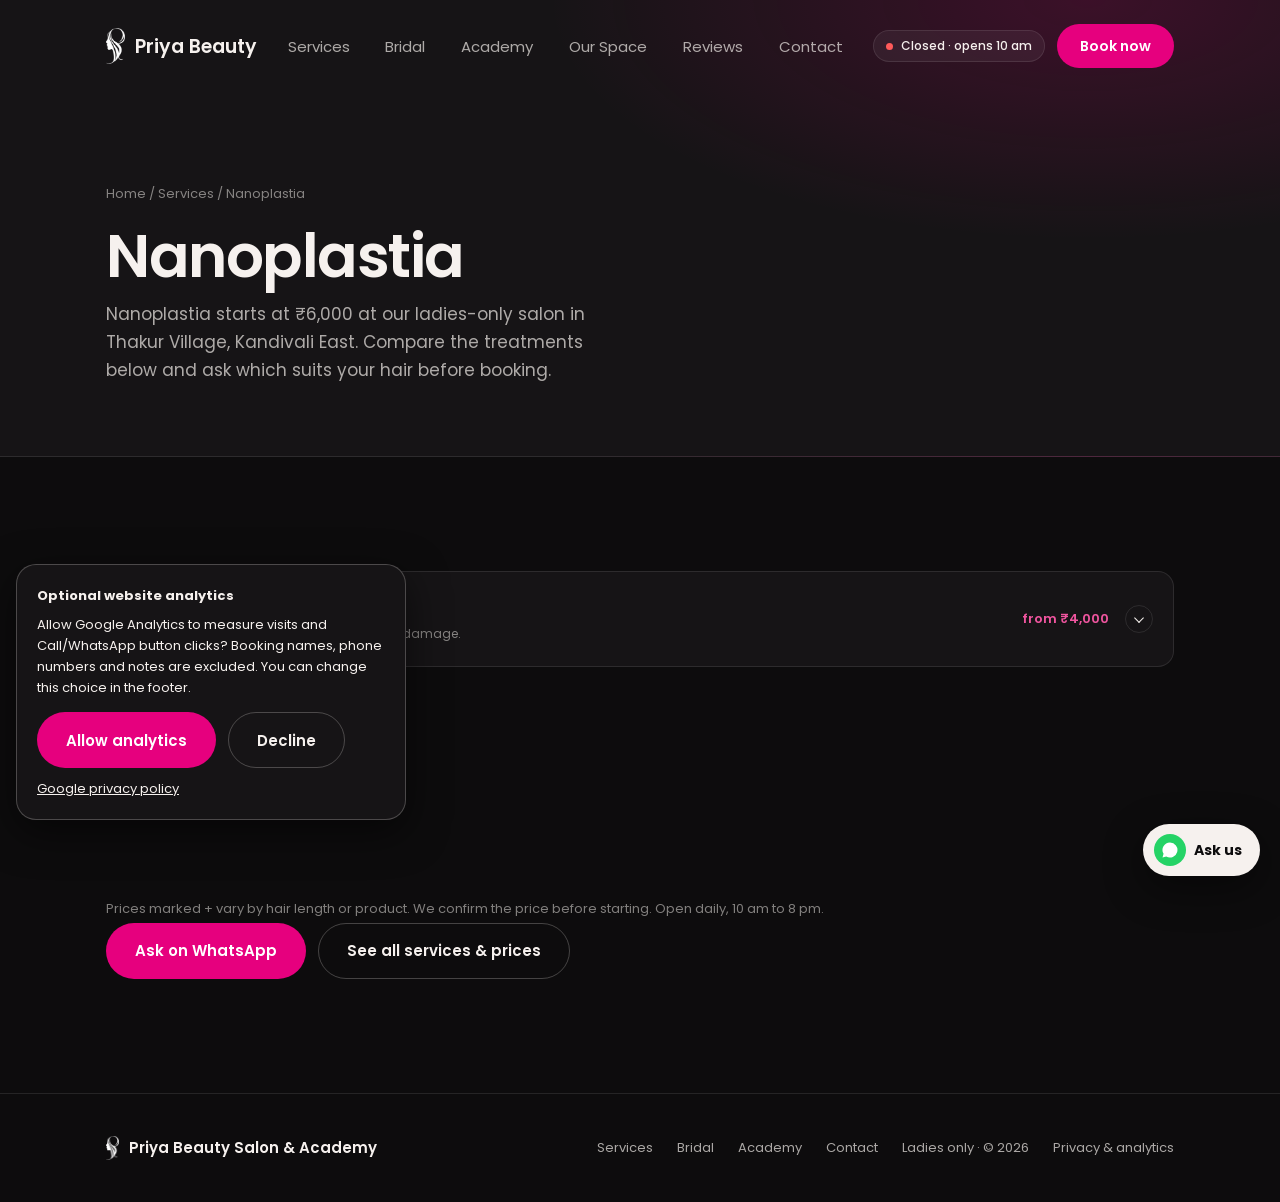
<file: nanoplastia/index.html>
<!DOCTYPE html>
<html lang="en">
<head><base href="../">
<meta charset="UTF-8">
<meta name="viewport" content="width=device-width, initial-scale=1.0">
<title>Nanoplastia in Kandivali East | Priya Beauty Salon</title>
<meta name="description" content="Nanoplastia from ₹6,000 at Priya Beauty Salon, Thakur Village, Kandivali East. Compare Aqua, Botox and Nanoplastia treatments and enquire about your hair length.">
<link rel="canonical" href="https://brunomulik24-prog.github.io/priyabeauty/nanoplastia/">
<meta property="og:type" content="website">
<meta property="og:site_name" content="Priya Beauty Salon &amp; Academy">
<meta property="og:title" content="Nanoplastia in Kandivali East | Priya Beauty Salon">
<meta property="og:description" content="Nanoplastia from ₹6,000 at Priya Beauty Salon, Thakur Village, Kandivali East. Compare Aqua, Botox and Nanoplastia treatments and enquire about your hair length.">
<meta property="og:url" content="https://brunomulik24-prog.github.io/priyabeauty/nanoplastia/">
<meta property="og:image" content="https://brunomulik24-prog.github.io/priyabeauty/images/og-cover.jpg">
<meta property="og:image:width" content="1200"><meta property="og:image:height" content="630">
<meta name="twitter:card" content="summary_large_image">
<script type="application/ld+json">{"@context": "https://schema.org", "@graph": [{"@context": "https://schema.org", "@type": "BeautySalon", "name": "Priya Beauty Salon", "image": "https://brunomulik24-prog.github.io/priyabeauty/images/og-cover.jpg", "url": "https://brunomulik24-prog.github.io/priyabeauty/", "telephone": "+919004312040", "email": "pratibhagajjar3@gmail.com", "priceRange": "₹₹", "address": {"@type": "PostalAddress", "streetAddress": "Shop No. 50, Evershine Moon CHS Ltd., Sector 1, opp. Sunflower Bldg., Thakur Village", "addressLocality": "Kandivali East, Mumbai", "addressRegion": "Maharashtra", "postalCode": "400101", "addressCountry": "IN"}, "geo": {"@type": "GeoCoordinates", "latitude": 19.2143631, "longitude": 72.8736069}, "openingHoursSpecification": [{"@type": "OpeningHoursSpecification", "dayOfWeek": ["Monday", "Tuesday", "Wednesday", "Thursday", "Friday", "Saturday", "Sunday"], "opens": "10:00", "closes": "20:00"}], "founder": {"@type": "Person", "name": "Pratibha Gajjar"}, "sameAs": ["https://www.instagram.com/pratibhagajjar/", "https://www.google.com/maps/place/Priya+Beauty+Salon/data=!4m2!3m1!1s0x0:0x7c0b6a25188f19e9"], "@id": "https://brunomulik24-prog.github.io/priyabeauty/#salon", "hasMap": "https://www.google.com/maps/place/Priya+Beauty+Salon/data=!4m2!3m1!1s0x0:0x7c0b6a25188f19e9"}, {"@type": "WebPage", "@id": "https://brunomulik24-prog.github.io/priyabeauty/nanoplastia/#webpage", "url": "https://brunomulik24-prog.github.io/priyabeauty/nanoplastia/", "name": "Nanoplastia in Kandivali East | Priya Beauty Salon", "description": "Nanoplastia from ₹6,000 at Priya Beauty Salon, Thakur Village, Kandivali East. Compare Aqua, Botox and Nanoplastia treatments and enquire about your hair length.", "about": {"@id": "https://brunomulik24-prog.github.io/priyabeauty/#salon"}, "inLanguage": "en-IN"}, {"@type": "BreadcrumbList", "itemListElement": [{"@type": "ListItem", "position": 1, "name": "Home", "item": "https://brunomulik24-prog.github.io/priyabeauty/"}, {"@type": "ListItem", "position": 2, "name": "Nanoplastia", "item": "https://brunomulik24-prog.github.io/priyabeauty/nanoplastia/"}]}]}</script>
<meta name="theme-color" content="#0d0c0d">
<link rel="icon" href="images/logo-mark-black.png">
<link rel="preconnect" href="https://fonts.googleapis.com">
<link rel="preconnect" href="https://fonts.gstatic.com" crossorigin>
<link href="https://fonts.googleapis.com/css2?family=Playfair+Display:ital,wght@0,400;0,500;1,400;1,500&amp;family=Poppins:wght@300;400;500;600&amp;display=swap" rel="stylesheet">
<link rel="stylesheet" href="assets/site.css?v=1518b052154a">
<script src="assets/analytics.js?v=5c1a5685b110" defer></script></head>
<body data-page="nanoplastia">

<!-- ========== NAV ========== -->
<header class="nav" id="nav">
  <div class="wrap">
    <a href="./" class="brand" aria-label="Priya Beauty home"><img src="images/responsive/logo-mark-white-168.webp" alt="" width="324" height="609" decoding="async" srcset="images/responsive/logo-mark-white-56.webp 56w, images/responsive/logo-mark-white-112.webp 112w, images/responsive/logo-mark-white-168.webp 168w" sizes="36px"><b>Priya Beauty</b></a>
    <ul class="links">
      <li><a href="services/" data-r="services">Services</a></li>
      <li><a href="bridal/" data-r="bridal">Bridal</a></li>
      <li><a href="academy/" data-r="academy">Academy</a></li>
      <li><a href="space/" data-r="space">Our Space</a></li>
      <li><a href="reviews/" data-r="reviews">Reviews</a></li>
      <li><a href="contact/" data-r="contact">Contact</a></li>
    </ul>
    <div class="nav-r">
      <span class="status js-status nav-status"><span class="dot"></span><span class="js-status-txt long-t">Open daily 10 am to 8 pm</span><span class="js-status-short short-t">Open daily</span></span>
      <a href="contact/" class="btn btn-pink book">Book now</a>
      <button class="burger" aria-label="Open menu" aria-expanded="false" id="burger"><svg class="i" viewbox="0 0 24 24" aria-hidden="true"><path d="M4 7h16"></path><path d="M4 12h16"></path><path d="M4 17h16"></path></svg></button>
    </div>
  </div>
</header>

<div class="drawer" id="drawer" aria-hidden="true">
  <div class="drawer-top">
    <a href="./" class="brand"><img src="images/responsive/logo-mark-white-168.webp" alt="" width="324" height="609" decoding="async" srcset="images/responsive/logo-mark-white-56.webp 56w, images/responsive/logo-mark-white-112.webp 112w, images/responsive/logo-mark-white-168.webp 168w" sizes="36px"><b>Priya Beauty</b></a>
    <button class="x" id="drawerClose" aria-label="Close menu"><svg class="i" viewbox="0 0 24 24" aria-hidden="true"><path d="M6 6l12 12"></path><path d="M18 6L6 18"></path></svg></button>
  </div>
  <nav>
    <a href="./" data-r="home">Home</a>
    <a href="services/" data-r="services">Services</a>
    <a href="bridal/" data-r="bridal">Bridal</a>
    <a href="academy/" data-r="academy">Academy</a>
    <a href="space/" data-r="space">Our Space</a>
    <a href="reviews/" data-r="reviews">Reviews</a>
    <a href="contact/" data-r="contact">Contact</a>
  </nav>
  <a href="https://wa.me/919004312040?text=Hi%20Priya%20Beauty%2C%20I%27d%20like%20to%20book%20an%20appointment." class="btn btn-pink btn-full js-wa" data-msg="Hi Priya Beauty, I&#x27;d like to book an appointment." target="_blank" rel="noopener"><svg viewbox="0 0 24 24" fill="currentColor" aria-hidden="true"><path d="M12 2a10 10 0 0 0-8.6 15.1L2 22l5-1.3A10 10 0 1 0 12 2zm5.3 14.1c-.2.6-1.3 1.2-1.8 1.2-.5.1-1 .2-3.3-.7-2.8-1.1-4.5-3.9-4.7-4.1-.1-.2-1.1-1.5-1.1-2.9s.7-2 1-2.3c.2-.3.5-.3.7-.3h.5c.2 0 .4 0 .6.5l.8 2c.1.2.1.4 0 .5l-.3.5-.4.4c-.1.1-.3.3-.1.6.2.3.7 1.2 1.6 1.9 1.1.9 2 1.2 2.3 1.4.3.1.5.1.6-.1l.9-1c.2-.3.4-.2.6-.1l1.9.9c.3.1.5.2.5.3.1.2.1.7-.1 1.3z"></path></svg>Book on WhatsApp</a>
</div>

<main><section class="page on" id="p-nanoplastia" data-title="Nanoplastia in Kandivali East | Priya Beauty Salon">
  <div class="phero"><div class="wrap">
    <div class="crumb"><a href="./">Home</a> / <a href="services/">Services</a> / Nanoplastia</div>
    <h1>Nanoplastia</h1>
    <p class="lead">Nanoplastia starts at ₹6,000 at our ladies-only salon in Thakur Village, Kandivali East. Compare the treatments below and ask which suits your hair before booking.</p>
  </div></div>
  <section class="sec"><div class="wrap">
    
    <div id="svcGroups"><div class="acc"><details class="acc-item" name="svc-acc"><summary><span class="acc-l"><b>Hair treatments</b><small>3 options · Longer-lasting results for frizz and damage.</small></span><span class="acc-from">from ₹4,000</span><span class="acc-ch"></span></summary><div class="acc-body"><table class="menu"><tbody><tr><td class="nm">Aqua treatment</td><td class="pr">₹4,000+</td></tr><tr><td class="nm">Botox treatment</td><td class="pr">₹5,000+</td></tr><tr><td class="nm">Nanoplastia</td><td class="pr">₹6,000+</td></tr></tbody></table><a class="btn btn-pink js-wa acc-btn" href="https://wa.me/919004312040?text=Hi%21%20I%E2%80%99d%20like%20to%20book%3A%20Hair%20treatments.%20Please%20share%20a%20free%20slot." data-msg="Hi! I’d like to book: Hair treatments. Please share a free slot." target="_blank" rel="noopener">Book hair treatments</a></div></details></div></div>
  </div></section>
<section class="sec"><div class="wrap"><p class="note">Prices marked + vary by hair length or product. We confirm the price before starting. Open daily, 10 am to 8 pm.</p><div class="cta-row"><a class="btn btn-pink js-wa" href="https://wa.me/919004312040?text=Hi%20Priya%20Beauty%21%20I%20would%20like%20to%20enquire%20about%20Nanoplastia." data-msg="Hi Priya Beauty! I would like to enquire about Nanoplastia." target="_blank" rel="noopener">Ask on WhatsApp</a><a class="btn btn-ghost" href="services/">See all services &amp; prices</a></div></div></section></section></main>

<footer>
  <div class="wrap ft">
    <a href="./" class="brand"><img src="images/responsive/logo-mark-white-168.webp" alt="" width="324" height="609" decoding="async" srcset="images/responsive/logo-mark-white-56.webp 56w, images/responsive/logo-mark-white-112.webp 112w, images/responsive/logo-mark-white-168.webp 168w" sizes="36px"><b>Priya Beauty Salon &amp; Academy</b></a>
    <div class="ft-links">
      <a href="services/">Services</a><a href="bridal/">Bridal</a><a href="academy/">Academy</a><a href="contact/">Contact</a>
      <span>Ladies only &middot; &copy; <span id="yr">2026</span></span>
    </div>
  </div>
</footer>

<!-- floating ask -->
<div class="ask-panel" id="askPanel" role="dialog" aria-label="Quick questions">
  <h2>Quick question?</h2>
  <p>Tap one. WhatsApp opens with it ready to send.</p>
  <div class="qs">
    <a href="https://wa.me/919004312040?text=Hi%21%20Do%20you%20have%20a%20slot%20available%20today%3F" class="js-wa" data-msg="Hi! Do you have a slot available today?" target="_blank" rel="noopener">Any slot free today?</a>
    <a href="https://wa.me/919004312040?text=Hi%21%20I%27d%20like%20to%20book%20an%20Aqua%20Hair%20Spa.%20My%20hair%20length%20is%3A%20" class="js-wa" data-msg="Hi! I&#x27;d like to book an Aqua Hair Spa. My hair length is: " target="_blank" rel="noopener">Book Aqua Hair Spa</a>
    <a href="https://wa.me/919004312040?text=Hi%21%20I%27d%20like%20to%20know%20which%20suits%20my%20hair%3A%20Botox%20treatment%20or%20Nanoplastia." class="js-wa" data-msg="Hi! I&#x27;d like to know which suits my hair: Botox treatment or Nanoplastia." target="_blank" rel="noopener">Botox or Nanoplastia?</a>
    <a href="https://wa.me/919004312040?text=Hi%21%20I%27m%20interested%20in%20your%20bridal%20make-up.%20Can%20you%20share%20packages%3F" class="js-wa" data-msg="Hi! I&#x27;m interested in your bridal make-up. Can you share packages?" target="_blank" rel="noopener">Bridal packages</a>
    <a href="https://wa.me/919004312040?text=Hi%21%20I%27d%20like%20details%20of%20the%20next%20academy%20batch." class="js-wa" data-msg="Hi! I&#x27;d like details of the next academy batch." target="_blank" rel="noopener">Next academy batch</a>
  </div>
</div>
<button class="ask-fab" id="askFab" aria-label="Ask the salon a question" aria-expanded="false" aria-controls="askPanel">
  <i><svg viewbox="0 0 24 24" fill="currentColor"><path d="M12 2a10 10 0 0 0-8.6 15.1L2 22l5-1.3A10 10 0 1 0 12 2z"></path></svg></i><b>Ask us</b>
</button>

<!-- mobile action bar -->
<nav class="actbar" aria-label="Quick actions">
  <a href="tel:+919004312040"><svg viewbox="0 0 24 24" fill="none" stroke="currentColor" stroke-width="2"><path d="M22 16.9v3a2 2 0 0 1-2.2 2 19.8 19.8 0 0 1-8.6-3.1 19.5 19.5 0 0 1-6-6A19.8 19.8 0 0 1 2.1 4.2 2 2 0 0 1 4.1 2h3a2 2 0 0 1 2 1.7c.1 1 .4 1.9.7 2.8a2 2 0 0 1-.5 2.1L8 9.9a16 16 0 0 0 6 6l1.3-1.3a2 2 0 0 1 2.1-.4c.9.3 1.8.6 2.8.7a2 2 0 0 1 1.7 2z"></path></svg>Call</a>
  <a href="https://wa.me/919004312040?text=Hi%20Priya%20Beauty%2C%20I%27d%20like%20to%20book%20an%20appointment." class="wa js-wa" data-msg="Hi Priya Beauty, I&#x27;d like to book an appointment." target="_blank" rel="noopener"><svg viewbox="0 0 24 24" fill="currentColor"><path d="M12 2a10 10 0 0 0-8.6 15.1L2 22l5-1.3A10 10 0 1 0 12 2zm5.3 14.1c-.2.6-1.3 1.2-1.8 1.2-.5.1-1 .2-3.3-.7-2.8-1.1-4.5-3.9-4.7-4.1-.1-.2-1.1-1.5-1.1-2.9s.7-2 1-2.3c.2-.3.5-.3.7-.3h.5c.2 0 .4 0 .6.5l.8 2c.1.2.1.4 0 .5l-.3.5-.4.4c-.1.1-.3.3-.1.6.2.3.7 1.2 1.6 1.9 1.1.9 2 1.2 2.3 1.4.3.1.5.1.6-.1l.9-1c.2-.3.4-.2.6-.1l1.9.9c.3.1.5.2.5.3.1.2.1.7-.1 1.3z"></path></svg>WhatsApp</a>
  <a href="contact/" class="bk"><svg viewbox="0 0 24 24" fill="none" stroke="currentColor" stroke-width="2"><rect x="3" y="4" width="18" height="17" rx="2"></rect><path d="M3 9h18M8 2v4M16 2v4"></path></svg>Book</a>
  <a href="https://www.google.com/maps/place/Priya+Beauty+Salon/data=!4m2!3m1!1s0x0:0x7c0b6a25188f19e9" target="_blank" rel="noopener"><svg viewbox="0 0 24 24" fill="none" stroke="currentColor" stroke-width="2"><path d="M12 22s7-6.5 7-12a7 7 0 0 0-14 0c0 5.5 7 12 7 12z"></path><circle cx="12" cy="10" r="2.5"></circle></svg>Directions</a>
</nav>

<div class="ss" id="ss" role="dialog" aria-modal="true" aria-label="Our work slideshow">
  <div class="ss-top"><span class="ss-count" id="ssCount"></span><button class="x" id="ssClose" aria-label="Close slideshow"><svg class="i" viewbox="0 0 24 24" aria-hidden="true"><path d="M6 6l12 12"></path><path d="M18 6L6 18"></path></svg></button></div>
  <div class="ss-tabs" id="ssTabs"></div>
  <div class="ss-bar"><i id="ssBar"></i></div>
  <div class="ss-track" id="ssTrack" tabindex="-1"></div>
  <div class="ss-foot"><button class="ss-btn ss-prev" id="ssPrev" aria-label="Previous photo"><svg class="i" viewbox="0 0 24 24" aria-hidden="true"><path d="M5 12h14"></path><path d="M13 6l6 6-6 6"></path></svg></button><button class="ss-play" id="ssPlay" aria-label="Pause slideshow">Pause</button><button class="ss-btn ss-next" id="ssNext" aria-label="Next photo"><svg class="i" viewbox="0 0 24 24" aria-hidden="true"><path d="M5 12h14"></path><path d="M13 6l6 6-6 6"></path></svg></button></div>
  <p class="ss-hint">Swipe to see more</p>
</div>

<!-- lightbox -->
<div class="lb" id="lb" role="dialog" aria-modal="true" aria-label="Photo viewer">
  <button class="x" id="lbClose" aria-label="Close">✕</button>
  <button class="lb-nav lb-prev" id="lbPrev" aria-label="Previous photo">&lsaquo;</button>
  <img id="lbImg" alt="">
  <p id="lbCap"></p>
  <button class="lb-nav lb-next" id="lbNext" aria-label="Next photo">›</button>
</div>

<script src="assets/site.js?v=6d694211b78e" defer></script>
</body>
</html>
</file>
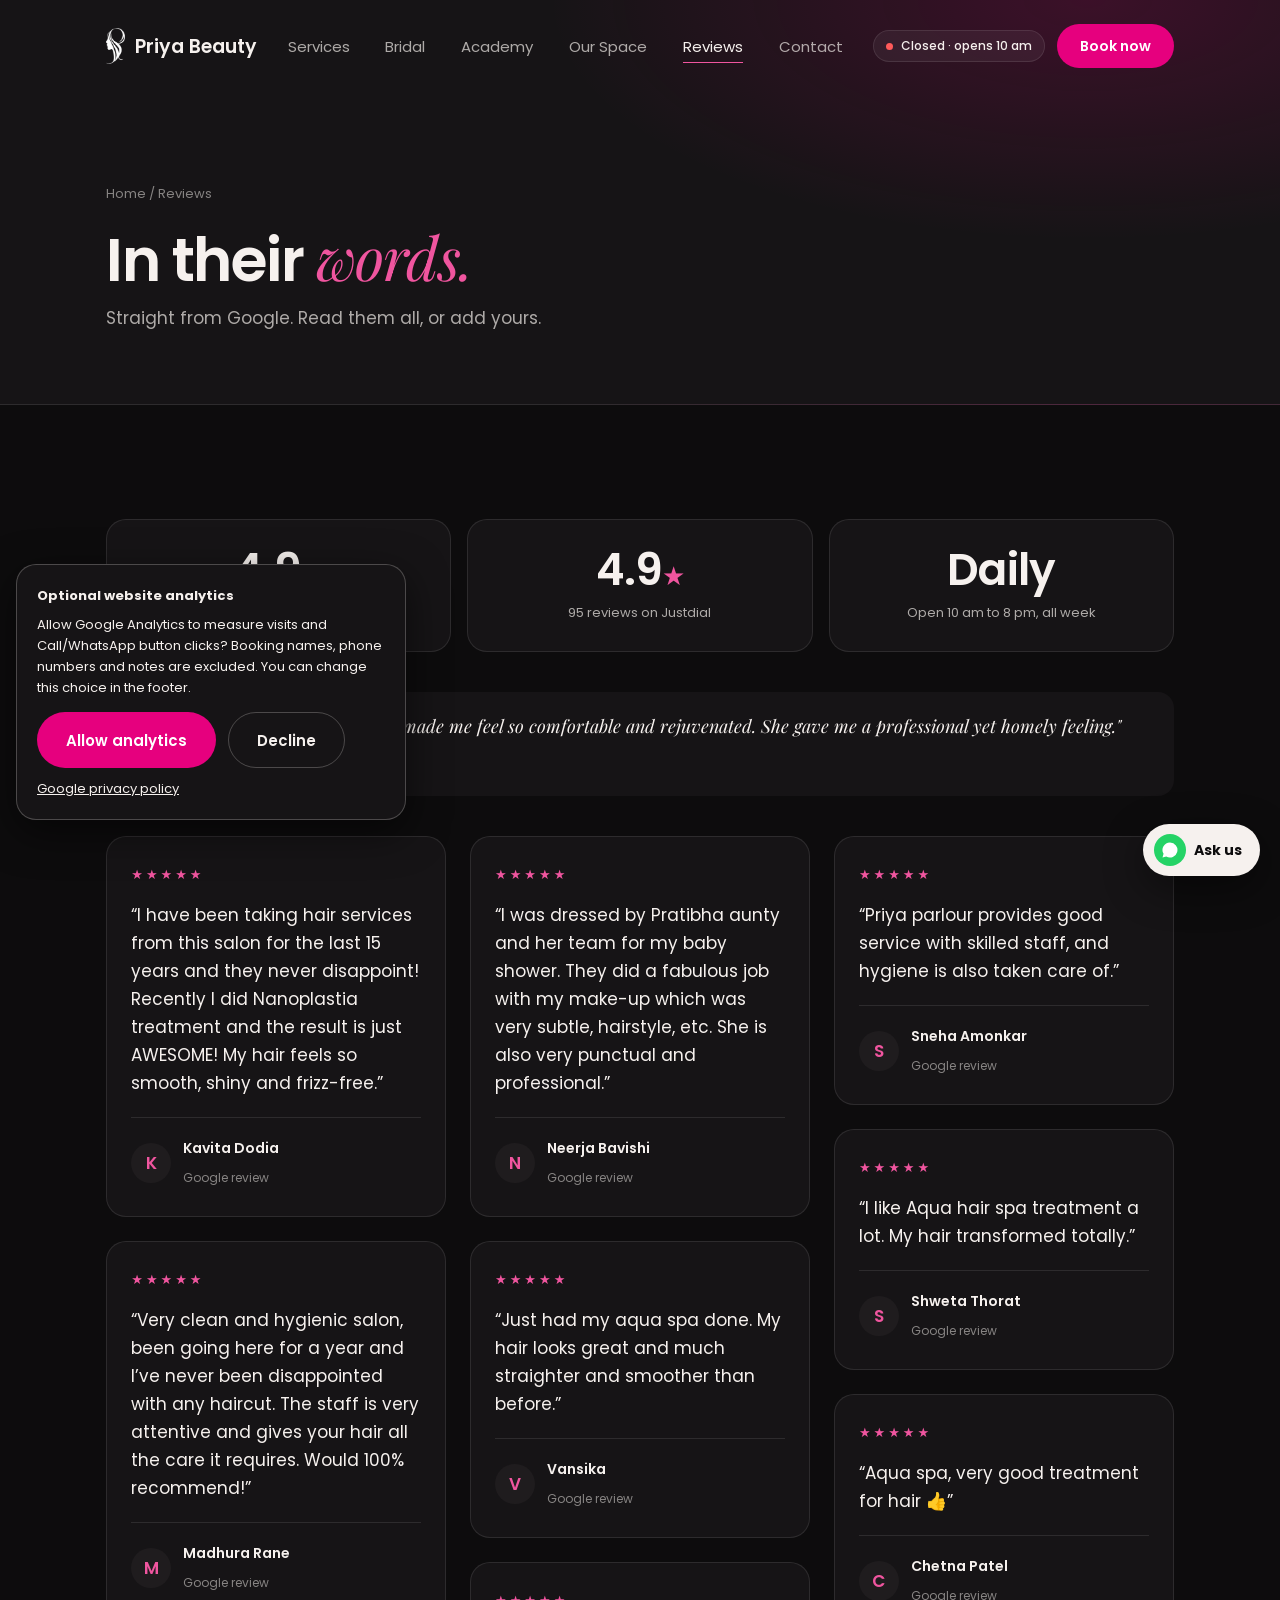
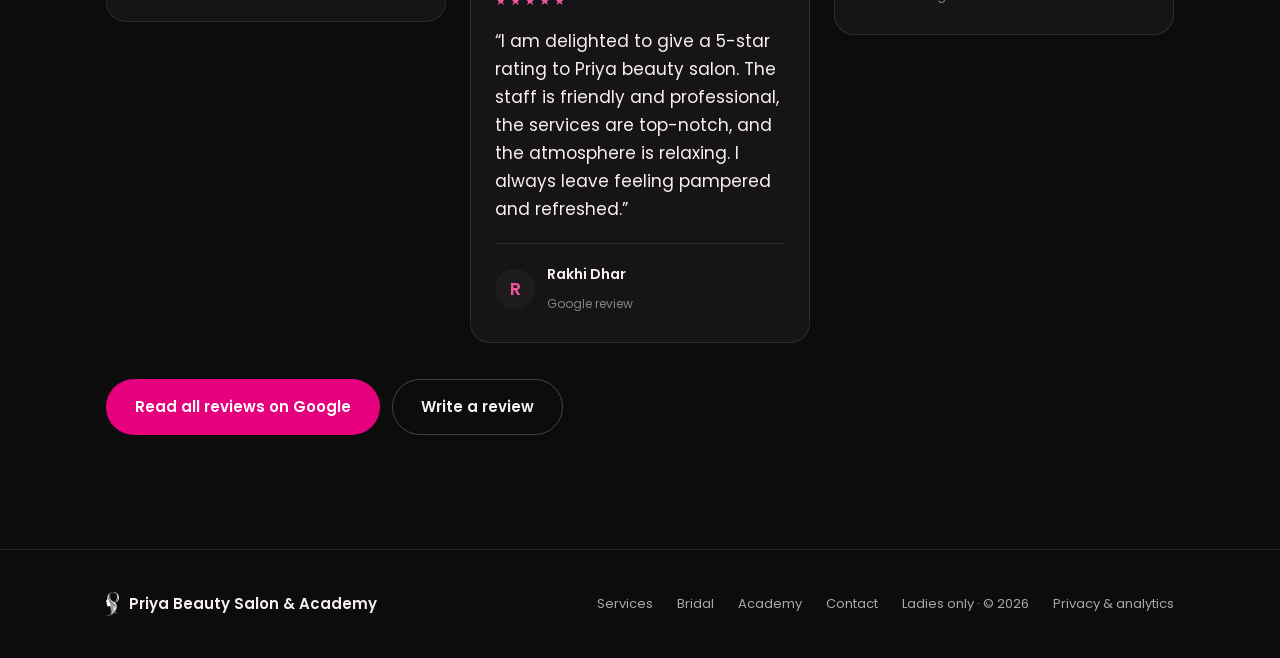
<file: reviews/index.html>
<!DOCTYPE html>
<html lang="en">
<head><base href="../">
<meta charset="UTF-8">
<meta name="viewport" content="width=device-width, initial-scale=1.0">
<title>Customer Reviews | Priya Beauty Salon, Kandivali East</title>
<meta name="description" content="Read customer experiences of Priya Beauty Salon, Thakur Village, Kandivali East, and follow the link to current reviews on Google.">
<link rel="canonical" href="https://brunomulik24-prog.github.io/priyabeauty/reviews/">
<meta property="og:type" content="website">
<meta property="og:site_name" content="Priya Beauty Salon &amp; Academy">
<meta property="og:title" content="Customer Reviews | Priya Beauty Salon, Kandivali East">
<meta property="og:description" content="Read customer experiences of Priya Beauty Salon, Thakur Village, Kandivali East, and follow the link to current reviews on Google.">
<meta property="og:url" content="https://brunomulik24-prog.github.io/priyabeauty/reviews/">
<meta property="og:image" content="https://brunomulik24-prog.github.io/priyabeauty/images/og-cover.jpg">
<meta property="og:image:width" content="1200"><meta property="og:image:height" content="630">
<meta name="twitter:card" content="summary_large_image">
<script type="application/ld+json">{"@context": "https://schema.org", "@graph": [{"@context": "https://schema.org", "@type": "BeautySalon", "name": "Priya Beauty Salon", "image": "https://brunomulik24-prog.github.io/priyabeauty/images/og-cover.jpg", "url": "https://brunomulik24-prog.github.io/priyabeauty/", "telephone": "+919004312040", "email": "pratibhagajjar3@gmail.com", "priceRange": "₹₹", "address": {"@type": "PostalAddress", "streetAddress": "Shop No. 50, Evershine Moon CHS Ltd., Sector 1, opp. Sunflower Bldg., Thakur Village", "addressLocality": "Kandivali East, Mumbai", "addressRegion": "Maharashtra", "postalCode": "400101", "addressCountry": "IN"}, "geo": {"@type": "GeoCoordinates", "latitude": 19.2143631, "longitude": 72.8736069}, "openingHoursSpecification": [{"@type": "OpeningHoursSpecification", "dayOfWeek": ["Monday", "Tuesday", "Wednesday", "Thursday", "Friday", "Saturday", "Sunday"], "opens": "10:00", "closes": "20:00"}], "founder": {"@type": "Person", "name": "Pratibha Gajjar"}, "sameAs": ["https://www.instagram.com/pratibhagajjar/", "https://www.google.com/maps/place/Priya+Beauty+Salon/data=!4m2!3m1!1s0x0:0x7c0b6a25188f19e9"], "@id": "https://brunomulik24-prog.github.io/priyabeauty/#salon", "hasMap": "https://www.google.com/maps/place/Priya+Beauty+Salon/data=!4m2!3m1!1s0x0:0x7c0b6a25188f19e9"}, {"@type": "WebPage", "@id": "https://brunomulik24-prog.github.io/priyabeauty/reviews/#webpage", "url": "https://brunomulik24-prog.github.io/priyabeauty/reviews/", "name": "Customer Reviews | Priya Beauty Salon, Kandivali East", "description": "Read customer experiences of Priya Beauty Salon, Thakur Village, Kandivali East, and follow the link to current reviews on Google.", "about": {"@id": "https://brunomulik24-prog.github.io/priyabeauty/#salon"}, "inLanguage": "en-IN"}, {"@type": "BreadcrumbList", "itemListElement": [{"@type": "ListItem", "position": 1, "name": "Home", "item": "https://brunomulik24-prog.github.io/priyabeauty/"}, {"@type": "ListItem", "position": 2, "name": "Reviews", "item": "https://brunomulik24-prog.github.io/priyabeauty/reviews/"}]}]}</script>
<meta name="theme-color" content="#0d0c0d">
<link rel="icon" href="images/logo-mark-black.png">
<link rel="preconnect" href="https://fonts.googleapis.com">
<link rel="preconnect" href="https://fonts.gstatic.com" crossorigin>
<link href="https://fonts.googleapis.com/css2?family=Playfair+Display:ital,wght@0,400;0,500;1,400;1,500&amp;family=Poppins:wght@300;400;500;600&amp;display=swap" rel="stylesheet">
<link rel="stylesheet" href="assets/site.css?v=1518b052154a">
<script src="assets/analytics.js?v=5c1a5685b110" defer></script></head>
<body data-page="reviews">

<!-- ========== NAV ========== -->
<header class="nav" id="nav">
  <div class="wrap">
    <a href="./" class="brand" aria-label="Priya Beauty home"><img src="images/responsive/logo-mark-white-168.webp" alt="" width="324" height="609" decoding="async" srcset="images/responsive/logo-mark-white-56.webp 56w, images/responsive/logo-mark-white-112.webp 112w, images/responsive/logo-mark-white-168.webp 168w" sizes="36px"><b>Priya Beauty</b></a>
    <ul class="links">
      <li><a href="services/" data-r="services">Services</a></li>
      <li><a href="bridal/" data-r="bridal">Bridal</a></li>
      <li><a href="academy/" data-r="academy">Academy</a></li>
      <li><a href="space/" data-r="space">Our Space</a></li>
      <li><a href="reviews/" data-r="reviews" class="on" aria-current="page">Reviews</a></li>
      <li><a href="contact/" data-r="contact">Contact</a></li>
    </ul>
    <div class="nav-r">
      <span class="status js-status nav-status"><span class="dot"></span><span class="js-status-txt long-t">Open daily 10 am to 8 pm</span><span class="js-status-short short-t">Open daily</span></span>
      <a href="contact/" class="btn btn-pink book">Book now</a>
      <button class="burger" aria-label="Open menu" aria-expanded="false" id="burger"><svg class="i" viewbox="0 0 24 24" aria-hidden="true"><path d="M4 7h16"></path><path d="M4 12h16"></path><path d="M4 17h16"></path></svg></button>
    </div>
  </div>
</header>

<div class="drawer" id="drawer" aria-hidden="true">
  <div class="drawer-top">
    <a href="./" class="brand"><img src="images/responsive/logo-mark-white-168.webp" alt="" width="324" height="609" decoding="async" srcset="images/responsive/logo-mark-white-56.webp 56w, images/responsive/logo-mark-white-112.webp 112w, images/responsive/logo-mark-white-168.webp 168w" sizes="36px"><b>Priya Beauty</b></a>
    <button class="x" id="drawerClose" aria-label="Close menu"><svg class="i" viewbox="0 0 24 24" aria-hidden="true"><path d="M6 6l12 12"></path><path d="M18 6L6 18"></path></svg></button>
  </div>
  <nav>
    <a href="./" data-r="home">Home</a>
    <a href="services/" data-r="services">Services</a>
    <a href="bridal/" data-r="bridal">Bridal</a>
    <a href="academy/" data-r="academy">Academy</a>
    <a href="space/" data-r="space">Our Space</a>
    <a href="reviews/" data-r="reviews" class="on" aria-current="page">Reviews</a>
    <a href="contact/" data-r="contact">Contact</a>
  </nav>
  <a href="https://wa.me/919004312040?text=Hi%20Priya%20Beauty%2C%20I%27d%20like%20to%20book%20an%20appointment." class="btn btn-pink btn-full js-wa" data-msg="Hi Priya Beauty, I&#x27;d like to book an appointment." target="_blank" rel="noopener"><svg viewbox="0 0 24 24" fill="currentColor" aria-hidden="true"><path d="M12 2a10 10 0 0 0-8.6 15.1L2 22l5-1.3A10 10 0 1 0 12 2zm5.3 14.1c-.2.6-1.3 1.2-1.8 1.2-.5.1-1 .2-3.3-.7-2.8-1.1-4.5-3.9-4.7-4.1-.1-.2-1.1-1.5-1.1-2.9s.7-2 1-2.3c.2-.3.5-.3.7-.3h.5c.2 0 .4 0 .6.5l.8 2c.1.2.1.4 0 .5l-.3.5-.4.4c-.1.1-.3.3-.1.6.2.3.7 1.2 1.6 1.9 1.1.9 2 1.2 2.3 1.4.3.1.5.1.6-.1l.9-1c.2-.3.4-.2.6-.1l1.9.9c.3.1.5.2.5.3.1.2.1.7-.1 1.3z"></path></svg>Book on WhatsApp</a>
</div>

<main><section class="page on" id="p-reviews" data-title="Customer Reviews | Priya Beauty Salon, Kandivali East">
  <div class="phero"><div class="wrap">
    <div class="crumb"><a href="./">Home</a> / Reviews</div>
    <h1>In their <em class="acc">words.</em></h1>
    <p class="lead">Straight from Google. Read them all, or add yours.</p>
  </div></div>
  <section class="sec"><div class="wrap">
    <div class="scores">
      <div class="score reveal"><b>4.9<span>★</span></b><small>86 reviews on Google</small></div>
      <div class="score reveal"><b>4.9<span>★</span></b><small>95 reviews on Justdial</small></div>
      <div class="score reveal"><b>Daily</b><small>Open 10 am to 8 pm, all week</small></div>
    </div>
    <div class="quote" style="margin-top:40px"><p>"Pratibha, the salon host & owner, made me feel so comfortable and rejuvenated. She gave me a professional yet homely feeling."</p><small>Google review</small></div>
    <div class="rev-grid js-reviews"><article class="rev reveal"><div class="stars">★★★★★</div><p>“I have been taking hair services from this salon for the last 15 years and they never disappoint! Recently I did Nanoplastia treatment and the result is just AWESOME! My hair feels so smooth, shiny and frizz-free.”</p><div class="who"><div class="av">K</div><div><b>Kavita Dodia</b><small>Google review</small></div></div></article><article class="rev reveal"><div class="stars">★★★★★</div><p>“Very clean and hygienic salon, been going here for a year and I’ve never been disappointed with any haircut. The staff is very attentive and gives your hair all the care it requires. Would 100% recommend!”</p><div class="who"><div class="av">M</div><div><b>Madhura Rane</b><small>Google review</small></div></div></article><article class="rev reveal"><div class="stars">★★★★★</div><p>“I was dressed by Pratibha aunty and her team for my baby shower. They did a fabulous job with my make-up which was very subtle, hairstyle, etc. She is also very punctual and professional.”</p><div class="who"><div class="av">N</div><div><b>Neerja Bavishi</b><small>Google review</small></div></div></article><article class="rev reveal"><div class="stars">★★★★★</div><p>“Just had my aqua spa done. My hair looks great and much straighter and smoother than before.”</p><div class="who"><div class="av">V</div><div><b>Vansika</b><small>Google review</small></div></div></article><article class="rev reveal"><div class="stars">★★★★★</div><p>“I am delighted to give a 5-star rating to Priya beauty salon. The staff is friendly and professional, the services are top-notch, and the atmosphere is relaxing. I always leave feeling pampered and refreshed.”</p><div class="who"><div class="av">R</div><div><b>Rakhi Dhar</b><small>Google review</small></div></div></article><article class="rev reveal"><div class="stars">★★★★★</div><p>“Priya parlour provides good service with skilled staff, and hygiene is also taken care of.”</p><div class="who"><div class="av">S</div><div><b>Sneha Amonkar</b><small>Google review</small></div></div></article><article class="rev reveal"><div class="stars">★★★★★</div><p>“I like Aqua hair spa treatment a lot. My hair transformed totally.”</p><div class="who"><div class="av">S</div><div><b>Shweta Thorat</b><small>Google review</small></div></div></article><article class="rev reveal"><div class="stars">★★★★★</div><p>“Aqua spa, very good treatment for hair 👍”</p><div class="who"><div class="av">C</div><div><b>Chetna Patel</b><small>Google review</small></div></div></article></div>
    <div class="cta-row" style="margin-top:36px">
      <a class="btn btn-pink" href="https://www.google.com/maps/place/Priya+Beauty+Salon/data=!4m2!3m1!1s0x0:0x7c0b6a25188f19e9" target="_blank" rel="noopener">Read all reviews on Google</a>
      <a class="btn btn-ghost" href="https://www.google.com/maps/place/Priya+Beauty+Salon/data=!4m2!3m1!1s0x0:0x7c0b6a25188f19e9" target="_blank" rel="noopener">Write a review</a>
    </div>
  </div></section>
</section></main>

<footer>
  <div class="wrap ft">
    <a href="./" class="brand"><img src="images/responsive/logo-mark-white-168.webp" alt="" width="324" height="609" decoding="async" srcset="images/responsive/logo-mark-white-56.webp 56w, images/responsive/logo-mark-white-112.webp 112w, images/responsive/logo-mark-white-168.webp 168w" sizes="36px"><b>Priya Beauty Salon &amp; Academy</b></a>
    <div class="ft-links">
      <a href="services/">Services</a><a href="bridal/">Bridal</a><a href="academy/">Academy</a><a href="contact/">Contact</a>
      <span>Ladies only &middot; &copy; <span id="yr">2026</span></span>
    </div>
  </div>
</footer>

<!-- floating ask -->
<div class="ask-panel" id="askPanel" role="dialog" aria-label="Quick questions">
  <h2>Quick question?</h2>
  <p>Tap one. WhatsApp opens with it ready to send.</p>
  <div class="qs">
    <a href="https://wa.me/919004312040?text=Hi%21%20Do%20you%20have%20a%20slot%20available%20today%3F" class="js-wa" data-msg="Hi! Do you have a slot available today?" target="_blank" rel="noopener">Any slot free today?</a>
    <a href="https://wa.me/919004312040?text=Hi%21%20I%27d%20like%20to%20book%20an%20Aqua%20Hair%20Spa.%20My%20hair%20length%20is%3A%20" class="js-wa" data-msg="Hi! I&#x27;d like to book an Aqua Hair Spa. My hair length is: " target="_blank" rel="noopener">Book Aqua Hair Spa</a>
    <a href="https://wa.me/919004312040?text=Hi%21%20I%27d%20like%20to%20know%20which%20suits%20my%20hair%3A%20Botox%20treatment%20or%20Nanoplastia." class="js-wa" data-msg="Hi! I&#x27;d like to know which suits my hair: Botox treatment or Nanoplastia." target="_blank" rel="noopener">Botox or Nanoplastia?</a>
    <a href="https://wa.me/919004312040?text=Hi%21%20I%27m%20interested%20in%20your%20bridal%20make-up.%20Can%20you%20share%20packages%3F" class="js-wa" data-msg="Hi! I&#x27;m interested in your bridal make-up. Can you share packages?" target="_blank" rel="noopener">Bridal packages</a>
    <a href="https://wa.me/919004312040?text=Hi%21%20I%27d%20like%20details%20of%20the%20next%20academy%20batch." class="js-wa" data-msg="Hi! I&#x27;d like details of the next academy batch." target="_blank" rel="noopener">Next academy batch</a>
  </div>
</div>
<button class="ask-fab" id="askFab" aria-label="Ask the salon a question" aria-expanded="false" aria-controls="askPanel">
  <i><svg viewbox="0 0 24 24" fill="currentColor"><path d="M12 2a10 10 0 0 0-8.6 15.1L2 22l5-1.3A10 10 0 1 0 12 2z"></path></svg></i><b>Ask us</b>
</button>

<!-- mobile action bar -->
<nav class="actbar" aria-label="Quick actions">
  <a href="tel:+919004312040"><svg viewbox="0 0 24 24" fill="none" stroke="currentColor" stroke-width="2"><path d="M22 16.9v3a2 2 0 0 1-2.2 2 19.8 19.8 0 0 1-8.6-3.1 19.5 19.5 0 0 1-6-6A19.8 19.8 0 0 1 2.1 4.2 2 2 0 0 1 4.1 2h3a2 2 0 0 1 2 1.7c.1 1 .4 1.9.7 2.8a2 2 0 0 1-.5 2.1L8 9.9a16 16 0 0 0 6 6l1.3-1.3a2 2 0 0 1 2.1-.4c.9.3 1.8.6 2.8.7a2 2 0 0 1 1.7 2z"></path></svg>Call</a>
  <a href="https://wa.me/919004312040?text=Hi%20Priya%20Beauty%2C%20I%27d%20like%20to%20book%20an%20appointment." class="wa js-wa" data-msg="Hi Priya Beauty, I&#x27;d like to book an appointment." target="_blank" rel="noopener"><svg viewbox="0 0 24 24" fill="currentColor"><path d="M12 2a10 10 0 0 0-8.6 15.1L2 22l5-1.3A10 10 0 1 0 12 2zm5.3 14.1c-.2.6-1.3 1.2-1.8 1.2-.5.1-1 .2-3.3-.7-2.8-1.1-4.5-3.9-4.7-4.1-.1-.2-1.1-1.5-1.1-2.9s.7-2 1-2.3c.2-.3.5-.3.7-.3h.5c.2 0 .4 0 .6.5l.8 2c.1.2.1.4 0 .5l-.3.5-.4.4c-.1.1-.3.3-.1.6.2.3.7 1.2 1.6 1.9 1.1.9 2 1.2 2.3 1.4.3.1.5.1.6-.1l.9-1c.2-.3.4-.2.6-.1l1.9.9c.3.1.5.2.5.3.1.2.1.7-.1 1.3z"></path></svg>WhatsApp</a>
  <a href="contact/" class="bk"><svg viewbox="0 0 24 24" fill="none" stroke="currentColor" stroke-width="2"><rect x="3" y="4" width="18" height="17" rx="2"></rect><path d="M3 9h18M8 2v4M16 2v4"></path></svg>Book</a>
  <a href="https://www.google.com/maps/place/Priya+Beauty+Salon/data=!4m2!3m1!1s0x0:0x7c0b6a25188f19e9" target="_blank" rel="noopener"><svg viewbox="0 0 24 24" fill="none" stroke="currentColor" stroke-width="2"><path d="M12 22s7-6.5 7-12a7 7 0 0 0-14 0c0 5.5 7 12 7 12z"></path><circle cx="12" cy="10" r="2.5"></circle></svg>Directions</a>
</nav>

<div class="ss" id="ss" role="dialog" aria-modal="true" aria-label="Our work slideshow">
  <div class="ss-top"><span class="ss-count" id="ssCount"></span><button class="x" id="ssClose" aria-label="Close slideshow"><svg class="i" viewbox="0 0 24 24" aria-hidden="true"><path d="M6 6l12 12"></path><path d="M18 6L6 18"></path></svg></button></div>
  <div class="ss-tabs" id="ssTabs"></div>
  <div class="ss-bar"><i id="ssBar"></i></div>
  <div class="ss-track" id="ssTrack" tabindex="-1"></div>
  <div class="ss-foot"><button class="ss-btn ss-prev" id="ssPrev" aria-label="Previous photo"><svg class="i" viewbox="0 0 24 24" aria-hidden="true"><path d="M5 12h14"></path><path d="M13 6l6 6-6 6"></path></svg></button><button class="ss-play" id="ssPlay" aria-label="Pause slideshow">Pause</button><button class="ss-btn ss-next" id="ssNext" aria-label="Next photo"><svg class="i" viewbox="0 0 24 24" aria-hidden="true"><path d="M5 12h14"></path><path d="M13 6l6 6-6 6"></path></svg></button></div>
  <p class="ss-hint">Swipe to see more</p>
</div>

<!-- lightbox -->
<div class="lb" id="lb" role="dialog" aria-modal="true" aria-label="Photo viewer">
  <button class="x" id="lbClose" aria-label="Close">✕</button>
  <button class="lb-nav lb-prev" id="lbPrev" aria-label="Previous photo">&lsaquo;</button>
  <img id="lbImg" alt="">
  <p id="lbCap"></p>
  <button class="lb-nav lb-next" id="lbNext" aria-label="Next photo">›</button>
</div>

<script src="assets/site.js?v=6d694211b78e" defer></script>
</body>
</html>
</file>
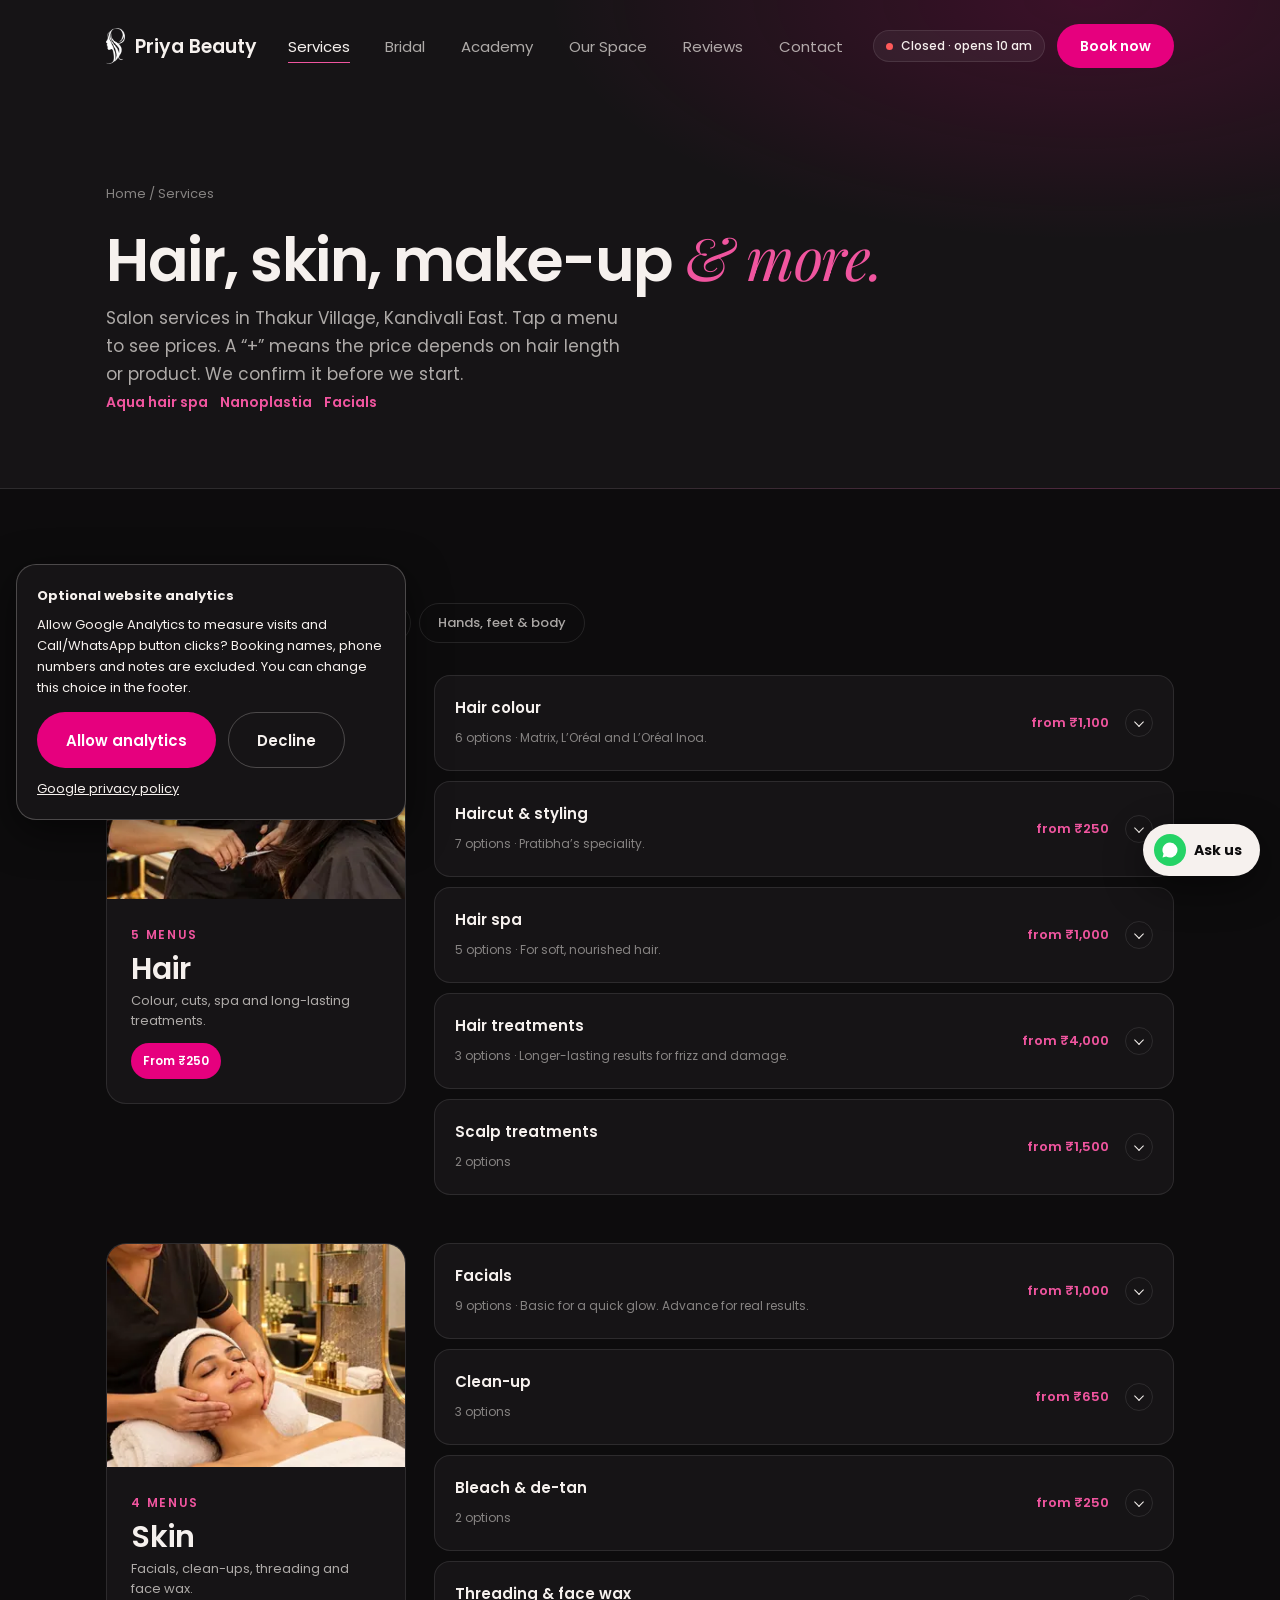
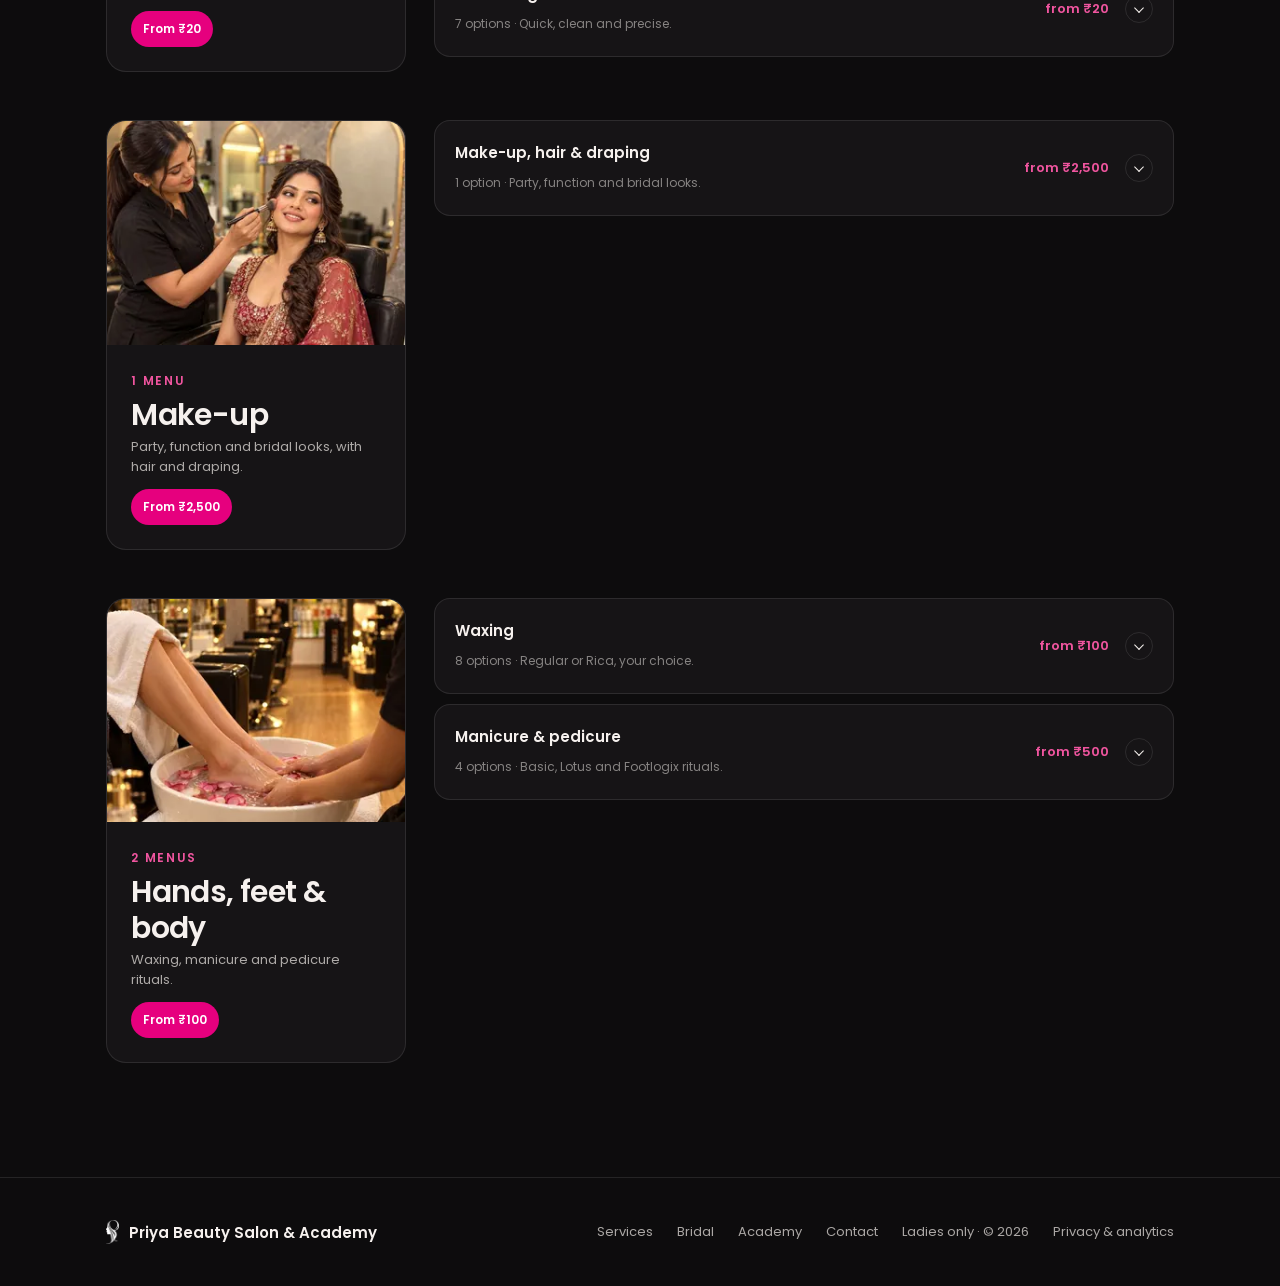
<file: services/index.html>
<!DOCTYPE html>
<html lang="en">
<head><base href="../">
<meta charset="UTF-8">
<meta name="viewport" content="width=device-width, initial-scale=1.0">
<title>Salon Services &amp; Prices in Kandivali East | Priya Beauty</title>
<meta name="description" content="Explore haircuts, hair colour, Aqua hair spa, Nanoplastia, facials, waxing and make-up prices at Priya Beauty Salon, Thakur Village, Kandivali East.">
<link rel="canonical" href="https://brunomulik24-prog.github.io/priyabeauty/services/">
<meta property="og:type" content="website">
<meta property="og:site_name" content="Priya Beauty Salon &amp; Academy">
<meta property="og:title" content="Salon Services &amp; Prices in Kandivali East | Priya Beauty">
<meta property="og:description" content="Explore haircuts, hair colour, Aqua hair spa, Nanoplastia, facials, waxing and make-up prices at Priya Beauty Salon, Thakur Village, Kandivali East.">
<meta property="og:url" content="https://brunomulik24-prog.github.io/priyabeauty/services/">
<meta property="og:image" content="https://brunomulik24-prog.github.io/priyabeauty/images/og-cover.jpg">
<meta property="og:image:width" content="1200"><meta property="og:image:height" content="630">
<meta name="twitter:card" content="summary_large_image">
<script type="application/ld+json">{"@context": "https://schema.org", "@graph": [{"@context": "https://schema.org", "@type": "BeautySalon", "name": "Priya Beauty Salon", "image": "https://brunomulik24-prog.github.io/priyabeauty/images/og-cover.jpg", "url": "https://brunomulik24-prog.github.io/priyabeauty/", "telephone": "+919004312040", "email": "pratibhagajjar3@gmail.com", "priceRange": "₹₹", "address": {"@type": "PostalAddress", "streetAddress": "Shop No. 50, Evershine Moon CHS Ltd., Sector 1, opp. Sunflower Bldg., Thakur Village", "addressLocality": "Kandivali East, Mumbai", "addressRegion": "Maharashtra", "postalCode": "400101", "addressCountry": "IN"}, "geo": {"@type": "GeoCoordinates", "latitude": 19.2143631, "longitude": 72.8736069}, "openingHoursSpecification": [{"@type": "OpeningHoursSpecification", "dayOfWeek": ["Monday", "Tuesday", "Wednesday", "Thursday", "Friday", "Saturday", "Sunday"], "opens": "10:00", "closes": "20:00"}], "founder": {"@type": "Person", "name": "Pratibha Gajjar"}, "sameAs": ["https://www.instagram.com/pratibhagajjar/", "https://www.google.com/maps/place/Priya+Beauty+Salon/data=!4m2!3m1!1s0x0:0x7c0b6a25188f19e9"], "@id": "https://brunomulik24-prog.github.io/priyabeauty/#salon", "hasMap": "https://www.google.com/maps/place/Priya+Beauty+Salon/data=!4m2!3m1!1s0x0:0x7c0b6a25188f19e9"}, {"@type": "WebPage", "@id": "https://brunomulik24-prog.github.io/priyabeauty/services/#webpage", "url": "https://brunomulik24-prog.github.io/priyabeauty/services/", "name": "Salon Services & Prices in Kandivali East | Priya Beauty", "description": "Explore haircuts, hair colour, Aqua hair spa, Nanoplastia, facials, waxing and make-up prices at Priya Beauty Salon, Thakur Village, Kandivali East.", "about": {"@id": "https://brunomulik24-prog.github.io/priyabeauty/#salon"}, "inLanguage": "en-IN"}, {"@type": "BreadcrumbList", "itemListElement": [{"@type": "ListItem", "position": 1, "name": "Home", "item": "https://brunomulik24-prog.github.io/priyabeauty/"}, {"@type": "ListItem", "position": 2, "name": "Services", "item": "https://brunomulik24-prog.github.io/priyabeauty/services/"}]}]}</script>
<meta name="theme-color" content="#0d0c0d">
<link rel="icon" href="images/logo-mark-black.png">
<link rel="preconnect" href="https://fonts.googleapis.com">
<link rel="preconnect" href="https://fonts.gstatic.com" crossorigin>
<link href="https://fonts.googleapis.com/css2?family=Playfair+Display:ital,wght@0,400;0,500;1,400;1,500&amp;family=Poppins:wght@300;400;500;600&amp;display=swap" rel="stylesheet">
<link rel="stylesheet" href="assets/site.css?v=1518b052154a">
<script src="assets/analytics.js?v=5c1a5685b110" defer></script></head>
<body data-page="services">

<!-- ========== NAV ========== -->
<header class="nav" id="nav">
  <div class="wrap">
    <a href="./" class="brand" aria-label="Priya Beauty home"><img src="images/responsive/logo-mark-white-168.webp" alt="" width="324" height="609" decoding="async" srcset="images/responsive/logo-mark-white-56.webp 56w, images/responsive/logo-mark-white-112.webp 112w, images/responsive/logo-mark-white-168.webp 168w" sizes="36px"><b>Priya Beauty</b></a>
    <ul class="links">
      <li><a href="services/" data-r="services" class="on" aria-current="page">Services</a></li>
      <li><a href="bridal/" data-r="bridal">Bridal</a></li>
      <li><a href="academy/" data-r="academy">Academy</a></li>
      <li><a href="space/" data-r="space">Our Space</a></li>
      <li><a href="reviews/" data-r="reviews">Reviews</a></li>
      <li><a href="contact/" data-r="contact">Contact</a></li>
    </ul>
    <div class="nav-r">
      <span class="status js-status nav-status"><span class="dot"></span><span class="js-status-txt long-t">Open daily 10 am to 8 pm</span><span class="js-status-short short-t">Open daily</span></span>
      <a href="contact/" class="btn btn-pink book">Book now</a>
      <button class="burger" aria-label="Open menu" aria-expanded="false" id="burger"><svg class="i" viewbox="0 0 24 24" aria-hidden="true"><path d="M4 7h16"></path><path d="M4 12h16"></path><path d="M4 17h16"></path></svg></button>
    </div>
  </div>
</header>

<div class="drawer" id="drawer" aria-hidden="true">
  <div class="drawer-top">
    <a href="./" class="brand"><img src="images/responsive/logo-mark-white-168.webp" alt="" width="324" height="609" decoding="async" srcset="images/responsive/logo-mark-white-56.webp 56w, images/responsive/logo-mark-white-112.webp 112w, images/responsive/logo-mark-white-168.webp 168w" sizes="36px"><b>Priya Beauty</b></a>
    <button class="x" id="drawerClose" aria-label="Close menu"><svg class="i" viewbox="0 0 24 24" aria-hidden="true"><path d="M6 6l12 12"></path><path d="M18 6L6 18"></path></svg></button>
  </div>
  <nav>
    <a href="./" data-r="home">Home</a>
    <a href="services/" data-r="services" class="on" aria-current="page">Services</a>
    <a href="bridal/" data-r="bridal">Bridal</a>
    <a href="academy/" data-r="academy">Academy</a>
    <a href="space/" data-r="space">Our Space</a>
    <a href="reviews/" data-r="reviews">Reviews</a>
    <a href="contact/" data-r="contact">Contact</a>
  </nav>
  <a href="https://wa.me/919004312040?text=Hi%20Priya%20Beauty%2C%20I%27d%20like%20to%20book%20an%20appointment." class="btn btn-pink btn-full js-wa" data-msg="Hi Priya Beauty, I&#x27;d like to book an appointment." target="_blank" rel="noopener"><svg viewbox="0 0 24 24" fill="currentColor" aria-hidden="true"><path d="M12 2a10 10 0 0 0-8.6 15.1L2 22l5-1.3A10 10 0 1 0 12 2zm5.3 14.1c-.2.6-1.3 1.2-1.8 1.2-.5.1-1 .2-3.3-.7-2.8-1.1-4.5-3.9-4.7-4.1-.1-.2-1.1-1.5-1.1-2.9s.7-2 1-2.3c.2-.3.5-.3.7-.3h.5c.2 0 .4 0 .6.5l.8 2c.1.2.1.4 0 .5l-.3.5-.4.4c-.1.1-.3.3-.1.6.2.3.7 1.2 1.6 1.9 1.1.9 2 1.2 2.3 1.4.3.1.5.1.6-.1l.9-1c.2-.3.4-.2.6-.1l1.9.9c.3.1.5.2.5.3.1.2.1.7-.1 1.3z"></path></svg>Book on WhatsApp</a>
</div>

<main><section class="page on" id="p-services" data-title="Salon Services &amp; Prices in Kandivali East | Priya Beauty">
  <div class="phero"><div class="wrap">
    <div class="crumb"><a href="./">Home</a> / Services</div>
    <h1>Hair, skin, <span style="white-space:nowrap">make-up</span> <em class="acc">& more.</em></h1>
    <p class="lead">Salon services in Thakur Village, Kandivali East. Tap a menu to see prices. A “+” means the price depends on hair length or product. We confirm it before we start.</p>
  <div class="cta-row"><a class="txt-link" href="hair-spa/">Aqua hair spa</a><a class="txt-link" href="nanoplastia/">Nanoplastia</a><a class="txt-link" href="facials/">Facials</a></div></div></div>
  <section class="sec"><div class="wrap">
    <div class="tabs" role="tablist" id="svcTabs">
      <button class="tab on" data-c="all" role="tab">All</button>
      <button class="tab" data-c="hair" role="tab">Hair</button>
      <button class="tab" data-c="skin" role="tab">Skin</button>
      <button class="tab" data-c="makeup" role="tab">Make-up</button>
      <button class="tab" data-c="nails" role="tab">Hands, feet & body</button>
    </div>
    <div id="svcGroups"><section class="svc-cat" data-c="hair"><div class="svc-cat-hd"><img src="images/responsive/svc-hair-900.webp" alt="Hair" loading="lazy" width="900" height="675" decoding="async" srcset="images/responsive/svc-hair-320.webp 320w, images/responsive/svc-hair-640.webp 640w, images/responsive/svc-hair-900.webp 900w" sizes="(min-width: 900px) 600px, calc(100vw - 48px)"><div class="svc-cat-tx"><span class="menu-cat">5 menus</span><h2>Hair</h2><p>Colour, cuts, spa and long-lasting treatments.</p><b class="svc-from">From ₹250</b></div></div><div class="acc"><details class="acc-item" name="svc-acc"><summary><span class="acc-l"><b>Hair colour</b><small>6 options · Matrix, L’Oréal and L’Oréal Inoa.</small></span><span class="acc-from">from ₹1,100</span><span class="acc-ch"></span></summary><div class="acc-body"><table class="menu"><tbody><tr><td class="nm">Root touch-up: Matrix</td><td class="pr">₹1,100</td></tr><tr><td class="nm">Root touch-up: L’Oréal</td><td class="pr">₹1,300</td></tr><tr><td class="nm">Root touch-up: L’Oréal Inoa</td><td class="pr">₹1,600+</td></tr><tr><td class="nm">Global colour</td><td class="pr">₹2,500+</td></tr><tr><td class="nm">Highlights</td><td class="pr">₹3,500+</td></tr><tr><td class="nm">Balayage</td><td class="pr">₹3,500+</td></tr></tbody></table><a class="btn btn-pink js-wa acc-btn" href="https://wa.me/919004312040?text=Hi%21%20I%E2%80%99d%20like%20to%20book%3A%20Hair%20colour.%20Please%20share%20a%20free%20slot." data-msg="Hi! I’d like to book: Hair colour. Please share a free slot." target="_blank" rel="noopener">Book hair colour</a></div></details><details class="acc-item" name="svc-acc"><summary><span class="acc-l"><b>Haircut &amp; styling</b><small>7 options · Pratibha’s speciality.</small></span><span class="acc-from">from ₹250</span><span class="acc-ch"></span></summary><div class="acc-body"><table class="menu"><tbody><tr><td class="nm">Haircut: straight / U cut</td><td class="pr">₹250+</td></tr><tr><td class="nm">Layers cut</td><td class="pr">₹400+</td></tr><tr><td class="nm">Step cut</td><td class="pr">₹400+</td></tr><tr><td class="nm">Advance cut</td><td class="pr">₹750+</td></tr><tr><td class="nm">Blow-dry: straight</td><td class="pr">₹380</td></tr><tr><td class="nm">Blow-dry: out curls</td><td class="pr">₹500</td></tr><tr><td class="nm">Hair tongs</td><td class="pr">₹500+</td></tr></tbody></table><a class="btn btn-pink js-wa acc-btn" href="https://wa.me/919004312040?text=Hi%21%20I%E2%80%99d%20like%20to%20book%3A%20Haircut%20%26%20styling.%20Please%20share%20a%20free%20slot." data-msg="Hi! I’d like to book: Haircut &amp; styling. Please share a free slot." target="_blank" rel="noopener">Book haircut &amp; styling</a></div></details><details class="acc-item" name="svc-acc"><summary><span class="acc-l"><b>Hair spa</b><small>5 options · For soft, nourished hair.</small></span><span class="acc-from">from ₹1,000</span><span class="acc-ch"></span></summary><div class="acc-body"><table class="menu"><tbody><tr><td class="nm">Normal hair spa</td><td class="pr">₹1,000+</td></tr><tr><td class="nm">L’Oréal hair spa</td><td class="pr">₹1,200+</td></tr><tr><td class="nm">Botox hair spa</td><td class="pr">₹1,500+</td></tr><tr><td class="nm">Aqua hair spa<span class="star-badge">Most loved</span></td><td class="pr">₹2,000+</td></tr><tr><td class="nm">Head oil massage<span class="star-badge">Add-on</span></td><td class="pr">₹350+</td></tr></tbody></table><a class="btn btn-pink js-wa acc-btn" href="https://wa.me/919004312040?text=Hi%21%20I%E2%80%99d%20like%20to%20book%3A%20Hair%20spa.%20Please%20share%20a%20free%20slot." data-msg="Hi! I’d like to book: Hair spa. Please share a free slot." target="_blank" rel="noopener">Book hair spa</a></div></details><details class="acc-item" name="svc-acc"><summary><span class="acc-l"><b>Hair treatments</b><small>3 options · Longer-lasting results for frizz and damage.</small></span><span class="acc-from">from ₹4,000</span><span class="acc-ch"></span></summary><div class="acc-body"><table class="menu"><tbody><tr><td class="nm">Aqua treatment</td><td class="pr">₹4,000+</td></tr><tr><td class="nm">Botox treatment</td><td class="pr">₹5,000+</td></tr><tr><td class="nm">Nanoplastia</td><td class="pr">₹6,000+</td></tr></tbody></table><a class="btn btn-pink js-wa acc-btn" href="https://wa.me/919004312040?text=Hi%21%20I%E2%80%99d%20like%20to%20book%3A%20Hair%20treatments.%20Please%20share%20a%20free%20slot." data-msg="Hi! I’d like to book: Hair treatments. Please share a free slot." target="_blank" rel="noopener">Book hair treatments</a></div></details><details class="acc-item" name="svc-acc"><summary><span class="acc-l"><b>Scalp treatments</b><small>2 options</small></span><span class="acc-from">from ₹1,500</span><span class="acc-ch"></span></summary><div class="acc-body"><table class="menu"><tbody><tr><td class="nm">Hair fall treatment</td><td class="pr">₹1,500</td></tr><tr><td class="nm">Dandruff treatment</td><td class="pr">₹1,600</td></tr></tbody></table><a class="btn btn-pink js-wa acc-btn" href="https://wa.me/919004312040?text=Hi%21%20I%E2%80%99d%20like%20to%20book%3A%20Scalp%20treatments.%20Please%20share%20a%20free%20slot." data-msg="Hi! I’d like to book: Scalp treatments. Please share a free slot." target="_blank" rel="noopener">Book scalp treatments</a></div></details></div></section><section class="svc-cat" data-c="skin"><div class="svc-cat-hd"><img src="images/responsive/svc-skin-900.webp" alt="Skin" loading="lazy" width="900" height="675" decoding="async" srcset="images/responsive/svc-skin-320.webp 320w, images/responsive/svc-skin-640.webp 640w, images/responsive/svc-skin-900.webp 900w" sizes="(min-width: 900px) 600px, calc(100vw - 48px)"><div class="svc-cat-tx"><span class="menu-cat">4 menus</span><h2>Skin</h2><p>Facials, clean-ups, threading and face wax.</p><b class="svc-from">From ₹20</b></div></div><div class="acc"><details class="acc-item" name="svc-acc"><summary><span class="acc-l"><b>Facials</b><small>9 options · Basic for a quick glow. Advance for real results.</small></span><span class="acc-from">from ₹1,000</span><span class="acc-ch"></span></summary><div class="acc-body"><table class="menu"><tbody><tr><td class="nm">Herbal facial</td><td class="pr">₹1,000</td></tr><tr><td class="nm">Lotus facial</td><td class="pr">₹1,200</td></tr><tr><td class="nm">Aroma facial</td><td class="pr">₹1,500</td></tr><tr><td class="nm">O3+ facial</td><td class="pr">₹2,000</td></tr><tr><td class="nm">Hydra facial<span class="star-badge">Popular</span></td><td class="pr">₹2,500+</td></tr><tr><td class="nm">Peeling facial</td><td class="pr">₹3,000</td></tr><tr><td class="nm">Acne facial</td><td class="pr">₹3,500</td></tr><tr><td class="nm">Collagen facial</td><td class="pr">₹3,500</td></tr><tr><td class="nm">Korean facial</td><td class="pr">₹4,500+</td></tr></tbody></table><a class="btn btn-pink js-wa acc-btn" href="https://wa.me/919004312040?text=Hi%21%20I%E2%80%99d%20like%20to%20book%3A%20Facials.%20Please%20share%20a%20free%20slot." data-msg="Hi! I’d like to book: Facials. Please share a free slot." target="_blank" rel="noopener">Book facials</a></div></details><details class="acc-item" name="svc-acc"><summary><span class="acc-l"><b>Clean-up</b><small>3 options</small></span><span class="acc-from">from ₹650</span><span class="acc-ch"></span></summary><div class="acc-body"><table class="menu"><tbody><tr><td class="nm">Herbal clean-up</td><td class="pr">₹650</td></tr><tr><td class="nm">Lotus clean-up</td><td class="pr">₹800</td></tr><tr><td class="nm">O3+ clean-up</td><td class="pr">₹1,500</td></tr></tbody></table><a class="btn btn-pink js-wa acc-btn" href="https://wa.me/919004312040?text=Hi%21%20I%E2%80%99d%20like%20to%20book%3A%20Clean-up.%20Please%20share%20a%20free%20slot." data-msg="Hi! I’d like to book: Clean-up. Please share a free slot." target="_blank" rel="noopener">Book clean-up</a></div></details><details class="acc-item" name="svc-acc"><summary><span class="acc-l"><b>Bleach &amp; de-tan</b><small>2 options</small></span><span class="acc-from">from ₹250</span><span class="acc-ch"></span></summary><div class="acc-body"><table class="menu"><tbody><tr><td class="nm">De-tan</td><td class="pr">₹250+</td></tr><tr><td class="nm">Bleach</td><td class="pr">₹350+</td></tr></tbody></table><a class="btn btn-pink js-wa acc-btn" href="https://wa.me/919004312040?text=Hi%21%20I%E2%80%99d%20like%20to%20book%3A%20Bleach%20%26%20de-tan.%20Please%20share%20a%20free%20slot." data-msg="Hi! I’d like to book: Bleach &amp; de-tan. Please share a free slot." target="_blank" rel="noopener">Book bleach &amp; de-tan</a></div></details><details class="acc-item" name="svc-acc"><summary><span class="acc-l"><b>Threading &amp; face wax</b><small>7 options · Quick, clean and precise.</small></span><span class="acc-from">from ₹20</span><span class="acc-ch"></span></summary><div class="acc-body"><table class="menu"><thead><tr><th></th><th>Threading</th><th>Face wax</th></tr></thead><tbody><tr><td class="nm">Eyebrows</td><td class="pr">₹50</td><td class="pr">₹80</td></tr><tr><td class="nm">Forehead</td><td class="pr">₹30</td><td class="pr">₹80</td></tr><tr><td class="nm">Upper lip</td><td class="pr">₹30</td><td class="pr">₹80</td></tr><tr><td class="nm">Lower lip</td><td class="pr">₹20</td><td class="pr">₹80</td></tr><tr><td class="nm">Chin</td><td class="pr">₹80</td><td class="pr">₹80</td></tr><tr><td class="nm">Sidelocks</td><td class="pr">₹60</td><td class="pr">₹160</td></tr><tr><td class="nm">Full face</td><td class="pr">–</td><td class="pr">₹600</td></tr></tbody></table><a class="btn btn-pink js-wa acc-btn" href="https://wa.me/919004312040?text=Hi%21%20I%E2%80%99d%20like%20to%20book%3A%20Threading%20%26%20face%20wax.%20Please%20share%20a%20free%20slot." data-msg="Hi! I’d like to book: Threading &amp; face wax. Please share a free slot." target="_blank" rel="noopener">Book threading &amp; face wax</a></div></details></div></section><section class="svc-cat" data-c="makeup"><div class="svc-cat-hd"><img src="images/responsive/svc-makeup-900.webp" alt="Make-up" loading="lazy" width="900" height="675" decoding="async" srcset="images/responsive/svc-makeup-320.webp 320w, images/responsive/svc-makeup-640.webp 640w, images/responsive/svc-makeup-900.webp 900w" sizes="(min-width: 900px) 600px, calc(100vw - 48px)"><div class="svc-cat-tx"><span class="menu-cat">1 menu</span><h2>Make-up</h2><p>Party, function and bridal looks, with hair and draping.</p><b class="svc-from">From ₹2,500</b></div></div><div class="acc"><details class="acc-item" name="svc-acc"><summary><span class="acc-l"><b>Make-up, hair &amp; draping</b><small>1 option · Party, function and bridal looks.</small></span><span class="acc-from">from ₹2,500</span><span class="acc-ch"></span></summary><div class="acc-body"><table class="menu"><tbody><tr><td class="nm">Make-up, hairstyling &amp; saree draping<span class="star-badge">Bridal on enquiry</span></td><td class="pr">₹2,500+</td></tr></tbody></table><a class="btn btn-pink js-wa acc-btn" href="https://wa.me/919004312040?text=Hi%21%20I%E2%80%99d%20like%20to%20book%3A%20Make-up%2C%20hair%20%26%20draping.%20Please%20share%20a%20free%20slot." data-msg="Hi! I’d like to book: Make-up, hair &amp; draping. Please share a free slot." target="_blank" rel="noopener">Book make-up, hair &amp; draping</a></div></details></div></section><section class="svc-cat" data-c="nails"><div class="svc-cat-hd"><img src="images/responsive/svc-body-900.webp" alt="Hands, feet &amp; body" loading="lazy" width="900" height="675" decoding="async" srcset="images/responsive/svc-body-320.webp 320w, images/responsive/svc-body-640.webp 640w, images/responsive/svc-body-900.webp 900w" sizes="(min-width: 900px) 600px, calc(100vw - 48px)"><div class="svc-cat-tx"><span class="menu-cat">2 menus</span><h2>Hands, feet &amp; body</h2><p>Waxing, manicure and pedicure rituals.</p><b class="svc-from">From ₹100</b></div></div><div class="acc"><details class="acc-item" name="svc-acc"><summary><span class="acc-l"><b>Waxing</b><small>8 options · Regular or Rica, your choice.</small></span><span class="acc-from">from ₹100</span><span class="acc-ch"></span></summary><div class="acc-body"><table class="menu"><thead><tr><th></th><th>Regular</th><th>Rica</th></tr></thead><tbody><tr><td class="nm">Underarms</td><td class="pr">₹100</td><td class="pr">₹150</td></tr><tr><td class="nm">Full arms</td><td class="pr">₹300</td><td class="pr">₹400</td></tr><tr><td class="nm">Half legs</td><td class="pr">₹300</td><td class="pr">₹400</td></tr><tr><td class="nm">Full legs</td><td class="pr">₹600</td><td class="pr">₹800</td></tr><tr><td class="nm">Stomach</td><td class="pr">₹350</td><td class="pr">₹350</td></tr><tr><td class="nm">Half back</td><td class="pr">₹350</td><td class="pr">₹400</td></tr><tr><td class="nm">Full back</td><td class="pr">₹500</td><td class="pr">₹800</td></tr><tr><td class="nm">B wax</td><td class="pr">₹1,200</td><td class="pr">₹1,500</td></tr></tbody></table><a class="btn btn-pink js-wa acc-btn" href="https://wa.me/919004312040?text=Hi%21%20I%E2%80%99d%20like%20to%20book%3A%20Waxing.%20Please%20share%20a%20free%20slot." data-msg="Hi! I’d like to book: Waxing. Please share a free slot." target="_blank" rel="noopener">Book waxing</a></div></details><details class="acc-item" name="svc-acc"><summary><span class="acc-l"><b>Manicure &amp; pedicure</b><small>4 options · Basic, Lotus and Footlogix rituals.</small></span><span class="acc-from">from ₹500</span><span class="acc-ch"></span></summary><div class="acc-body"><table class="menu"><thead><tr><th></th><th>Manicure</th><th>Pedicure</th></tr></thead><tbody><tr><td class="nm">Basic</td><td class="pr">₹500</td><td class="pr">₹600</td></tr><tr><td class="nm">Lotus</td><td class="pr">₹1,000</td><td class="pr">₹1,200</td></tr><tr><td class="nm">Footlogix</td><td class="pr">₹1,200</td><td class="pr">₹1,500</td></tr><tr><td class="nm">Footlogix advance pedicure</td><td class="pr">–</td><td class="pr">₹2,000</td></tr></tbody></table><a class="btn btn-pink js-wa acc-btn" href="https://wa.me/919004312040?text=Hi%21%20I%E2%80%99d%20like%20to%20book%3A%20Manicure%20%26%20pedicure.%20Please%20share%20a%20free%20slot." data-msg="Hi! I’d like to book: Manicure &amp; pedicure. Please share a free slot." target="_blank" rel="noopener">Book manicure &amp; pedicure</a></div></details></div></section></div>
  </div></section>
</section></main>

<footer>
  <div class="wrap ft">
    <a href="./" class="brand"><img src="images/responsive/logo-mark-white-168.webp" alt="" width="324" height="609" decoding="async" srcset="images/responsive/logo-mark-white-56.webp 56w, images/responsive/logo-mark-white-112.webp 112w, images/responsive/logo-mark-white-168.webp 168w" sizes="36px"><b>Priya Beauty Salon &amp; Academy</b></a>
    <div class="ft-links">
      <a href="services/">Services</a><a href="bridal/">Bridal</a><a href="academy/">Academy</a><a href="contact/">Contact</a>
      <span>Ladies only &middot; &copy; <span id="yr">2026</span></span>
    </div>
  </div>
</footer>

<!-- floating ask -->
<div class="ask-panel" id="askPanel" role="dialog" aria-label="Quick questions">
  <h2>Quick question?</h2>
  <p>Tap one. WhatsApp opens with it ready to send.</p>
  <div class="qs">
    <a href="https://wa.me/919004312040?text=Hi%21%20Do%20you%20have%20a%20slot%20available%20today%3F" class="js-wa" data-msg="Hi! Do you have a slot available today?" target="_blank" rel="noopener">Any slot free today?</a>
    <a href="https://wa.me/919004312040?text=Hi%21%20I%27d%20like%20to%20book%20an%20Aqua%20Hair%20Spa.%20My%20hair%20length%20is%3A%20" class="js-wa" data-msg="Hi! I&#x27;d like to book an Aqua Hair Spa. My hair length is: " target="_blank" rel="noopener">Book Aqua Hair Spa</a>
    <a href="https://wa.me/919004312040?text=Hi%21%20I%27d%20like%20to%20know%20which%20suits%20my%20hair%3A%20Botox%20treatment%20or%20Nanoplastia." class="js-wa" data-msg="Hi! I&#x27;d like to know which suits my hair: Botox treatment or Nanoplastia." target="_blank" rel="noopener">Botox or Nanoplastia?</a>
    <a href="https://wa.me/919004312040?text=Hi%21%20I%27m%20interested%20in%20your%20bridal%20make-up.%20Can%20you%20share%20packages%3F" class="js-wa" data-msg="Hi! I&#x27;m interested in your bridal make-up. Can you share packages?" target="_blank" rel="noopener">Bridal packages</a>
    <a href="https://wa.me/919004312040?text=Hi%21%20I%27d%20like%20details%20of%20the%20next%20academy%20batch." class="js-wa" data-msg="Hi! I&#x27;d like details of the next academy batch." target="_blank" rel="noopener">Next academy batch</a>
  </div>
</div>
<button class="ask-fab" id="askFab" aria-label="Ask the salon a question" aria-expanded="false" aria-controls="askPanel">
  <i><svg viewbox="0 0 24 24" fill="currentColor"><path d="M12 2a10 10 0 0 0-8.6 15.1L2 22l5-1.3A10 10 0 1 0 12 2z"></path></svg></i><b>Ask us</b>
</button>

<!-- mobile action bar -->
<nav class="actbar" aria-label="Quick actions">
  <a href="tel:+919004312040"><svg viewbox="0 0 24 24" fill="none" stroke="currentColor" stroke-width="2"><path d="M22 16.9v3a2 2 0 0 1-2.2 2 19.8 19.8 0 0 1-8.6-3.1 19.5 19.5 0 0 1-6-6A19.8 19.8 0 0 1 2.1 4.2 2 2 0 0 1 4.1 2h3a2 2 0 0 1 2 1.7c.1 1 .4 1.9.7 2.8a2 2 0 0 1-.5 2.1L8 9.9a16 16 0 0 0 6 6l1.3-1.3a2 2 0 0 1 2.1-.4c.9.3 1.8.6 2.8.7a2 2 0 0 1 1.7 2z"></path></svg>Call</a>
  <a href="https://wa.me/919004312040?text=Hi%20Priya%20Beauty%2C%20I%27d%20like%20to%20book%20an%20appointment." class="wa js-wa" data-msg="Hi Priya Beauty, I&#x27;d like to book an appointment." target="_blank" rel="noopener"><svg viewbox="0 0 24 24" fill="currentColor"><path d="M12 2a10 10 0 0 0-8.6 15.1L2 22l5-1.3A10 10 0 1 0 12 2zm5.3 14.1c-.2.6-1.3 1.2-1.8 1.2-.5.1-1 .2-3.3-.7-2.8-1.1-4.5-3.9-4.7-4.1-.1-.2-1.1-1.5-1.1-2.9s.7-2 1-2.3c.2-.3.5-.3.7-.3h.5c.2 0 .4 0 .6.5l.8 2c.1.2.1.4 0 .5l-.3.5-.4.4c-.1.1-.3.3-.1.6.2.3.7 1.2 1.6 1.9 1.1.9 2 1.2 2.3 1.4.3.1.5.1.6-.1l.9-1c.2-.3.4-.2.6-.1l1.9.9c.3.1.5.2.5.3.1.2.1.7-.1 1.3z"></path></svg>WhatsApp</a>
  <a href="contact/" class="bk"><svg viewbox="0 0 24 24" fill="none" stroke="currentColor" stroke-width="2"><rect x="3" y="4" width="18" height="17" rx="2"></rect><path d="M3 9h18M8 2v4M16 2v4"></path></svg>Book</a>
  <a href="https://www.google.com/maps/place/Priya+Beauty+Salon/data=!4m2!3m1!1s0x0:0x7c0b6a25188f19e9" target="_blank" rel="noopener"><svg viewbox="0 0 24 24" fill="none" stroke="currentColor" stroke-width="2"><path d="M12 22s7-6.5 7-12a7 7 0 0 0-14 0c0 5.5 7 12 7 12z"></path><circle cx="12" cy="10" r="2.5"></circle></svg>Directions</a>
</nav>

<div class="ss" id="ss" role="dialog" aria-modal="true" aria-label="Our work slideshow">
  <div class="ss-top"><span class="ss-count" id="ssCount"></span><button class="x" id="ssClose" aria-label="Close slideshow"><svg class="i" viewbox="0 0 24 24" aria-hidden="true"><path d="M6 6l12 12"></path><path d="M18 6L6 18"></path></svg></button></div>
  <div class="ss-tabs" id="ssTabs"></div>
  <div class="ss-bar"><i id="ssBar"></i></div>
  <div class="ss-track" id="ssTrack" tabindex="-1"></div>
  <div class="ss-foot"><button class="ss-btn ss-prev" id="ssPrev" aria-label="Previous photo"><svg class="i" viewbox="0 0 24 24" aria-hidden="true"><path d="M5 12h14"></path><path d="M13 6l6 6-6 6"></path></svg></button><button class="ss-play" id="ssPlay" aria-label="Pause slideshow">Pause</button><button class="ss-btn ss-next" id="ssNext" aria-label="Next photo"><svg class="i" viewbox="0 0 24 24" aria-hidden="true"><path d="M5 12h14"></path><path d="M13 6l6 6-6 6"></path></svg></button></div>
  <p class="ss-hint">Swipe to see more</p>
</div>

<!-- lightbox -->
<div class="lb" id="lb" role="dialog" aria-modal="true" aria-label="Photo viewer">
  <button class="x" id="lbClose" aria-label="Close">✕</button>
  <button class="lb-nav lb-prev" id="lbPrev" aria-label="Previous photo">&lsaquo;</button>
  <img id="lbImg" alt="">
  <p id="lbCap"></p>
  <button class="lb-nav lb-next" id="lbNext" aria-label="Next photo">›</button>
</div>

<script src="assets/site.js?v=6d694211b78e" defer></script>
</body>
</html>
</file>
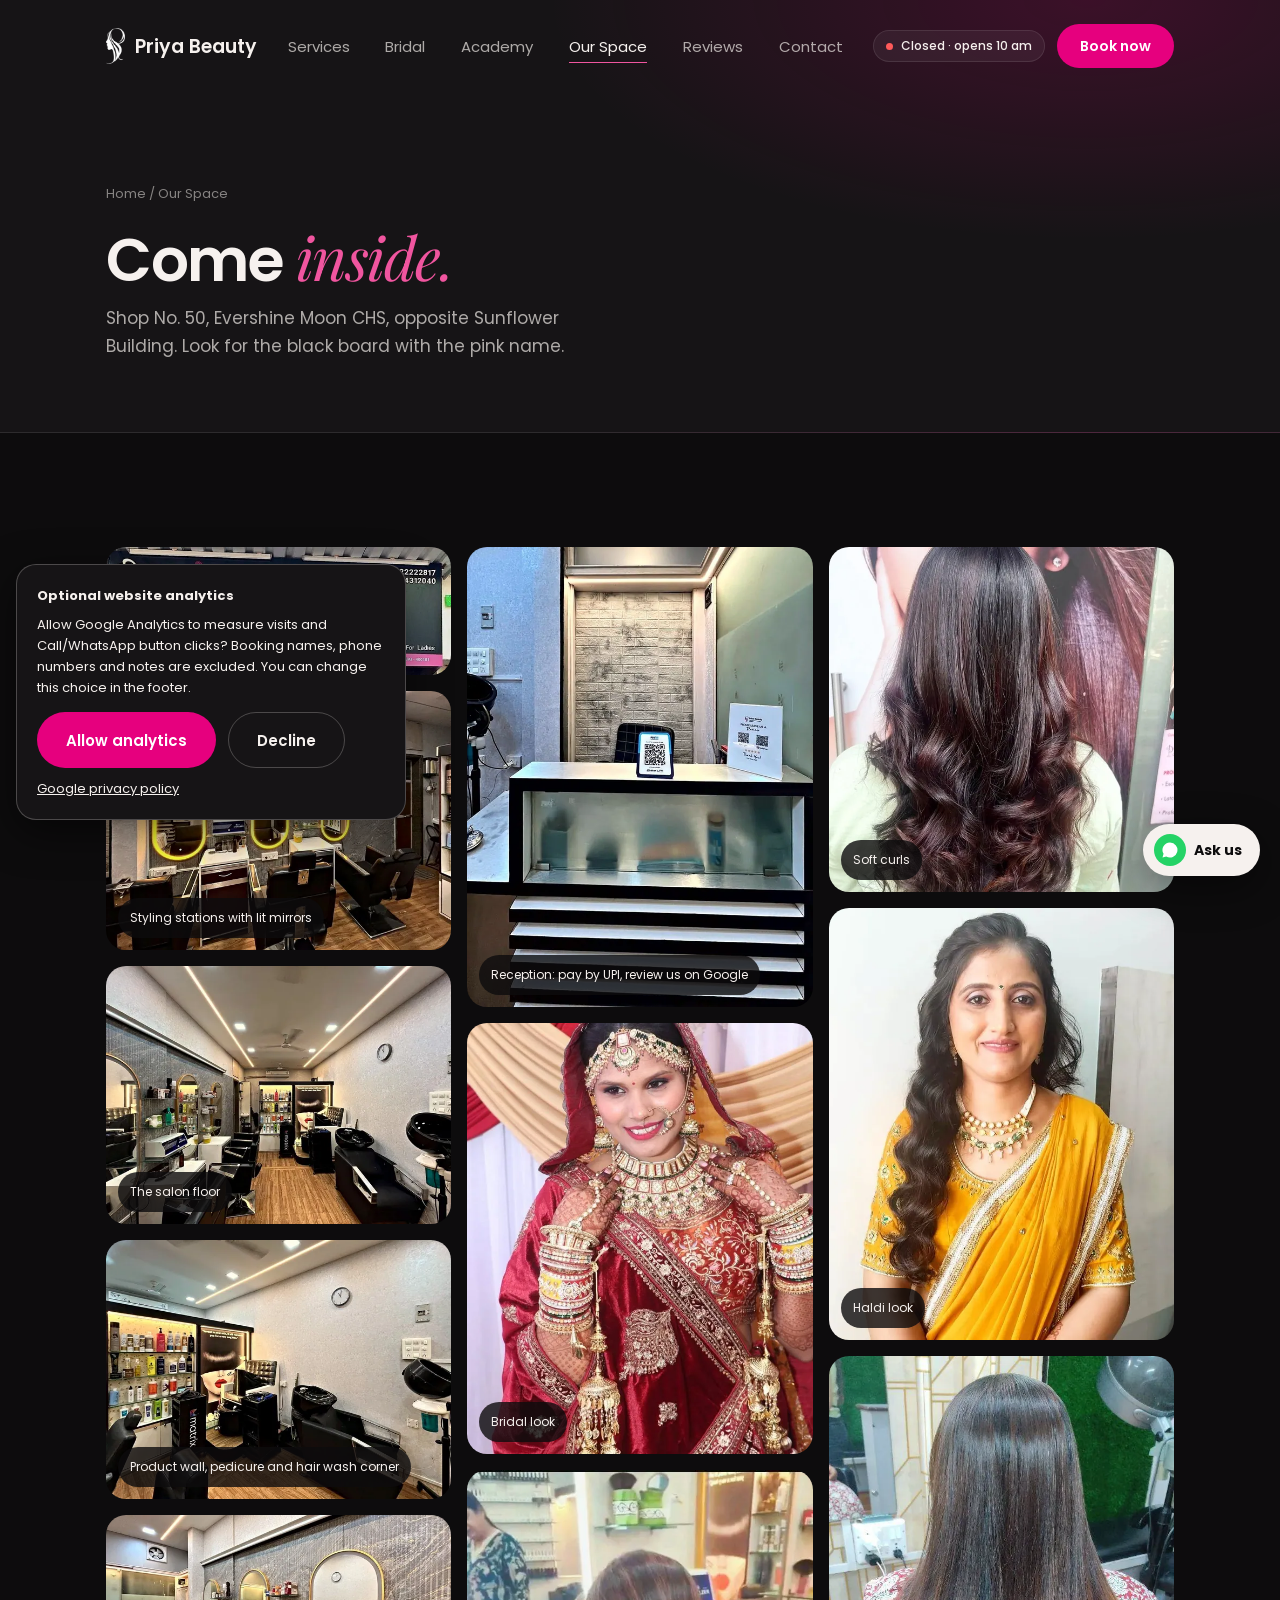
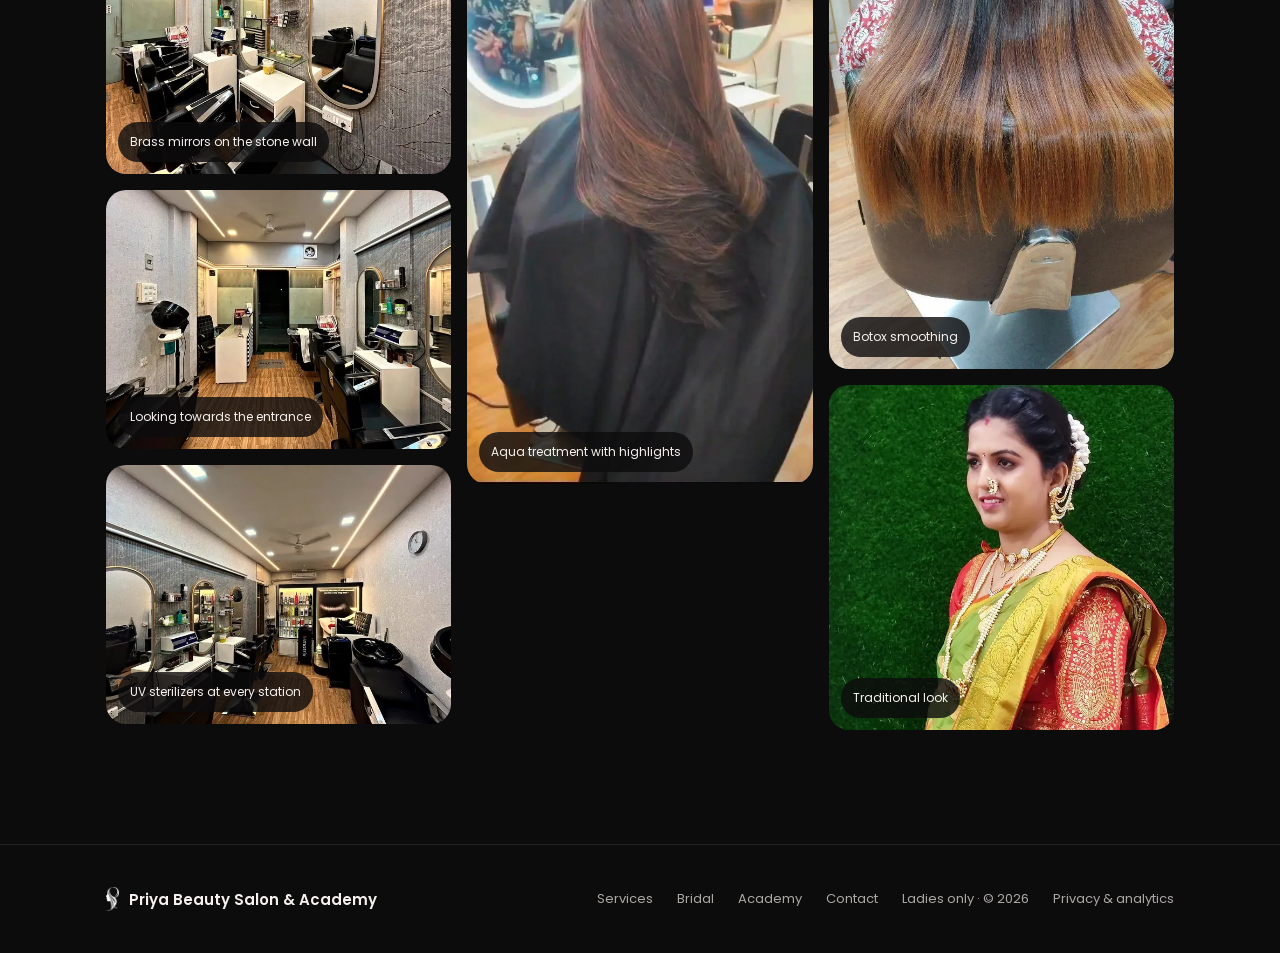
<file: space/index.html>
<!DOCTYPE html>
<html lang="en">
<head><base href="../">
<meta charset="UTF-8">
<meta name="viewport" content="width=device-width, initial-scale=1.0">
<title>Visit Our Salon in Thakur Village | Priya Beauty</title>
<meta name="description" content="See inside Priya Beauty Salon at Shop 50, Evershine Moon CHS, opposite Sunflower Building, Thakur Village, Kandivali East, Mumbai 400101.">
<link rel="canonical" href="https://brunomulik24-prog.github.io/priyabeauty/space/">
<meta property="og:type" content="website">
<meta property="og:site_name" content="Priya Beauty Salon &amp; Academy">
<meta property="og:title" content="Visit Our Salon in Thakur Village | Priya Beauty">
<meta property="og:description" content="See inside Priya Beauty Salon at Shop 50, Evershine Moon CHS, opposite Sunflower Building, Thakur Village, Kandivali East, Mumbai 400101.">
<meta property="og:url" content="https://brunomulik24-prog.github.io/priyabeauty/space/">
<meta property="og:image" content="https://brunomulik24-prog.github.io/priyabeauty/images/og-cover.jpg">
<meta property="og:image:width" content="1200"><meta property="og:image:height" content="630">
<meta name="twitter:card" content="summary_large_image">
<script type="application/ld+json">{"@context": "https://schema.org", "@graph": [{"@context": "https://schema.org", "@type": "BeautySalon", "name": "Priya Beauty Salon", "image": "https://brunomulik24-prog.github.io/priyabeauty/images/og-cover.jpg", "url": "https://brunomulik24-prog.github.io/priyabeauty/", "telephone": "+919004312040", "email": "pratibhagajjar3@gmail.com", "priceRange": "₹₹", "address": {"@type": "PostalAddress", "streetAddress": "Shop No. 50, Evershine Moon CHS Ltd., Sector 1, opp. Sunflower Bldg., Thakur Village", "addressLocality": "Kandivali East, Mumbai", "addressRegion": "Maharashtra", "postalCode": "400101", "addressCountry": "IN"}, "geo": {"@type": "GeoCoordinates", "latitude": 19.2143631, "longitude": 72.8736069}, "openingHoursSpecification": [{"@type": "OpeningHoursSpecification", "dayOfWeek": ["Monday", "Tuesday", "Wednesday", "Thursday", "Friday", "Saturday", "Sunday"], "opens": "10:00", "closes": "20:00"}], "founder": {"@type": "Person", "name": "Pratibha Gajjar"}, "sameAs": ["https://www.instagram.com/pratibhagajjar/", "https://www.google.com/maps/place/Priya+Beauty+Salon/data=!4m2!3m1!1s0x0:0x7c0b6a25188f19e9"], "@id": "https://brunomulik24-prog.github.io/priyabeauty/#salon", "hasMap": "https://www.google.com/maps/place/Priya+Beauty+Salon/data=!4m2!3m1!1s0x0:0x7c0b6a25188f19e9"}, {"@type": "WebPage", "@id": "https://brunomulik24-prog.github.io/priyabeauty/space/#webpage", "url": "https://brunomulik24-prog.github.io/priyabeauty/space/", "name": "Visit Our Salon in Thakur Village | Priya Beauty", "description": "See inside Priya Beauty Salon at Shop 50, Evershine Moon CHS, opposite Sunflower Building, Thakur Village, Kandivali East, Mumbai 400101.", "about": {"@id": "https://brunomulik24-prog.github.io/priyabeauty/#salon"}, "inLanguage": "en-IN"}, {"@type": "BreadcrumbList", "itemListElement": [{"@type": "ListItem", "position": 1, "name": "Home", "item": "https://brunomulik24-prog.github.io/priyabeauty/"}, {"@type": "ListItem", "position": 2, "name": "Space", "item": "https://brunomulik24-prog.github.io/priyabeauty/space/"}]}]}</script>
<meta name="theme-color" content="#0d0c0d">
<link rel="icon" href="images/logo-mark-black.png">
<link rel="preconnect" href="https://fonts.googleapis.com">
<link rel="preconnect" href="https://fonts.gstatic.com" crossorigin>
<link href="https://fonts.googleapis.com/css2?family=Playfair+Display:ital,wght@0,400;0,500;1,400;1,500&amp;family=Poppins:wght@300;400;500;600&amp;display=swap" rel="stylesheet">
<link rel="stylesheet" href="assets/site.css?v=1518b052154a">
<script src="assets/analytics.js?v=5c1a5685b110" defer></script></head>
<body data-page="space">

<!-- ========== NAV ========== -->
<header class="nav" id="nav">
  <div class="wrap">
    <a href="./" class="brand" aria-label="Priya Beauty home"><img src="images/responsive/logo-mark-white-168.webp" alt="" width="324" height="609" decoding="async" srcset="images/responsive/logo-mark-white-56.webp 56w, images/responsive/logo-mark-white-112.webp 112w, images/responsive/logo-mark-white-168.webp 168w" sizes="36px"><b>Priya Beauty</b></a>
    <ul class="links">
      <li><a href="services/" data-r="services">Services</a></li>
      <li><a href="bridal/" data-r="bridal">Bridal</a></li>
      <li><a href="academy/" data-r="academy">Academy</a></li>
      <li><a href="space/" data-r="space" class="on" aria-current="page">Our Space</a></li>
      <li><a href="reviews/" data-r="reviews">Reviews</a></li>
      <li><a href="contact/" data-r="contact">Contact</a></li>
    </ul>
    <div class="nav-r">
      <span class="status js-status nav-status"><span class="dot"></span><span class="js-status-txt long-t">Open daily 10 am to 8 pm</span><span class="js-status-short short-t">Open daily</span></span>
      <a href="contact/" class="btn btn-pink book">Book now</a>
      <button class="burger" aria-label="Open menu" aria-expanded="false" id="burger"><svg class="i" viewbox="0 0 24 24" aria-hidden="true"><path d="M4 7h16"></path><path d="M4 12h16"></path><path d="M4 17h16"></path></svg></button>
    </div>
  </div>
</header>

<div class="drawer" id="drawer" aria-hidden="true">
  <div class="drawer-top">
    <a href="./" class="brand"><img src="images/responsive/logo-mark-white-168.webp" alt="" width="324" height="609" decoding="async" srcset="images/responsive/logo-mark-white-56.webp 56w, images/responsive/logo-mark-white-112.webp 112w, images/responsive/logo-mark-white-168.webp 168w" sizes="36px"><b>Priya Beauty</b></a>
    <button class="x" id="drawerClose" aria-label="Close menu"><svg class="i" viewbox="0 0 24 24" aria-hidden="true"><path d="M6 6l12 12"></path><path d="M18 6L6 18"></path></svg></button>
  </div>
  <nav>
    <a href="./" data-r="home">Home</a>
    <a href="services/" data-r="services">Services</a>
    <a href="bridal/" data-r="bridal">Bridal</a>
    <a href="academy/" data-r="academy">Academy</a>
    <a href="space/" data-r="space" class="on" aria-current="page">Our Space</a>
    <a href="reviews/" data-r="reviews">Reviews</a>
    <a href="contact/" data-r="contact">Contact</a>
  </nav>
  <a href="https://wa.me/919004312040?text=Hi%20Priya%20Beauty%2C%20I%27d%20like%20to%20book%20an%20appointment." class="btn btn-pink btn-full js-wa" data-msg="Hi Priya Beauty, I&#x27;d like to book an appointment." target="_blank" rel="noopener"><svg viewbox="0 0 24 24" fill="currentColor" aria-hidden="true"><path d="M12 2a10 10 0 0 0-8.6 15.1L2 22l5-1.3A10 10 0 1 0 12 2zm5.3 14.1c-.2.6-1.3 1.2-1.8 1.2-.5.1-1 .2-3.3-.7-2.8-1.1-4.5-3.9-4.7-4.1-.1-.2-1.1-1.5-1.1-2.9s.7-2 1-2.3c.2-.3.5-.3.7-.3h.5c.2 0 .4 0 .6.5l.8 2c.1.2.1.4 0 .5l-.3.5-.4.4c-.1.1-.3.3-.1.6.2.3.7 1.2 1.6 1.9 1.1.9 2 1.2 2.3 1.4.3.1.5.1.6-.1l.9-1c.2-.3.4-.2.6-.1l1.9.9c.3.1.5.2.5.3.1.2.1.7-.1 1.3z"></path></svg>Book on WhatsApp</a>
</div>

<main><section class="page on" id="p-space" data-title="Visit Our Salon in Thakur Village | Priya Beauty">
  <div class="phero"><div class="wrap">
    <div class="crumb"><a href="./">Home</a> / Our Space</div>
    <h1>Come <em class="acc">inside.</em></h1>
    <p class="lead">Shop No. 50, Evershine Moon CHS, opposite Sunflower Building. Look for the black board with the pink name.</p>
  </div></div>
  <section class="sec"><div class="wrap">
    <div class="gal" id="gal"><button aria-label="Open photo: Look for this board: opp. Sunflower Building"><img src="images/responsive/signboard-1198.webp" alt="" loading="lazy" width="1198" height="444" decoding="async" srcset="images/responsive/signboard-320.webp 320w, images/responsive/signboard-640.webp 640w, images/responsive/signboard-960.webp 960w, images/responsive/signboard-1198.webp 1198w" sizes="(min-width: 900px) 600px, calc(100vw - 48px)"><span>Look for this board: opp. Sunflower Building</span></button><button aria-label="Open photo: Styling stations with lit mirrors"><img src="images/responsive/mirrors-led-1600.webp" alt="" loading="lazy" width="1600" height="1200" decoding="async" srcset="images/responsive/mirrors-led-320.webp 320w, images/responsive/mirrors-led-640.webp 640w, images/responsive/mirrors-led-960.webp 960w, images/responsive/mirrors-led-1280.webp 1280w, images/responsive/mirrors-led-1600.webp 1600w" sizes="(min-width: 900px) 600px, calc(100vw - 48px)"><span>Styling stations with lit mirrors</span></button><button aria-label="Open photo: The salon floor"><img src="images/responsive/salon-long-view-1600.webp" alt="" loading="lazy" width="1600" height="1200" decoding="async" srcset="images/responsive/salon-long-view-320.webp 320w, images/responsive/salon-long-view-640.webp 640w, images/responsive/salon-long-view-960.webp 960w, images/responsive/salon-long-view-1280.webp 1280w, images/responsive/salon-long-view-1600.webp 1600w" sizes="(min-width: 900px) 600px, calc(100vw - 48px)"><span>The salon floor</span></button><button aria-label="Open photo: Product wall, pedicure and hair wash corner"><img src="images/responsive/product-wall-1600.webp" alt="" loading="lazy" width="1600" height="1200" decoding="async" srcset="images/responsive/product-wall-320.webp 320w, images/responsive/product-wall-640.webp 640w, images/responsive/product-wall-960.webp 960w, images/responsive/product-wall-1280.webp 1280w, images/responsive/product-wall-1600.webp 1600w" sizes="(min-width: 900px) 600px, calc(100vw - 48px)"><span>Product wall, pedicure and hair wash corner</span></button><button aria-label="Open photo: Brass mirrors on the stone wall"><img src="images/responsive/mirrors-brass-1600.webp" alt="" loading="lazy" width="1600" height="1200" decoding="async" srcset="images/responsive/mirrors-brass-320.webp 320w, images/responsive/mirrors-brass-640.webp 640w, images/responsive/mirrors-brass-960.webp 960w, images/responsive/mirrors-brass-1280.webp 1280w, images/responsive/mirrors-brass-1600.webp 1600w" sizes="(min-width: 900px) 600px, calc(100vw - 48px)"><span>Brass mirrors on the stone wall</span></button><button aria-label="Open photo: Looking towards the entrance"><img src="images/responsive/entrance-view-1600.webp" alt="" loading="lazy" width="1600" height="1200" decoding="async" srcset="images/responsive/entrance-view-320.webp 320w, images/responsive/entrance-view-640.webp 640w, images/responsive/entrance-view-960.webp 960w, images/responsive/entrance-view-1280.webp 1280w, images/responsive/entrance-view-1600.webp 1600w" sizes="(min-width: 900px) 600px, calc(100vw - 48px)"><span>Looking towards the entrance</span></button><button aria-label="Open photo: UV sterilizers at every station"><img src="images/responsive/salon-long-view-2-1600.webp" alt="" loading="lazy" width="1600" height="1200" decoding="async" srcset="images/responsive/salon-long-view-2-320.webp 320w, images/responsive/salon-long-view-2-640.webp 640w, images/responsive/salon-long-view-2-960.webp 960w, images/responsive/salon-long-view-2-1280.webp 1280w, images/responsive/salon-long-view-2-1600.webp 1600w" sizes="(min-width: 900px) 600px, calc(100vw - 48px)"><span>UV sterilizers at every station</span></button><button aria-label="Open photo: Reception: pay by UPI, review us on Google"><img src="images/responsive/reception-1200.webp" alt="" loading="lazy" width="1200" height="1600" decoding="async" srcset="images/responsive/reception-320.webp 320w, images/responsive/reception-640.webp 640w, images/responsive/reception-960.webp 960w, images/responsive/reception-1200.webp 1200w" sizes="(min-width: 900px) 600px, calc(100vw - 48px)"><span>Reception: pay by UPI, review us on Google</span></button><button aria-label="Open photo: Bridal look"><img src="images/responsive/work-bridal-960.webp" alt="" loading="lazy" width="960" height="1200" decoding="async" srcset="images/responsive/work-bridal-320.webp 320w, images/responsive/work-bridal-640.webp 640w, images/responsive/work-bridal-960.webp 960w" sizes="(min-width: 900px) 600px, calc(100vw - 48px)"><span>Bridal look</span></button><button aria-label="Open photo: Aqua treatment with highlights"><img src="images/responsive/work-aqua-highlights-540.webp" alt="" loading="lazy" width="540" height="960" decoding="async" srcset="images/responsive/work-aqua-highlights-320.webp 320w, images/responsive/work-aqua-highlights-540.webp 540w" sizes="(min-width: 900px) 600px, calc(100vw - 48px)"><span>Aqua treatment with highlights</span></button><button aria-label="Open photo: Soft curls"><img src="images/responsive/work-curls-1080.webp" alt="" loading="lazy" width="1080" height="1080" decoding="async" srcset="images/responsive/work-curls-320.webp 320w, images/responsive/work-curls-640.webp 640w, images/responsive/work-curls-960.webp 960w, images/responsive/work-curls-1080.webp 1080w" sizes="(min-width: 900px) 600px, calc(100vw - 48px)"><span>Soft curls</span></button><button aria-label="Open photo: Haldi look"><img src="images/responsive/work-haldi-786.webp" alt="" loading="lazy" width="786" height="982" decoding="async" srcset="images/responsive/work-haldi-320.webp 320w, images/responsive/work-haldi-640.webp 640w, images/responsive/work-haldi-786.webp 786w" sizes="(min-width: 900px) 600px, calc(100vw - 48px)"><span>Haldi look</span></button><button aria-label="Open photo: Botox smoothing"><img src="images/responsive/work-botox-540.webp" alt="" loading="lazy" width="540" height="960" decoding="async" srcset="images/responsive/work-botox-320.webp 320w, images/responsive/work-botox-540.webp 540w" sizes="(min-width: 900px) 600px, calc(100vw - 48px)"><span>Botox smoothing</span></button><button aria-label="Open photo: Traditional look"><img src="images/responsive/work-traditional-1080.webp" alt="" loading="lazy" width="1080" height="1080" decoding="async" srcset="images/responsive/work-traditional-320.webp 320w, images/responsive/work-traditional-640.webp 640w, images/responsive/work-traditional-960.webp 960w, images/responsive/work-traditional-1080.webp 1080w" sizes="(min-width: 900px) 600px, calc(100vw - 48px)"><span>Traditional look</span></button></div>
  </div></section>
</section></main>

<footer>
  <div class="wrap ft">
    <a href="./" class="brand"><img src="images/responsive/logo-mark-white-168.webp" alt="" width="324" height="609" decoding="async" srcset="images/responsive/logo-mark-white-56.webp 56w, images/responsive/logo-mark-white-112.webp 112w, images/responsive/logo-mark-white-168.webp 168w" sizes="36px"><b>Priya Beauty Salon &amp; Academy</b></a>
    <div class="ft-links">
      <a href="services/">Services</a><a href="bridal/">Bridal</a><a href="academy/">Academy</a><a href="contact/">Contact</a>
      <span>Ladies only &middot; &copy; <span id="yr">2026</span></span>
    </div>
  </div>
</footer>

<!-- floating ask -->
<div class="ask-panel" id="askPanel" role="dialog" aria-label="Quick questions">
  <h2>Quick question?</h2>
  <p>Tap one. WhatsApp opens with it ready to send.</p>
  <div class="qs">
    <a href="https://wa.me/919004312040?text=Hi%21%20Do%20you%20have%20a%20slot%20available%20today%3F" class="js-wa" data-msg="Hi! Do you have a slot available today?" target="_blank" rel="noopener">Any slot free today?</a>
    <a href="https://wa.me/919004312040?text=Hi%21%20I%27d%20like%20to%20book%20an%20Aqua%20Hair%20Spa.%20My%20hair%20length%20is%3A%20" class="js-wa" data-msg="Hi! I&#x27;d like to book an Aqua Hair Spa. My hair length is: " target="_blank" rel="noopener">Book Aqua Hair Spa</a>
    <a href="https://wa.me/919004312040?text=Hi%21%20I%27d%20like%20to%20know%20which%20suits%20my%20hair%3A%20Botox%20treatment%20or%20Nanoplastia." class="js-wa" data-msg="Hi! I&#x27;d like to know which suits my hair: Botox treatment or Nanoplastia." target="_blank" rel="noopener">Botox or Nanoplastia?</a>
    <a href="https://wa.me/919004312040?text=Hi%21%20I%27m%20interested%20in%20your%20bridal%20make-up.%20Can%20you%20share%20packages%3F" class="js-wa" data-msg="Hi! I&#x27;m interested in your bridal make-up. Can you share packages?" target="_blank" rel="noopener">Bridal packages</a>
    <a href="https://wa.me/919004312040?text=Hi%21%20I%27d%20like%20details%20of%20the%20next%20academy%20batch." class="js-wa" data-msg="Hi! I&#x27;d like details of the next academy batch." target="_blank" rel="noopener">Next academy batch</a>
  </div>
</div>
<button class="ask-fab" id="askFab" aria-label="Ask the salon a question" aria-expanded="false" aria-controls="askPanel">
  <i><svg viewbox="0 0 24 24" fill="currentColor"><path d="M12 2a10 10 0 0 0-8.6 15.1L2 22l5-1.3A10 10 0 1 0 12 2z"></path></svg></i><b>Ask us</b>
</button>

<!-- mobile action bar -->
<nav class="actbar" aria-label="Quick actions">
  <a href="tel:+919004312040"><svg viewbox="0 0 24 24" fill="none" stroke="currentColor" stroke-width="2"><path d="M22 16.9v3a2 2 0 0 1-2.2 2 19.8 19.8 0 0 1-8.6-3.1 19.5 19.5 0 0 1-6-6A19.8 19.8 0 0 1 2.1 4.2 2 2 0 0 1 4.1 2h3a2 2 0 0 1 2 1.7c.1 1 .4 1.9.7 2.8a2 2 0 0 1-.5 2.1L8 9.9a16 16 0 0 0 6 6l1.3-1.3a2 2 0 0 1 2.1-.4c.9.3 1.8.6 2.8.7a2 2 0 0 1 1.7 2z"></path></svg>Call</a>
  <a href="https://wa.me/919004312040?text=Hi%20Priya%20Beauty%2C%20I%27d%20like%20to%20book%20an%20appointment." class="wa js-wa" data-msg="Hi Priya Beauty, I&#x27;d like to book an appointment." target="_blank" rel="noopener"><svg viewbox="0 0 24 24" fill="currentColor"><path d="M12 2a10 10 0 0 0-8.6 15.1L2 22l5-1.3A10 10 0 1 0 12 2zm5.3 14.1c-.2.6-1.3 1.2-1.8 1.2-.5.1-1 .2-3.3-.7-2.8-1.1-4.5-3.9-4.7-4.1-.1-.2-1.1-1.5-1.1-2.9s.7-2 1-2.3c.2-.3.5-.3.7-.3h.5c.2 0 .4 0 .6.5l.8 2c.1.2.1.4 0 .5l-.3.5-.4.4c-.1.1-.3.3-.1.6.2.3.7 1.2 1.6 1.9 1.1.9 2 1.2 2.3 1.4.3.1.5.1.6-.1l.9-1c.2-.3.4-.2.6-.1l1.9.9c.3.1.5.2.5.3.1.2.1.7-.1 1.3z"></path></svg>WhatsApp</a>
  <a href="contact/" class="bk"><svg viewbox="0 0 24 24" fill="none" stroke="currentColor" stroke-width="2"><rect x="3" y="4" width="18" height="17" rx="2"></rect><path d="M3 9h18M8 2v4M16 2v4"></path></svg>Book</a>
  <a href="https://www.google.com/maps/place/Priya+Beauty+Salon/data=!4m2!3m1!1s0x0:0x7c0b6a25188f19e9" target="_blank" rel="noopener"><svg viewbox="0 0 24 24" fill="none" stroke="currentColor" stroke-width="2"><path d="M12 22s7-6.5 7-12a7 7 0 0 0-14 0c0 5.5 7 12 7 12z"></path><circle cx="12" cy="10" r="2.5"></circle></svg>Directions</a>
</nav>

<div class="ss" id="ss" role="dialog" aria-modal="true" aria-label="Our work slideshow">
  <div class="ss-top"><span class="ss-count" id="ssCount"></span><button class="x" id="ssClose" aria-label="Close slideshow"><svg class="i" viewbox="0 0 24 24" aria-hidden="true"><path d="M6 6l12 12"></path><path d="M18 6L6 18"></path></svg></button></div>
  <div class="ss-tabs" id="ssTabs"></div>
  <div class="ss-bar"><i id="ssBar"></i></div>
  <div class="ss-track" id="ssTrack" tabindex="-1"></div>
  <div class="ss-foot"><button class="ss-btn ss-prev" id="ssPrev" aria-label="Previous photo"><svg class="i" viewbox="0 0 24 24" aria-hidden="true"><path d="M5 12h14"></path><path d="M13 6l6 6-6 6"></path></svg></button><button class="ss-play" id="ssPlay" aria-label="Pause slideshow">Pause</button><button class="ss-btn ss-next" id="ssNext" aria-label="Next photo"><svg class="i" viewbox="0 0 24 24" aria-hidden="true"><path d="M5 12h14"></path><path d="M13 6l6 6-6 6"></path></svg></button></div>
  <p class="ss-hint">Swipe to see more</p>
</div>

<!-- lightbox -->
<div class="lb" id="lb" role="dialog" aria-modal="true" aria-label="Photo viewer">
  <button class="x" id="lbClose" aria-label="Close">✕</button>
  <button class="lb-nav lb-prev" id="lbPrev" aria-label="Previous photo">&lsaquo;</button>
  <img id="lbImg" alt="">
  <p id="lbCap"></p>
  <button class="lb-nav lb-next" id="lbNext" aria-label="Next photo">›</button>
</div>

<script src="assets/site.js?v=6d694211b78e" defer></script>
</body>
</html>
</file>
<file: assets/site.css>
/* =========================================================
   Priya Beauty: tokens from Design/MOTION.md
   ========================================================= */
:root{
  --ink:#0d0c0d; --ink2:#161416; --ink3:#1f1c1e; --stone:#2b2829;
  --txt:#f6f1ee; --txt2:rgba(246,241,238,.68); --txt3:rgba(246,241,238,.5);
  --line:rgba(246,241,238,.10); --line2:rgba(246,241,238,.24);
  --pink:#e6007e; --pink2:#f0559f; --pink-soft:rgba(240,85,159,.10);
  --wa:#25d366;
  --sans:'Poppins',system-ui,sans-serif; --serif:'Playfair Display',Georgia,serif;
  --ease:cubic-bezier(.22,1,.36,1);
  --r:20px;
}
*,*::before,*::after{box-sizing:border-box;margin:0;padding:0}
html{scroll-behavior:smooth;-webkit-text-size-adjust:100%}
body{font-family:var(--sans);font-size:15px;line-height:24px;background:var(--ink);color:var(--txt);overflow-x:clip;-webkit-font-smoothing:antialiased}
img{display:block;max-width:100%}
a{color:inherit;text-decoration:none}
button{font:inherit;color:inherit;background:none;border:0;cursor:pointer}
:focus-visible{outline:2px solid var(--pink2);outline-offset:3px;border-radius:6px}
svg.i{width:24px;height:24px;fill:none;stroke:currentColor;stroke-width:1.2;stroke-linecap:round;stroke-linejoin:round;flex-shrink:0}

/* ---------- type ---------- */
.wrap{width:min(1200px,100% - 48px);margin-inline:auto}
.sec{padding:64px 0}
.alt{background:var(--ink2)}
.eyebrow{font-size:14px;line-height:20px;font-weight:600;letter-spacing:.14em;text-transform:uppercase;color:var(--pink2);margin-bottom:16px}
.h1{font-family:var(--sans);font-weight:600;font-size:40px;line-height:44px;letter-spacing:-.025em}
.h2{font-family:var(--sans);font-weight:600;font-size:30px;line-height:36px;letter-spacing:-.02em}
.ac,em.acc{display:inline;white-space:nowrap;font-family:var(--serif);font-style:italic;font-weight:400;color:var(--pink2)}
.lead{color:var(--txt2);margin-top:12px;max-width:520px}
.small{font-size:13px;line-height:20px;color:var(--txt3)}
.l2{display:block} /* second line on mobile, same line on desktop */
.d-only{display:none}

/* ---------- buttons ---------- */
.btn{display:inline-flex;align-items:center;justify-content:center;gap:10px;height:52px;padding:0 28px;border-radius:999px;font-weight:600;font-size:15px;line-height:1;white-space:nowrap;border:1px solid transparent;transition:transform .25s var(--ease),background-color .25s,border-color .25s}
.btn:hover{transform:translateY(-2px)}
.btn-pink{background:var(--pink);color:#fff}
.btn-pink:hover{background:#f0168c}
.btn-ghost{border-color:var(--line2);color:var(--txt)}
.btn-ghost:hover{border-color:var(--pink2)}
.btn-wa{background:var(--wa);color:#06220f}
.btn svg{width:20px;height:20px}
.btn-full{width:100%}
.txt-link{display:inline-flex;align-items:center;gap:8px;font-weight:600;font-size:14px;color:var(--pink2);transition:gap .25s var(--ease)}
.txt-link:hover{gap:12px}
.txt-link svg{width:18px;height:18px}

/* icon in a ring */
.ring{width:48px;height:48px;border-radius:50%;border:1px solid var(--line);background:rgba(246,241,238,.03);display:grid;place-items:center;color:var(--pink2);flex-shrink:0}

/* ---------- motion ---------- */
.reveal{opacity:1}
.js .reveal{opacity:0;transform:translateY(16px);transition:opacity .7s var(--ease) var(--d,0ms),transform .7s var(--ease) var(--d,0ms)}
.js .reveal.in{opacity:1;transform:none}
.js .reveal.done{transition:transform .25s var(--ease),border-color .25s,opacity .25s}
@keyframes rise{from{opacity:0;transform:translateY(16px)}to{opacity:1;transform:none}}
@keyframes settle{from{transform:scale(1.06)}to{transform:scale(1)}}
@keyframes fade{from{opacity:0}to{opacity:1}}

/* ---------- nav ---------- */
.nav{position:fixed;inset:0 0 auto;z-index:50;border-bottom:1px solid transparent;transition:background-color .3s,border-color .3s}
.nav.solid{background:rgba(13,12,13,.88);-webkit-backdrop-filter:blur(14px);backdrop-filter:blur(14px);border-color:var(--line)}
.nav .wrap{display:flex;align-items:center;justify-content:space-between;height:64px;gap:24px}
.brand{display:flex;align-items:center;gap:10px;flex-shrink:0}
.brand img{height:30px;width:auto}
.brand b{font-weight:600;font-size:17px;line-height:1}
.links{display:none;list-style:none;gap:40px}
.links a{font-size:15px;color:var(--txt2);padding:6px 0;position:relative;transition:color .25s}
.links a::after{content:"";position:absolute;left:0;right:0;bottom:0;height:1px;background:var(--pink2);transform:scaleX(0);transform-origin:left;transition:transform .3s var(--ease)}
.links a:hover,.links a.on{color:var(--txt)}
.links a:hover::after,.links a.on::after{transform:scaleX(1)}
.nav-r{display:flex;align-items:center;gap:12px}
.nav .book{display:none;height:44px;padding:0 22px;font-size:14px}
.burger{width:44px;height:44px;display:grid;place-items:center;margin-right:-10px;color:var(--txt)}
.drawer{position:fixed;inset:0;z-index:60;overflow-y:auto;overscroll-behavior:contain;background:var(--ink);display:flex;flex-direction:column;padding:12px 24px 32px;opacity:0;visibility:hidden;transform:translateY(-8px);transition:opacity .35s var(--ease),transform .35s var(--ease),visibility 0s .35s}
.drawer.open{opacity:1;visibility:visible;transform:none;transition:opacity .35s var(--ease),transform .35s var(--ease)}
.drawer-top{display:flex;justify-content:space-between;align-items:center;height:52px}
.drawer nav{display:flex;flex-direction:column;margin-top:32px}
.drawer nav a{font-family:var(--sans);font-weight:500;letter-spacing:-.01em;font-size:30px;line-height:36px;padding:14px 0;border-bottom:1px solid var(--line)}
.drawer nav a.on{color:var(--pink2)}
.drawer .btn{margin-top:auto}
.x{width:44px;height:44px;display:grid;place-items:center;margin-right:-10px;color:var(--txt)}

/* ---------- pages ---------- */
.page{display:none}
.page.on{display:block;animation:fade .5s var(--ease)}
.phero{padding:128px 0 48px;background:radial-gradient(900px 400px at 85% 0%,rgba(230,0,126,.18),transparent 60%),var(--ink2);border-bottom:1px solid var(--line)}
.phero h1{font-family:var(--sans);font-weight:600;font-size:38px;line-height:44px;letter-spacing:-.025em}
.crumb{font-size:13px;color:var(--txt3);margin-bottom:16px}
.crumb a:hover{color:var(--txt)}

/* ---------- HOME: hero ---------- */
.hero{position:relative;min-height:max(100svh,700px);display:flex;align-items:flex-end;padding:120px 0 48px;overflow:hidden}
.hero-bg{position:absolute;inset:0;overflow:hidden}
.hero-bg img{width:100%;height:100%;object-fit:cover;object-position:62% 40%}
.hero-bg::after{content:"";position:absolute;inset:0;background:linear-gradient(180deg,rgba(13,12,13,.30) 0%,rgba(13,12,13,.39) 32%,rgba(13,12,13,.80) 55%,rgba(13,12,13,.95) 80%,var(--ink) 100%)}
.hero .wrap{position:relative}
.hero-in > *{animation:rise .7s var(--ease) both}
.hero-in > :nth-child(1){animation-delay:.2s}
.hero-in > :nth-child(2){animation-delay:.32s}
.hero-in > :nth-child(3){animation-delay:.44s}
.hero-in > :nth-child(4){animation-delay:.56s}
.hero-in > :nth-child(5){animation-delay:.68s}
.js .hero-bg img{animation:settle 1.8s var(--ease) both}
.hero .sub{color:var(--txt2);margin:16px 0 32px;max-width:520px}
.cta-row{display:flex;gap:12px;flex-wrap:wrap}
.hero .cta-row{flex-wrap:nowrap}
.hero .cta-row .btn-pink{flex:1 1 0;padding:0 20px}
.hero .cta-row .btn-ghost{flex:0 0 auto;padding:0 24px}
.rating{display:flex;align-items:center;gap:8px;margin-top:24px;font-size:13px;color:var(--txt3)}
.rating svg{width:14px;height:14px;fill:var(--pink2)}

/* ---------- HOME: house rules ---------- */
.tiles{display:grid;grid-template-columns:1fr 1fr;gap:12px;margin-top:32px}
.tile{background:var(--ink2);border:1px solid var(--line);border-radius:var(--r);padding:20px}
.tile:hover{border-color:rgba(240,85,159,.45)}
.tile h3{font-size:15px;line-height:22px;font-weight:600;margin-top:20px}
.tile p{font-size:13px;line-height:20px;color:var(--txt3);margin-top:2px}

/* ---------- HOME: signature ---------- */
.sig{display:grid;gap:32px}
.sig-photo{border-radius:var(--r);overflow:hidden;aspect-ratio:9/10}
.sig-photo img{width:100%;height:100%;object-fit:cover}
.prices{display:flex;margin:24px 0 32px}
.prices > div{padding-right:24px}
.prices > div + div{padding-left:24px;padding-right:0;border-left:1px solid var(--line)}
.prices b{display:block;font-family:var(--sans);font-weight:600;letter-spacing:-.02em;font-size:28px;line-height:34px}
.prices small{font-size:13px;color:var(--txt3)}

/* ---------- HOME: menu ---------- */
.row-head{display:flex;justify-content:space-between;align-items:flex-end;gap:24px}
.row-head .btn,.row-head .txt-link{display:none}
.cards{display:grid;grid-template-columns:1fr 1fr;gap:24px 12px;margin-top:32px}
.card{display:block}
.card-img{border-radius:var(--r);overflow:hidden;aspect-ratio:1/1;background:var(--ink2)}
.card-img img{width:100%;height:100%;object-fit:cover;transition:transform .7s var(--ease)}
.card:hover .card-img img{transform:scale(1.04)}
.card h3{font-size:15px;line-height:22px;font-weight:600;margin-top:16px}
.card p{font-size:13px;line-height:20px;color:var(--txt3)}
.after-btn{margin-top:32px}
.popular{margin-top:24px;font-size:14px;line-height:24px;color:var(--txt2)}
.popular a{color:var(--pink2);text-decoration:underline;text-underline-offset:3px}
.popular a:hover{color:var(--txt)}

/* our work (shows only once photos exist) */
.collage{display:grid;grid-template-columns:repeat(2,1fr);grid-auto-rows:170px;gap:12px;margin-top:32px}
.collage figure{position:relative;border-radius:var(--r);overflow:hidden;background:var(--ink2)}
.collage figure.tall{grid-row:span 2}
.collage figure.wide{grid-column:span 2}
.collage img{width:100%;height:100%;object-fit:cover;object-position:center 25%;transition:transform .7s var(--ease)}
.collage figure:hover img{transform:scale(1.04)}
.collage figcaption{position:absolute;left:12px;bottom:12px;font-size:12px;background:rgba(13,12,13,.8);padding:6px 12px;border-radius:999px}

/* ---------- HOME: owner ---------- */
.owner{background:var(--ink2);border:1px solid var(--line);border-radius:var(--r);padding:24px}
.owner-mark{width:72px;height:72px;border-radius:50%;background:var(--pink);display:grid;place-items:center;margin-bottom:24px}
.owner-mark{overflow:hidden;border:2px solid var(--pink)}
.owner-mark img{width:100%;height:100%;object-fit:cover}
.owner .name{font-family:var(--sans);font-weight:600;letter-spacing:-.02em;font-size:28px;line-height:34px}
.owner p{color:var(--txt2);margin-top:8px}
.owner .txt-link{margin-top:20px}
.owner .btn{display:none}

/* ---------- HOME: reviews ---------- */
.rv-track{display:flex;gap:16px;overflow-x:auto;scroll-snap-type:x mandatory;margin-top:32px;scrollbar-width:none;-ms-overflow-style:none}
.rv-track::-webkit-scrollbar{display:none}
.rv{flex:0 0 100%;scroll-snap-align:start;background:var(--ink);border:1px solid var(--line);border-radius:var(--r);padding:24px;display:flex;flex-direction:column}
.rv-stars{display:flex;gap:4px}
.rv-stars svg{width:14px;height:14px;fill:var(--pink2)}
.rv q{display:block;quotes:"\201C" "\201D";font-family:var(--serif);font-style:italic;font-size:19px;line-height:28px;margin-top:16px}
.rv .small{margin-top:24px}
.dots{display:flex;justify-content:center;gap:4px;margin-top:20px}
.dots button{width:24px;height:24px;display:grid;place-items:center}
.dots button::before{content:"";width:6px;height:6px;border-radius:50%;background:var(--line2);transition:background-color .25s,transform .25s var(--ease)}
.dots button.on::before{background:var(--pink2);transform:scale(1.15)}
.center{text-align:center}
.rv-more{margin-top:16px}

/* ---------- HOME: academy + visit ---------- */
.split{display:grid;gap:32px;align-items:center}
.split .ph{display:none;border-radius:var(--r);overflow:hidden;aspect-ratio:4/3}
.split .ph img{width:100%;height:100%;object-fit:cover}
.split .ph.sign{aspect-ratio:auto}
.split .ph.sign img{height:auto}
.split .ring{margin-bottom:24px}
.split .btn{margin-top:32px}
.hr{border-top:1px solid var(--line)}
.rows{display:grid;gap:16px;margin-top:32px}
.rows a,.rows div{display:flex;align-items:center;gap:16px;color:var(--txt2);transition:color .25s}
.rows a:hover{color:var(--txt)}

/* ---------- footer ---------- */
footer{border-top:1px solid var(--line);padding:32px 0 40px}
.ft{display:flex;flex-direction:column;gap:16px}
.ft .brand img{height:24px}
.ft .brand b{font-size:15px}
.ft-links{display:flex;flex-wrap:wrap;gap:8px 24px;font-size:13px;color:var(--txt2)}
.ft-links a:hover{color:var(--txt)}

/* =========================================================
   Inner pages (services, bridal, academy, space, reviews, contact)
   ========================================================= */
.photo{position:relative;border-radius:var(--r);overflow:hidden;aspect-ratio:4/5}
.photo img{width:100%;height:100%;object-fit:cover}
.photo .tag{position:absolute;left:16px;bottom:16px;background:rgba(13,12,13,.8);padding:8px 14px;border-radius:999px;font-size:12px;border:1px solid var(--line)}
.quote{margin-top:24px;padding:20px 24px;border-left:2px solid var(--pink2);background:var(--ink2);border-radius:0 16px 16px 0}
.quote p{font-family:var(--serif);font-style:italic;font-size:18px;line-height:28px}
.quote small{display:block;margin-top:8px;color:var(--txt3);font-size:13px}
.ticks{list-style:none;margin-top:24px;display:grid;gap:12px}
.ticks li{display:flex;gap:12px;color:var(--txt2)}
.ticks li::before{content:"";flex-shrink:0;width:18px;height:18px;margin-top:3px;border-radius:50%;border:1px solid rgba(240,85,159,.5);background:url("data:image/svg+xml,%3Csvg xmlns='http://www.w3.org/2000/svg' viewBox='0 0 24 24' fill='none' stroke='%23f0559f' stroke-width='2'%3E%3Cpath d='M6 12l4 4 8-8'/%3E%3C/svg%3E") center/12px no-repeat}

.rev-grid{display:grid;grid-template-columns:1fr;gap:16px;margin-top:40px}
.rev-grid .rev{break-inside:avoid}
.rev{background:var(--ink2);border:1px solid var(--line);border-radius:var(--r);padding:24px;display:flex;flex-direction:column}
.stars{color:var(--pink2);letter-spacing:3px;font-size:13px}
.rev p{margin:12px 0 20px}
.who{display:flex;align-items:center;gap:12px;padding-top:16px;border-top:1px solid var(--line)}
.av{width:40px;height:40px;border-radius:50%;display:grid;place-items:center;font-weight:600;background:var(--ink3);color:var(--pink2)}
.who b{font-size:14px;display:block;font-weight:600}
.who small{font-size:12px;color:var(--txt3)}
.scores{display:grid;grid-template-columns:repeat(3,1fr);gap:8px}
.score{background:var(--ink2);border:1px solid var(--line);border-radius:16px;padding:18px 8px;text-align:center}
.score b{font-family:var(--sans);font-weight:600;letter-spacing:-.02em;font-size:30px;line-height:1}
.score b span{color:var(--pink2);font-size:18px}
.score small{display:block;margin-top:8px;color:var(--txt2);font-size:11px;line-height:16px}

.tabs{display:flex;gap:8px;flex-wrap:wrap;margin:0 0 32px}
.tab{height:40px;padding:0 18px;border-radius:999px;border:1px solid var(--line);font-size:13px;font-weight:500;color:var(--txt2);transition:all .25s}
.tab.on,.tab:hover{background:var(--pink);border-color:var(--pink);color:#fff}
.star-badge{display:inline-block;font-size:10px;font-weight:600;letter-spacing:.08em;text-transform:uppercase;background:var(--pink);color:#fff;padding:2px 8px;border-radius:999px;margin-left:8px;vertical-align:middle}
.note{font-size:13px;color:var(--txt3)}
.menu-cat{font-size:12px;letter-spacing:.14em;text-transform:uppercase;color:var(--pink2);font-weight:600}
.menu{width:100%;border-collapse:collapse;background:var(--ink);border:1px solid var(--line);border-radius:12px;overflow:hidden}
.menu th{white-space:nowrap;font-size:11px;letter-spacing:.12em;text-transform:uppercase;color:var(--txt3);font-weight:600;text-align:right;padding:12px 14px 6px}
.menu td{padding:12px 14px;border-top:1px solid var(--line);font-size:14px}
.menu tbody tr:first-child td{border-top:0}
.menu thead + tbody tr:first-child td{border-top:1px solid var(--line)}
.menu td.pr{text-align:right;white-space:nowrap;font-weight:600;width:1%;padding-left:12px}
.menu tr:hover td{background:rgba(240,85,159,.05)}
#svcGroups{display:grid;gap:48px}
.svc-cat{display:grid;grid-template-columns:1fr;gap:16px;align-items:start}
.svc-cat-hd{border-radius:var(--r);overflow:hidden;background:var(--ink2);border:1px solid var(--line);display:grid;grid-template-columns:112px 1fr}
.svc-cat-hd img{width:100%;height:100%;object-fit:cover}
.svc-cat-tx{padding:16px}
.svc-cat-tx h2{font-family:var(--sans);font-weight:600;letter-spacing:-.02em;font-size:26px;line-height:32px;margin:2px 0 4px}
.svc-cat-tx p{color:var(--txt2);font-size:13px;line-height:20px}
.svc-from{display:inline-block;margin-top:12px;font-size:12px;font-weight:600;color:#fff;background:var(--pink);padding:4px 12px;border-radius:999px}
div.acc{display:grid;gap:10px}
.acc-item{background:var(--ink2);border:1px solid var(--line);border-radius:16px;overflow:hidden;transition:border-color .3s}
.acc-item[open]{border-color:rgba(240,85,159,.5)}
.acc-item summary{list-style:none;cursor:pointer;display:flex;align-items:center;gap:12px;padding:16px}
.acc-item summary::-webkit-details-marker{display:none}
.acc-l{flex:1;min-width:0}
.acc-l b{display:block;font-size:15px;font-weight:600}
.acc-l small{display:block;color:var(--txt3);font-size:12px;margin-top:2px;white-space:nowrap;overflow:hidden;text-overflow:ellipsis}
.acc-from{font-size:13px;font-weight:600;color:var(--pink2);white-space:nowrap}
.acc-ch{width:28px;height:28px;border-radius:50%;border:1px solid var(--line);flex-shrink:0;position:relative;transition:transform .3s var(--ease),background-color .3s}
.acc-ch::before{content:"";position:absolute;left:50%;top:45%;width:7px;height:7px;border-right:1.5px solid var(--txt);border-bottom:1.5px solid var(--txt);transform:translate(-50%,-50%) rotate(45deg)}
.acc-item[open] .acc-ch{transform:rotate(180deg);background:var(--pink);border-color:var(--pink)}
.acc-body{padding:0 12px 14px;animation:fade .3s var(--ease)}
.acc-btn{margin-top:14px;height:44px;font-size:14px}

.steps{display:grid;grid-template-columns:1fr;gap:16px;margin-top:32px}
.step{background:var(--ink);border:1px solid var(--line);border-radius:var(--r);padding:24px}
.step i{font-style:normal;font-family:var(--sans);font-weight:600;font-size:32px;color:var(--pink2)}
.step h3{font-size:15px;font-weight:600;margin:8px 0 4px}
.step p{font-size:13px;line-height:20px;color:var(--txt2)}

.courses{display:grid;grid-template-columns:1fr;gap:20px;align-items:start}
.course{background:var(--ink2);border:1px solid var(--line);border-radius:var(--r);padding:28px 24px;position:relative}
.course.hot{border-color:rgba(240,85,159,.6)}
.course .flag{position:absolute;top:-12px;left:24px;background:var(--pink);color:#fff;font-size:11px;font-weight:600;letter-spacing:.08em;text-transform:uppercase;padding:4px 12px;border-radius:999px}
.course h3{font-size:18px;font-weight:600}
.course .dur{color:var(--txt2);font-size:13px}
.course .price{font-family:var(--sans);font-weight:600;letter-spacing:-.02em;font-size:36px;line-height:1.2;margin:16px 0 8px}
.course .price small{font-family:var(--sans);font-size:12px;color:var(--txt3)}
.course details{border-top:1px solid var(--line);padding:12px 0}
.course summary{cursor:pointer;font-size:14px;font-weight:600;list-style:none;display:flex;justify-content:space-between}
.course summary::-webkit-details-marker{display:none}
.course summary::after{content:"+";color:var(--pink2)}
.course details[open] summary::after{content:"\2212"}
.course ul{list-style:none;margin-top:10px;display:grid;gap:6px}
.course li{font-size:13px;line-height:20px;color:var(--txt2);padding-left:14px;position:relative}
.course li::before{content:"";position:absolute;left:0;top:.6em;width:4px;height:4px;border-radius:50%;background:var(--pink2)}
.courses>*{min-width:0}
.course .btn{width:100%;margin-top:16px;white-space:normal;text-align:center}

.gal{columns:1;column-gap:16px}
.gal button{display:block;width:100%;margin-bottom:16px;border-radius:var(--r);overflow:hidden;position:relative;break-inside:avoid}
.gal img{width:100%;height:auto;transition:transform .7s var(--ease)}
.gal button:hover img{transform:scale(1.03)}
.gal span{position:absolute;left:12px;bottom:12px;font-size:12px;background:rgba(13,12,13,.8);padding:6px 12px;border-radius:999px;text-align:left}
.lb{position:fixed;inset:0;z-index:80;background:rgba(8,7,8,.96);display:none;align-items:center;justify-content:center;flex-direction:column;gap:14px;padding:20px}
.lb.open{display:flex}
.lb img{max-width:min(1100px,100%);max-height:78vh;border-radius:12px;object-fit:contain}
.lb p{font-size:13px;color:var(--txt2)}
.lb .x{position:absolute;top:16px;right:24px}
.lb-nav{position:absolute;top:50%;transform:translateY(-50%);width:48px;height:48px;border-radius:50%;border:1px solid var(--line);font-size:22px;background:rgba(0,0,0,.4);display:block}
.lb-prev{left:16px}.lb-next{right:16px}

.contact{display:grid;grid-template-columns:1fr;gap:40px;align-items:start}
.info{display:grid;gap:12px}
.info a,.info div.it{display:flex;gap:14px;align-items:flex-start;padding:16px;border-radius:16px;background:var(--ink2);border:1px solid var(--line);transition:border-color .25s}
.info a:hover{border-color:rgba(240,85,159,.45)}
.info .ic{width:40px;height:40px;border-radius:50%;border:1px solid var(--line);color:var(--pink2);display:grid;place-items:center;flex-shrink:0}
.info .ic svg{width:20px;height:20px;stroke-width:1.4}
.info small{display:block;font-size:11px;letter-spacing:.12em;text-transform:uppercase;color:var(--txt3)}
.info b{font-weight:500;font-size:14px}
.status{display:inline-flex;align-items:center;gap:8px;font-size:12px;font-weight:500;padding:6px 12px;border-radius:999px;background:rgba(246,241,238,.05);border:1px solid var(--line);white-space:nowrap}
.dot{width:7px;height:7px;border-radius:50%;background:#3ddc84}
.status.closed .dot{background:#ff5a5a}
.hours{width:100%;border-collapse:collapse;margin-top:6px;font-size:13px}
.hours td{padding:3px 0;color:var(--txt2)}
.hours td:last-child{text-align:right}
.hours tr.today td{color:var(--txt);font-weight:600}
.form{background:var(--ink2);border:1px solid var(--line);border-radius:var(--r);padding:24px}
.form h2{font-family:var(--sans);font-weight:600;letter-spacing:-.02em;font-size:26px;line-height:32px}
.form > p{font-size:13px;color:var(--txt2);margin:4px 0 20px}
.fg{display:flex;flex-direction:column;gap:6px;margin-bottom:14px}
.fr{display:grid;grid-template-columns:1fr;gap:0 12px}
.fg label{font-size:12px;font-weight:500;color:var(--txt2)}
.fg input,.fg select,.fg textarea{width:100%;background:var(--ink);border:1px solid var(--line);border-radius:12px;padding:13px 14px;color:var(--txt);font:inherit;font-size:15px;outline:none;transition:border-color .25s}
.fg input:focus,.fg select:focus,.fg textarea:focus{border-color:var(--pink2)}
.fg select{appearance:none;background-image:url("data:image/svg+xml,%3Csvg xmlns='http://www.w3.org/2000/svg' width='12' height='8'%3E%3Cpath d='M1 1l5 5 5-5' stroke='%23f0559f' fill='none' stroke-width='1.4'/%3E%3C/svg%3E");background-repeat:no-repeat;background-position:right 14px center}
.fg select option{background:var(--ink)}
.fg input[type=date]{color-scheme:dark}
.err{font-size:13px;color:#ff7a8a;min-height:1.2em;margin-bottom:8px}
.form .btn{width:100%}
.map{position:relative;margin-top:40px;border-radius:var(--r);overflow:hidden;border:1px solid var(--line);height:280px;background:var(--ink2)}
.map-fb{position:absolute;inset:0;display:grid;place-items:center;color:var(--pink2);font-weight:600;font-size:14px}
.map iframe{position:relative;width:100%;height:100%;border:0;filter:grayscale(.6) contrast(1.05)}

@media (max-width:1023px){ .sig-btn,.acad-btn,.visit-btn{width:100%} }

/* =========================================================
   Tablet and desktop
   ========================================================= */
@media (min-width:640px){
  .scores{gap:16px}
  .score{padding:28px;border-radius:var(--r)}
  .score b{font-size:44px}
  .score b span{font-size:26px}
  .score small{font-size:13px;line-height:20px;margin-top:10px}
  .steps{grid-template-columns:repeat(2,1fr)}
  .gal{columns:2}
  .fr{grid-template-columns:1fr 1fr}
  .svc-cat-hd{grid-template-columns:160px 1fr}
  .lb-nav{display:block}
}
@media (min-width:1024px){
  body{font-size:17px;line-height:28px}
  .sec{padding:128px 0}
  .eyebrow{font-size:15px;line-height:22px;margin-bottom:20px}
  .h1{font-size:72px;line-height:78px}
  .h2{font-size:46px;line-height:54px}
  .l2{display:inline}
  .d-only{display:inline}
  .m-only{display:none}
  .btn{height:56px}

  .nav .wrap{height:92px}
  .brand img{height:36px}
  .brand b{font-size:19px}
  .links{display:flex}
  .nav .book{display:inline-flex}
  .burger{display:none}

  .phero{padding:180px 0 72px}
  .phero h1{font-size:60px;line-height:64px}

  .hero{min-height:820px;height:100svh;max-height:960px;padding-bottom:72px}
  .hero-bg img{object-position:center 45%}
  .hero-bg::after{background:linear-gradient(90deg,rgba(13,12,13,.88) 0%,rgba(13,12,13,.72) 34%,rgba(13,12,13,.25) 68%,rgba(13,12,13,.12) 100%),linear-gradient(0deg,rgba(13,12,13,.9) 0%,transparent 30%)}
  .hero .sub{font-size:19px;line-height:30px;margin:20px 0 40px}
  .hero .cta-row .btn-pink{flex:0 0 auto}

  .tiles{grid-template-columns:repeat(4,1fr);gap:24px;margin-top:48px}
  .tile{padding:32px 24px 28px}
  .tile h3{font-size:17px;line-height:24px;margin-top:40px}
  .tile p{font-size:14px;line-height:22px}

  .sig{grid-template-columns:1fr 1fr;gap:96px;align-items:center}
  .sig-photo{aspect-ratio:15/16}
  .prices b{font-size:30px;line-height:36px}
  .prices{margin:28px 0 40px}

  .row-head .btn,.row-head .txt-link{display:inline-flex}
  .after-btn{display:none}
  .cards{grid-template-columns:repeat(4,1fr);gap:24px;margin-top:48px}
  .card-img{aspect-ratio:4/5}
  .card h3{font-size:17px;margin-top:20px}
  .card p{font-size:14px}
  .collage{grid-template-columns:repeat(4,1fr);grid-auto-rows:220px;gap:24px;margin-top:48px}

  .owner{display:flex;align-items:center;gap:40px;padding:40px 48px}
  .owner-mark{width:112px;height:112px;margin:0}
  .owner .mid{flex:1}
  .owner .name{font-size:36px;line-height:42px}
  .owner .txt-link{display:none}
  .owner .btn{display:inline-flex}

  .rv-track{display:grid;grid-template-columns:repeat(3,1fr);gap:24px;overflow:visible;margin-top:48px}
  .rv{padding:32px}
  .rv q{font-size:20px;line-height:30px}
  .rv .small{margin-top:auto;padding-top:32px}
  .dots,.rv-more{display:none}

  .split{grid-template-columns:1fr 1fr;gap:96px}
  .split .ph{display:block}
  .rows{gap:20px;margin-top:40px}

  footer{padding:40px 0}
  .ft{flex-direction:row;align-items:center;justify-content:space-between}

  .rev-grid{display:block;columns:3;column-gap:24px}
  .rev-grid .rev{margin-bottom:24px}
  .steps{grid-template-columns:repeat(4,1fr)}
  .courses{grid-template-columns:repeat(3,1fr);gap:24px}
  .gal{columns:3}
  .contact{grid-template-columns:1fr 1.05fr;gap:48px}
  .form{padding:32px}
  .map{height:360px;margin-top:48px}
  .svc-cat{grid-template-columns:300px 1fr;gap:28px}
  .svc-cat-hd{display:block}
  .svc-cat-hd img{height:auto;aspect-ratio:4/3}
  .svc-cat-tx{padding:20px 24px 24px}
  .svc-cat-tx h2{font-size:30px;line-height:36px}
  .acc-item summary{padding:18px 20px;gap:16px}
  .acc-body{padding:0 20px 20px}
  .menu td{padding:12px 18px}.menu th{padding:12px 18px 6px}.menu td.pr{padding-left:24px}
}


/* ---------- laptop/desktop fit: scales between 1024 and 1440+ ---------- */
@media (min-width:1024px){
  .wrap{width:min(1200px,100% - 2*clamp(48px,8.3vw,120px))}
  .sec{padding:clamp(96px,8.9vw,128px) 0}
  .h1{font-size:clamp(54px,4.8vw,70px);line-height:1.04}
  .h2{font-size:clamp(36px,3vw,44px);line-height:1.15}
  .links{gap:clamp(24px,2.8vw,40px)}
  .hero{height:100svh;min-height:640px;max-height:900px;padding:120px 0 clamp(48px,6vh,80px)}
  .ring{width:56px;height:56px}
  .ring svg.i{width:34px;height:34px;stroke-width:1}
  .rows .ring{width:48px;height:48px}
  .rows .ring svg.i{width:28px;height:28px;stroke-width:1.1}
  .tile{padding:32px 28px 28px}
  .tile h3{margin-top:36px}
  .sig{gap:clamp(56px,6.7vw,96px)}
  .split{gap:clamp(56px,6.7vw,96px)}
}
@media (min-width:1024px) and (max-width:1199px){
  .links{gap:22px}
  .links a{font-size:14px}
  .nav .book{padding:0 18px}
  .hero .sub{font-size:17px;line-height:28px}
}


/* ---------- brought back from the old site ---------- */
/* open-now badge in nav */
.nav-status{display:inline-flex;height:32px;padding:0 12px;font-size:12px}
.nav-status .long-t{display:none}
.dot{box-shadow:0 0 0 0 rgba(61,220,132,.6);animation:ping 2s infinite}
.status.closed .dot{animation:none;box-shadow:none}
@keyframes ping{70%{box-shadow:0 0 0 7px rgba(61,220,132,0)}100%{box-shadow:0 0 0 0 rgba(61,220,132,0)}}

/* hero chat card (desktop) */
.chat{display:none}
.chat-head{display:flex;align-items:center;gap:12px;padding-bottom:12px;border-bottom:1px solid var(--line);margin-bottom:14px}
.chat-av{width:40px;height:40px;border-radius:50%;background:var(--pink);display:grid;place-items:center;flex-shrink:0}
.chat-av img{height:26px;width:auto}
.chat-head b{font-size:14px;font-weight:600;display:block;line-height:20px}
.chat-head small{font-size:12px;color:#3ddc84}
.bubbles{display:flex;flex-direction:column;gap:8px;min-height:150px}
.bub{align-self:flex-start;background:var(--ink3);border:1px solid var(--line);padding:9px 14px;border-radius:16px 16px 16px 4px;font-size:14px;line-height:21px;max-width:92%;opacity:0;transform:translateY(8px);transition:opacity .4s var(--ease),transform .4s var(--ease)}
.bub.show{opacity:1;transform:none}
.bub.typing{display:flex;gap:4px;padding:12px 14px}
.bub.typing i{width:6px;height:6px;border-radius:50%;background:var(--txt3);animation:blink 1s infinite}
.bub.typing i:nth-child(2){animation-delay:.15s}.bub.typing i:nth-child(3){animation-delay:.3s}
@keyframes blink{50%{opacity:.25}}
.chat .btn{margin-top:16px;height:48px;font-size:14px}

/* scrolling services strip */
.mq{background:var(--pink);overflow:hidden;padding:12px 0}
.mq-t{display:flex;width:max-content;animation:mq 40s linear infinite}
.mq-t span{font-size:12px;line-height:16px;font-weight:600;letter-spacing:.16em;text-transform:uppercase;padding:0 20px;color:#fff;white-space:nowrap}
.mq-t span.s{opacity:.6;padding:0}
@keyframes mq{to{transform:translateX(-50%)}}

/* prices on cards + aqua extras */
.card .from{display:block;margin-top:6px;font-size:13px;font-weight:600;color:var(--pink2)}
.addon{font-size:13px;color:var(--txt3);margin:-16px 0 24px}
.sig .quote{margin:0 0 32px}

/* floating ask + panel */
.ask-fab{position:fixed;right:20px;bottom:24px;z-index:40;display:flex;align-items:center;gap:8px;height:52px;padding:0 18px 0 11px;border-radius:999px;background:var(--txt);color:var(--ink);font-weight:600;font-size:14px;box-shadow:0 12px 40px rgba(0,0,0,.45);transition:transform .25s var(--ease),opacity .3s var(--ease)}
.ask-fab:hover{transform:translateY(-2px)}
.ask-fab{opacity:0;pointer-events:none}
body.past-hero .ask-fab{opacity:1;pointer-events:auto}
.ask-fab i{width:32px;height:32px;border-radius:50%;background:var(--wa);display:grid;place-items:center}
.ask-fab i svg{width:18px;height:18px;color:#fff}
.ask-panel{position:fixed;right:20px;bottom:88px;z-index:41;width:min(340px,calc(100% - 40px));background:var(--ink2);border:1px solid var(--line);border-radius:var(--r);padding:20px;box-shadow:0 30px 60px rgba(0,0,0,.5);transform:translateY(12px) scale(.98);opacity:0;pointer-events:none;transition:opacity .3s var(--ease),transform .3s var(--ease)}
.ask-panel.open{transform:none;opacity:1;pointer-events:auto}
.ask-panel h2{font-family:var(--sans);font-weight:600;letter-spacing:-.01em;font-size:22px;line-height:28px}
.ask-panel > p{font-size:13px;line-height:20px;color:var(--txt2);margin:4px 0 14px}
.qs{display:grid;gap:8px}
.qs a{font-size:14px;line-height:20px;padding:11px 14px;border-radius:12px;background:var(--ink3);border:1px solid var(--line);transition:border-color .25s}
.qs a:hover{border-color:var(--wa)}

/* phone quick-action bar */
.actbar{display:none}
@media (max-width:640px){
  .ask-fab{right:16px;bottom:84px;width:52px;padding:0;justify-content:center;background:var(--wa)}
  .ask-fab i{background:none}
  .ask-fab i svg{width:24px;height:24px}
  .ask-fab b{display:none}
  .ask-panel{right:16px;bottom:146px;width:calc(100% - 32px)}
  .actbar{display:grid;grid-template-columns:repeat(4,1fr);position:fixed;left:0;right:0;bottom:0;z-index:45;background:rgba(13,12,13,.96);-webkit-backdrop-filter:blur(12px);backdrop-filter:blur(12px);border-top:1px solid var(--line);padding:8px 6px calc(8px + env(safe-area-inset-bottom,0px));transform:translateY(110%);transition:transform .4s var(--ease)}
  .actbar a{display:flex;flex-direction:column;align-items:center;gap:4px;font-size:11px;line-height:14px;font-weight:500;color:var(--txt2);padding:4px 0}
  .actbar a svg{width:22px;height:22px}
  .actbar a.wa{color:var(--wa)}
  .actbar a.bk{color:var(--pink2)}
  body.past-hero .actbar{transform:none}
  footer{padding-bottom:104px}
}
@media (min-width:1024px){
  .nav-status{display:inline-flex}
  .hero-grid{display:grid;grid-template-columns:1fr 360px;gap:64px;align-items:end}
  .chat{display:block;background:rgba(22,20,22,.78);-webkit-backdrop-filter:blur(14px);backdrop-filter:blur(14px);border:1px solid var(--line);border-radius:var(--r);padding:20px;box-shadow:0 30px 60px rgba(0,0,0,.4);animation:rise .7s var(--ease) .8s both}
  .card .from{font-size:14px}
  .addon{font-size:14px}
}
@media (min-width:1280px){ .nav-status .long-t{display:inline} .nav-status .short-t{display:none} }
@media (min-width:1024px) and (max-width:1279px){ .links{gap:20px} .links a{font-size:14px} }

@media (prefers-reduced-motion:reduce){
  *,*::before,*::after{animation:none!important;transition:none!important;scroll-behavior:auto!important}
  .js .reveal{opacity:1;transform:none}
}

/* ---------- our work: categories + slideshow ---------- */
.cats{display:grid;grid-template-columns:repeat(2,1fr);gap:12px;margin-top:32px}
.cat{position:relative;display:block;width:100%;aspect-ratio:3/4;border-radius:var(--r);overflow:hidden;background:var(--ink2);text-align:left}
.cat img{width:100%;height:100%;object-fit:cover;object-position:center 25%;transition:transform .7s var(--ease)}
.cat::after{content:"";position:absolute;inset:0;background:linear-gradient(180deg,rgba(13,12,13,0) 45%,rgba(13,12,13,.88))}
.cat:hover img{transform:scale(1.04)}
.cat .ct{position:absolute;left:14px;right:14px;bottom:14px;z-index:1}
.cat b{display:block;font-weight:600;font-size:16px;line-height:21px;letter-spacing:-.01em}
.cat small{display:flex;align-items:center;gap:6px;font-size:12px;color:var(--txt2);margin-top:4px}
.cat small::before{content:"";width:6px;height:6px;border-radius:50%;background:var(--pink2)}
.ss{position:fixed;inset:0;z-index:90;background:#080708;display:none;flex-direction:column}
.ss.open{display:flex}
.ss-top{display:flex;align-items:center;gap:12px;padding:12px 16px 8px}
.ss-top .x{margin-left:auto}
.ss-count{font-size:13px;color:var(--txt2);font-variant-numeric:tabular-nums;white-space:nowrap}
.ss-tabs{display:flex;gap:8px;overflow-x:auto;padding:0 16px 10px;scrollbar-width:none}
.ss-tabs::-webkit-scrollbar{display:none}
.ss-tabs button{flex:none;font-size:13px;padding:7px 14px;border-radius:999px;border:1px solid var(--line2);color:var(--txt2)}
.ss-tabs button.on{background:var(--pink);border-color:var(--pink);color:#fff}
.ss-bar{height:2px;background:var(--line);margin:0 16px}
.ss-bar i{display:block;height:100%;width:0;background:var(--pink2)}
.ss-bar i.run{width:100%;transition:width 4s linear}
.ss-track{flex:1;display:flex;overflow-x:auto;scroll-snap-type:x mandatory;scrollbar-width:none;min-height:0}
.ss-track::-webkit-scrollbar{display:none}
.ss-track figure{flex:0 0 100%;scroll-snap-align:center;display:flex;align-items:center;justify-content:center;padding:12px 16px}
.ss-track img{max-width:100%;max-height:100%;object-fit:contain;border-radius:12px}
.ss-foot{display:flex;align-items:center;justify-content:center;gap:16px;padding:8px 16px 18px}
.ss-btn{width:48px;height:48px;border-radius:50%;border:1px solid var(--line2);display:grid;place-items:center;background:rgba(0,0,0,.4)}
.ss-btn svg{width:20px;height:20px;fill:none;stroke:currentColor;stroke-width:1.5;stroke-linecap:round;stroke-linejoin:round}
.ss-prev svg{transform:scaleX(-1)}
.ss-play{font-size:13px;color:var(--txt2);min-width:64px}
.ss-hint{font-size:12px;color:var(--txt3);text-align:center}
@media (min-width:1024px){
  .cats{grid-template-columns:repeat(4,1fr);gap:24px;margin-top:48px}
  .cat b{font-size:18px;line-height:24px}
  .cat .ct{left:20px;right:20px;bottom:20px}
  .ss-top{padding:20px 32px 10px}.ss-tabs{padding:0 32px 12px}.ss-bar{margin:0 32px}
  .ss-track figure{padding:20px 96px}
  .ss-hint{display:none}
}
@media (prefers-reduced-motion:reduce){ .ss-bar{display:none} }
</file>
